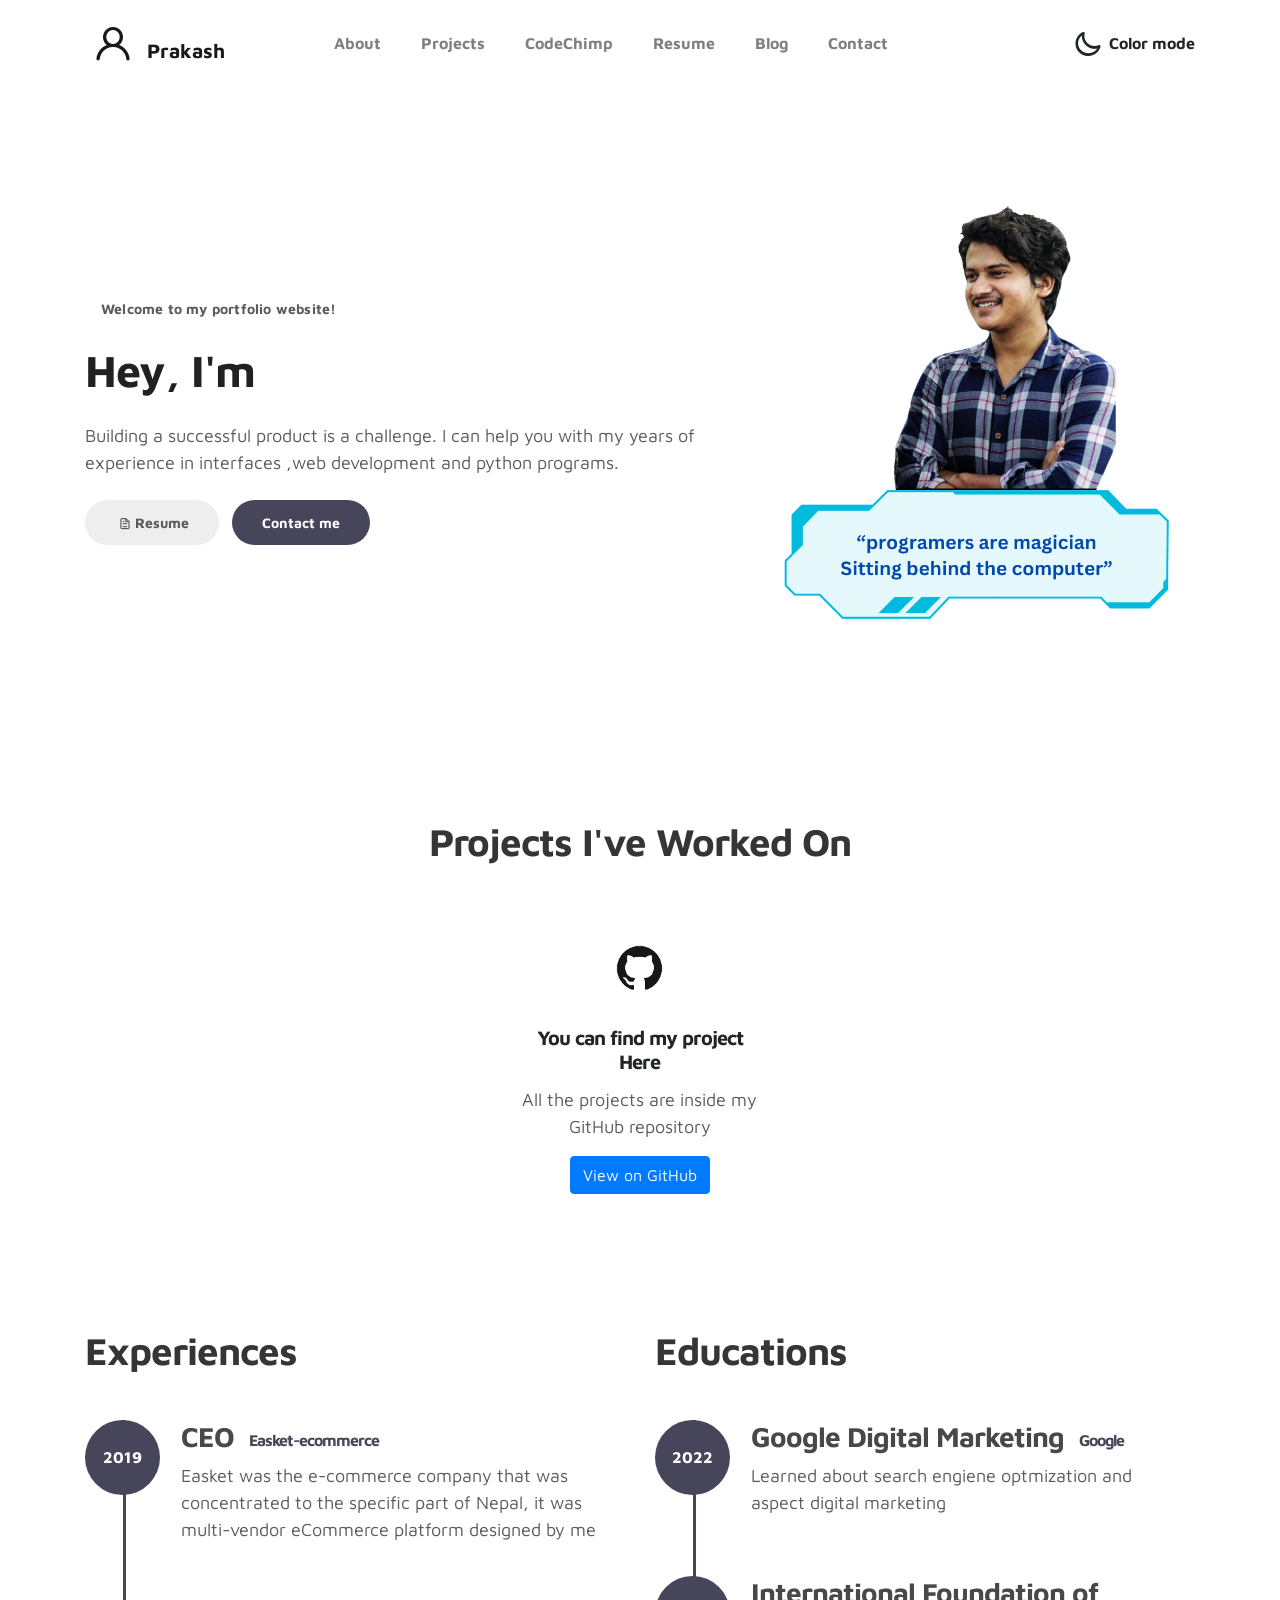
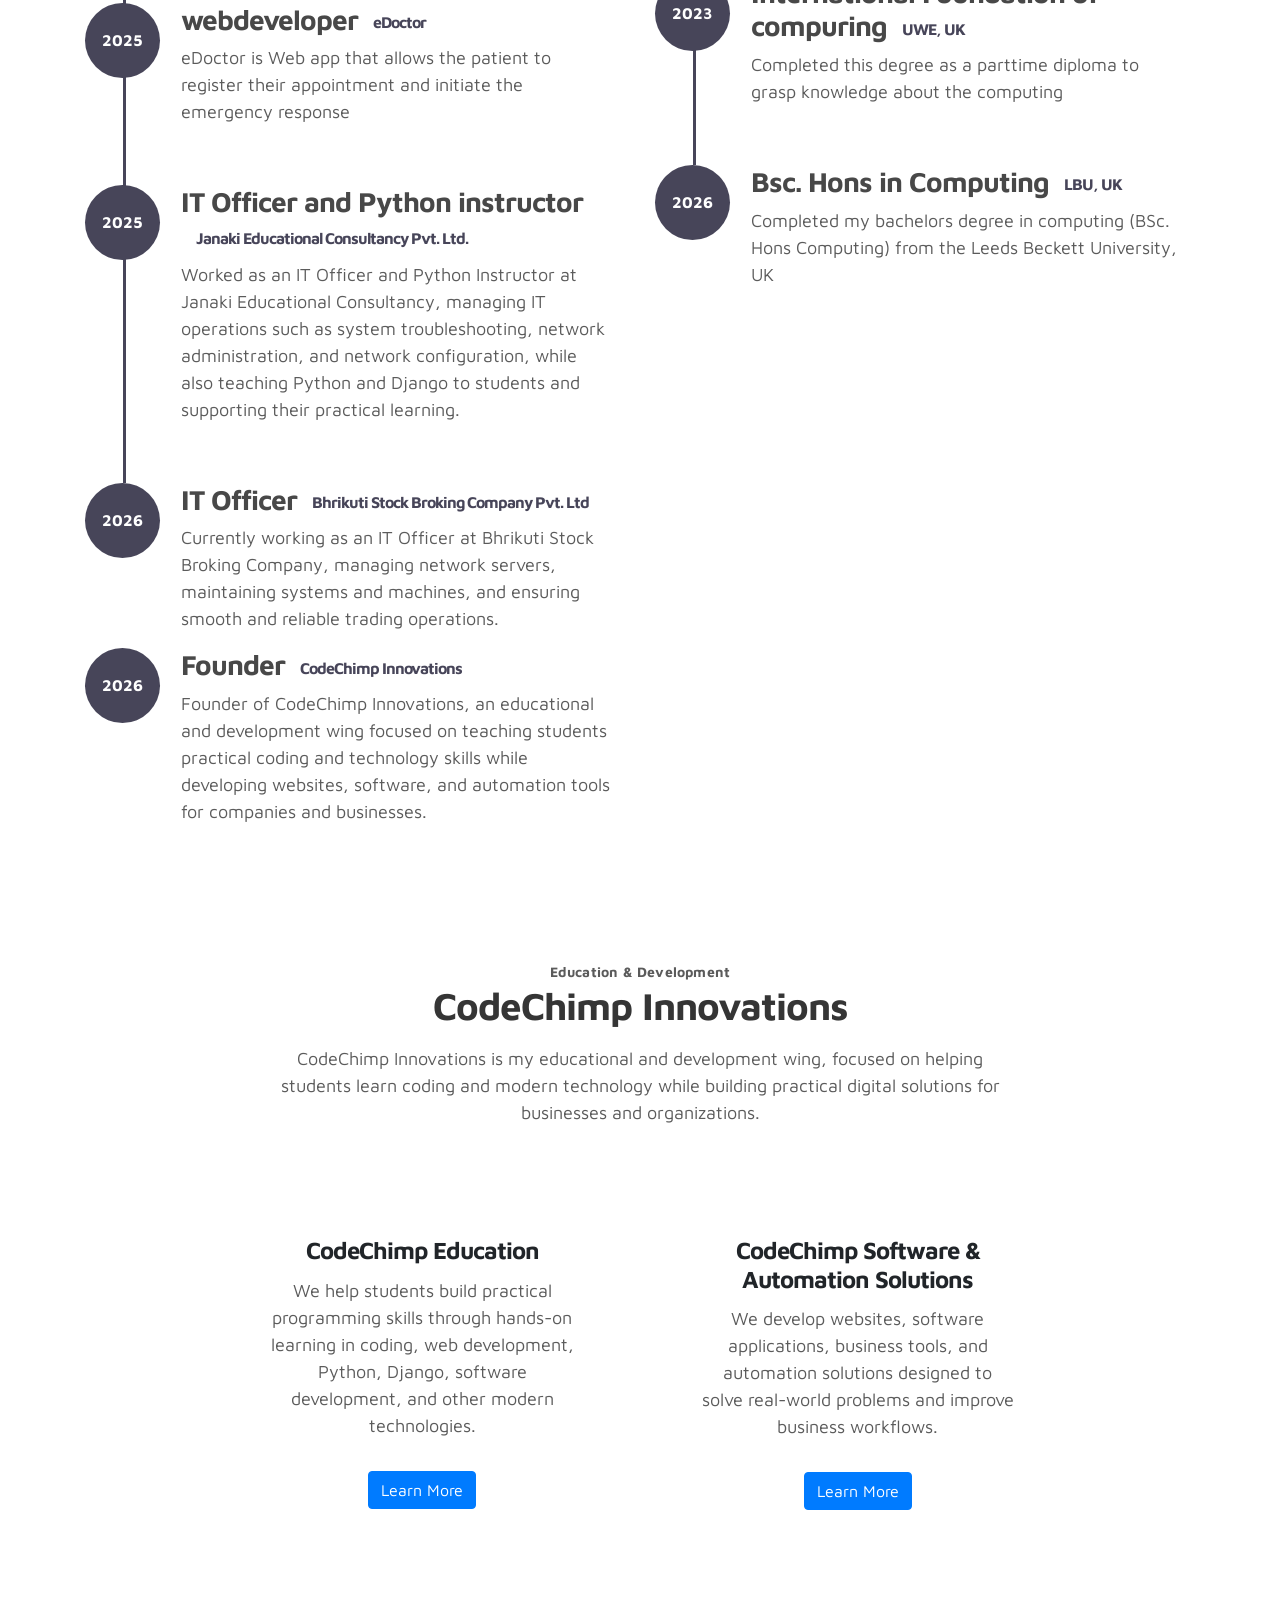
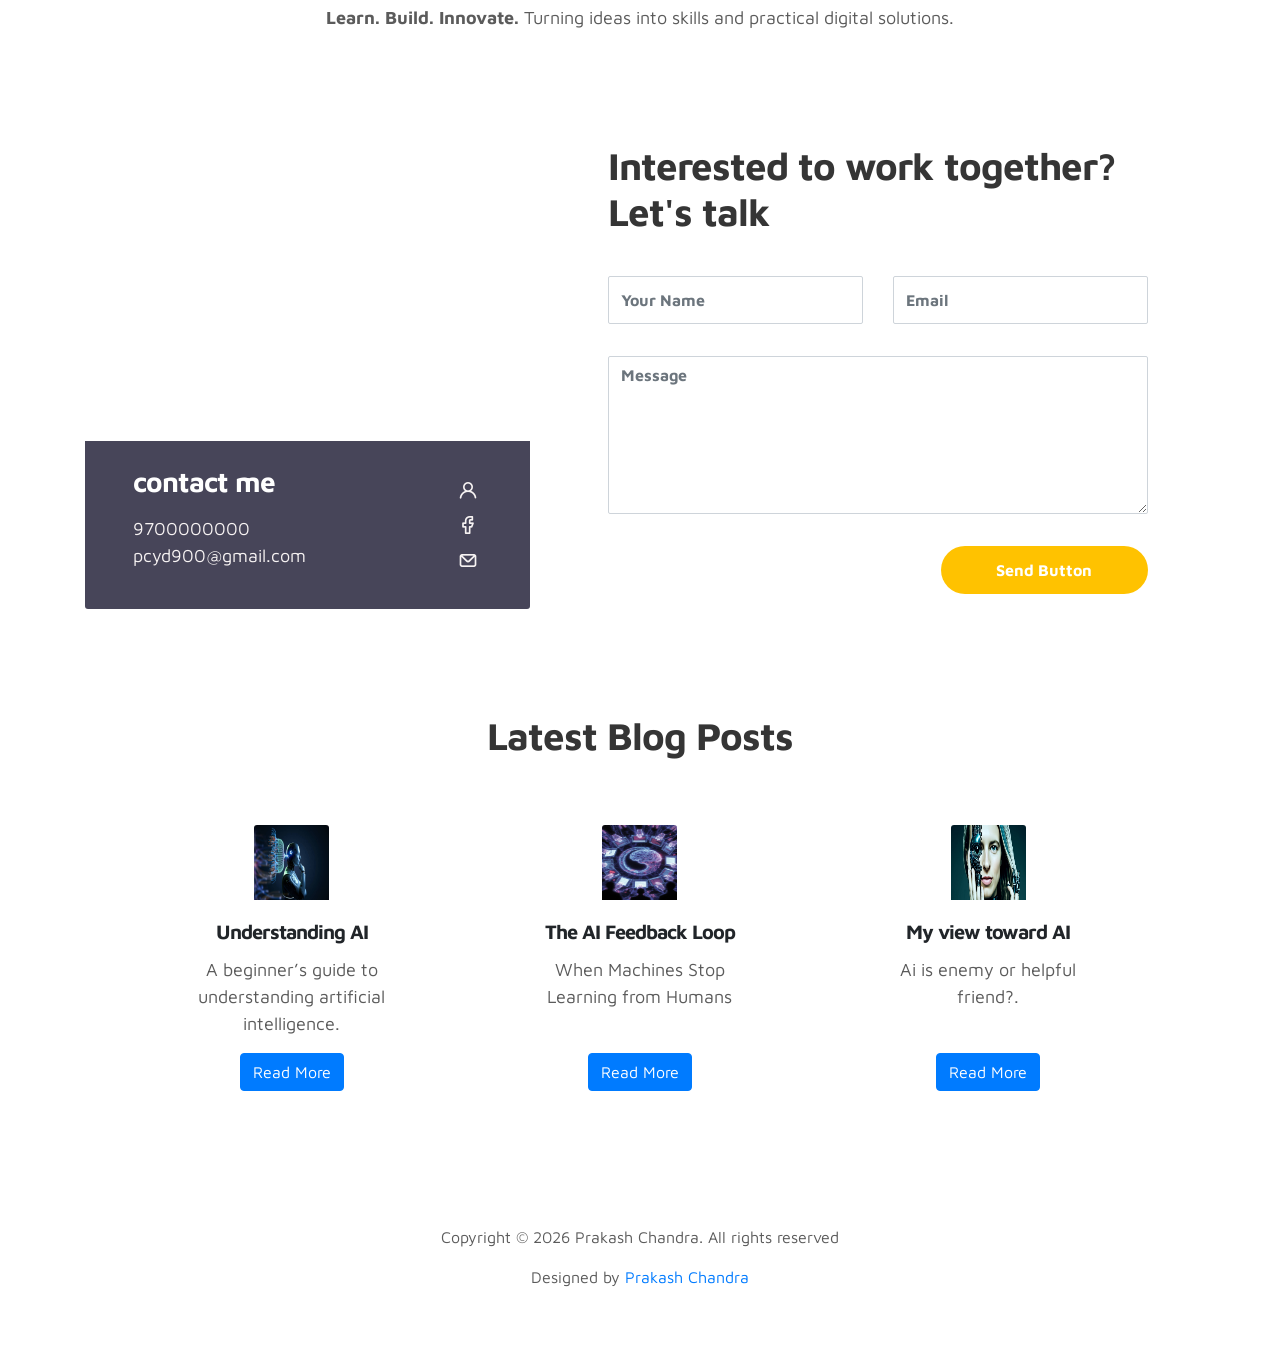
<file: index.html>
<!doctype html>
<html lang="en">
  <head>
    <meta charset="utf-8">
    <meta name="viewport" content="width=device-width, initial-scale=1, shrink-to-fit=no">
    <meta name="description" content="Prakash Chandra - Programmer, IT Officer, and Founder of CodeChimp Innovations">
    <meta name="author" content="">

    <title>Prakash</title>

    <link rel="stylesheet" href="css/bootstrap.min.css">
    <link rel="stylesheet" href="css/unicons.css">
    <link rel="stylesheet" href="css/owl.carousel.min.css">
    <link rel="stylesheet" href="css/owl.theme.default.min.css">
    <link rel="stylesheet" href="css/styles.css">

    <!-- MAIN STYLE -->
    <link rel="stylesheet" href="css/tooplate-style.css">
    
<!-- Prakash chandra

-->
  </head>
  <body>

    <!-- MENU -->
    <nav class="navbar navbar-expand-sm navbar-light ">
        <div class="container">
            <a class="navbar-brand" href="index.html"><i class='uil uil-user'></i> Prakash</a>

            <button class="navbar-toggler" type="button" data-toggle="collapse" data-target="#navbarNav" aria-controls="navbarNav" aria-expanded="false"
                aria-label="Toggle navigation">
                <span class="navbar-toggler-icon"></span>
                <span class="navbar-toggler-icon"></span>
                <span class="navbar-toggler-icon"></span>
            </button>

            <div class="collapse navbar-collapse" id="navbarNav">
                <ul class="navbar-nav mx-auto">
                    <li class="nav-item">
                        <a href="#about" class="nav-link"><span data-hover="About">About</span></a>
                    </li>
                    <li class="nav-item">
                        <a href="#project" class="nav-link"><span data-hover="Projects">Projects</span></a>
                    </li>
                    <li class="nav-item">
                        <a href="codechimp.html" class="nav-link"><span data-hover="CodeChimp">CodeChimp</span></a>
                    </li>
                    <li class="nav-item">
                        <a href="#resume" class="nav-link"><span data-hover="Resume">Resume</span></a>
                    </li>
                    <li class="nav-item">
                      <a href="#blog" class="nav-link"><span data-hover="Blog">Blog</span></a>
                    </li>
                    <li class="nav-item">
                        <a href="#contact" class="nav-link"><span data-hover="Contact">Contact</span></a>
                    </li>
                </ul>

                <ul class="navbar-nav ml-lg-auto">
                    <div class="ml-lg-4">
                      <div class="color-mode d-lg-flex justify-content-center align-items-center">
                        <i class="color-mode-icon"></i>
                        Color mode
                      </div>
                    </div>
                </ul>
            </div>
        </div>
    </nav>

    <!-- ABOUT -->
    <section class="about full-screen d-lg-flex justify-content-center align-items-center" id="about">
        <div class="container">
            <div class="row">
                
                <div class="col-lg-7 col-md-12 col-12 d-flex align-items-center">
                    <div class="about-text">
                        <small class="small-text">Welcome to <span class="mobile-block">my portfolio website!</span></small>
                        <h1 class="animated animated-text">
                            <span class="mr-2">Hey, I'm</span>
                                <div class="animated-info">
                                    <span class="animated-item">Prakash</span>
                                    <span class="animated-item">Programmer</span>
                                    <span class="animated-item">IT Officer</span>
                                </div>
                        </h1>

                        <p>Building a successful product is a challenge. I can help you with my years of  experience in interfaces ,web development and python programs.</p>
                        
                        <div class="custom-btn-group mt-4">
                          <a href="#resume" class="btn mr-lg-2 custom-btn"><i class='uil uil-file-alt'></i>Resume</a>
                          <a href="#contact" class="btn custom-btn custom-btn-bg custom-btn-link">Contact me</a>
                        </div>
                    </div>
                </div>

                <div class="col-lg-5 col-md-12 col-12">
                    <div class="about-image svg">
                        <img src="images/project/main_image.PNG" class="img-fluid" alt="svg image">
                    </div>
                </div>

            </div>
        </div>
    </section>
<!-- PROJECTS -->
<section class="project py-5 d-flex justify-content-center align-items-center" id="project">
  <div class="container">
      <div class="row justify-content-center">
          <div class="col-lg-11 text-center mx-auto col-12">
              <div class="col-lg-8 mx-auto mb-5">
                  <h2>Projects I've Worked On</h2>
              </div>

              <div class="row justify-content-center">
                  <!-- Project Card 1 -->
                  <div class="col-12 col-md-6 col-lg-4 d-flex justify-content-center">
                      <div class="card glow-card h-100 text-center p-3"> <!-- Added glow-card class -->
                          <img src="images/project/github.png" 
                               class="card-img-top mx-auto img-fluid" 
                               alt="Project 1" 
                               style="height:75px; width: 75px;">
                          <div class="card-body d-flex flex-column align-items-center">
                              <h5 class="card-title">You can find my project Here</h5>
                              <p class="card-text text-center">All the projects are inside my GitHub repository</p>
                              <div class="mt-auto">
                                  <a href="https://github.com/Prakash-Chandra-Yadav?tab=repositories" 
                                     class="btn btn-primary" 
                                     target="_blank">
                                      <i class="uil uil-github"></i> View on GitHub
                                  </a>
                              </div>
                          </div>
                      </div>
                  </div> 
              </div>
          </div>
      </div>
  </div>
</section>


    <!-- FEATURES -->
    <section class="resume py-5 d-lg-flex justify-content-center align-items-center" id="resume">
        <div class="container">
            <div class="row">

                <div class="col-lg-6 col-12">
                  <h2 class="mb-4">Experiences</h2>

                    <div class="timeline">
                        <div class="timeline-wrapper">
                             <div class="timeline-yr">
                                  <span>2019</span>
                             </div>
                             <div class="timeline-info">
                                  <h3><span>CEO</span><small>Easket-ecommerce</small></h3>
                                  <p>Easket was the e-commerce company that was concentrated to the specific part of Nepal, it was multi-vendor eCommerce platform designed by me</p>
                             </div>
                        </div>

                        <div class="timeline-wrapper">
                            <div class="timeline-yr">
                                <span>2025</span>
                            </div>
                            <div class="timeline-info">
                                <h3><span>webdeveloper</span><small>eDoctor</small></h3>
                                <p>eDoctor is Web app that allows the patient to register their  appointment and initiate the emergency response</p>
                            </div>
                        </div>

                        <div class="timeline-wrapper">
                            <div class="timeline-yr">
                                <span>2025</span>
                            </div>
                            <div class="timeline-info">
                                <h3><span>IT Officer and Python instructor</span><small>Janaki Educational Consultancy Pvt. Ltd.</small></h3>
                                <p>Worked as an IT Officer and Python Instructor at Janaki Educational Consultancy, managing IT operations such as system troubleshooting, network administration, and network configuration, while also teaching Python and Django to students and supporting their practical learning.</p>
                            </div>
                        </div>

                                                <div class="timeline-wrapper">
                            <div class="timeline-yr">
                                <span>2026 (Now)</span>
                            </div>
                            <div class="timeline-info">
                                <h3><span>IT Officer</span><small>Bhrikuti Stock Broking Company Pvt. Ltd</small></h3>
                                <p>Currently working as an IT Officer at Bhrikuti Stock Broking Company, managing network servers, maintaining systems and machines, and ensuring smooth and reliable trading operations.</p>
                            </div>

                            <div class="timeline-yr">
                                <span>2026 (Now)</span>
                            </div>
                            <div class="timeline-info">
                                <h3><span>Founder</span><small>CodeChimp Innovations</small></h3>
                                <p>Founder of CodeChimp Innovations, an educational and development wing focused on teaching students practical coding and technology skills while developing websites, software, and automation tools for companies and businesses.</p>
                            </div>
                        </div>
                    </div>
                </div>

                <div class="col-lg-6 col-12">
                  <h2 class="mb-4 mobile-mt-2">Educations</h2>

                    <div class="timeline">

                        <div class="timeline-wrapper">
                            <div class="timeline-yr">
                                <span>2022</span>
                            </div>
                            <div class="timeline-info">
                                <h3><span>Google Digital Marketing</span><small>Google</small></h3>
                                <p> Learned about search engiene optmization and aspect digital marketing</p>
                            </div>
                        </div>

                        <div class="timeline-wrapper">
                          <div class="timeline-yr">
                               <span>2023</span>
                          </div>
                          <div class="timeline-info">
                               <h3><span>International Foundation of compuring</span><small>UWE, UK</small></h3>
                               <p>Completed this degree as a parttime diploma to grasp knowledge about the computing</p>
                          </div>
                        </div>
                        
                        <div class="timeline-wrapper">
                            <div class="timeline-yr">
                                <span>2026</span>
                            </div>
                            <div class="timeline-info">
                                <h3><span>Bsc. Hons in Computing</span><small>LBU, UK</small></h3>
                                <p>Completed my bachelors degree in computing (BSc. Hons Computing) from the Leeds Beckett University, UK</p>
                            </div>
                        </div>
                        

                    </div>
                </div>
                
            </div>
        </div>
    </section>

<!-- CODECHIMP INNOVATIONS -->
<section class="py-5 d-flex justify-content-center align-items-center" id="codechimp">
    <div class="container">
        <div class="row justify-content-center">
            <div class="col-lg-11 text-center mx-auto col-12">
                <div class="col-lg-9 mx-auto mb-5">
                    <small class="small-text">Education & Development</small>
                    <h2>CodeChimp Innovations</h2>
                    <p class="mt-3">
                        CodeChimp Innovations is my educational and development wing,
                        focused on helping students learn coding and modern technology
                        while building practical digital solutions for businesses and organizations.
                    </p>
                </div>

                <div class="row justify-content-center">
                    <!-- Education -->
                    <div class="col-12 col-md-6 col-lg-5 mb-4 d-flex justify-content-center">
                        <div class="card glow-card h-100 text-center p-4">
                            <div class="mb-3">
                                <i class="uil uil-graduation-cap" style="font-size: 45px;"></i>
                            </div>
                            <div class="card-body">
                                <h4 class="card-title">CodeChimp Education</h4>
                                <p class="card-text">
                                    We help students build practical programming skills through
                                    hands-on learning in coding, web development, Python, Django,
                                    software development, and other modern technologies.
                                </p>
                                <a href="codechimpeducation.html" class="btn btn-primary mt-3">
                                    Learn More
                                </a>
                            </div>
                        </div>
                    </div>

                    <!-- Development -->
                    <div class="col-12 col-md-6 col-lg-5 mb-4 d-flex justify-content-center">
                        <div class="card glow-card h-100 text-center p-4">
                            <div class="mb-3">
                                <i class="uil uil-brackets-curly" style="font-size: 45px;"></i>
                            </div>
                            <div class="card-body">
                                <h4 class="card-title">CodeChimp Software & Automation Solutions</h4>
                                <p class="card-text">
                                    We develop websites, software applications, business tools,
                                    and automation solutions designed to solve real-world
                                    problems and improve business workflows.
                                </p>
                                <a href="codechimpinnovation.html" class="btn btn-primary mt-3">
                                    Learn More
                                </a>
                            </div>
                        </div>
                    </div>
                </div>

                <div class="mt-4">
                    <p>
                        <strong>Learn. Build. Innovate.</strong>
                        Turning ideas into skills and practical digital solutions.
                    </p>
                </div>
            </div>
        </div>
    </div>
</section>

    <!-- CONTACT -->
    <section class="contact py-5" id="contact">
      <div class="container">
        <div class="row">
          
          <div class="col-lg-5 mr-lg-5 col-12">
            <div class="google-map w-100">
              <iframe src="https://www.google.com/maps/embed?pb=!1m18!1m12!1m3!1d12088.558402180099!2d-73.99373482142036!3d40.75895421922642!2m3!1f0!2f0!3f0!3m2!1i1024!2i768!4f13.1!3m3!1m2!1s0x89c25855b8fb3083%3A0xa0f9aef176042a5c!2sTheater+District%2C+New+York%2C+NY%2C+USA!5e0!3m2!1sen!2smm!4v1549875377188" width="400" height="300" frameborder="0" style="border:0" allowfullscreen></iframe>
            </div>

            <div class="contact-info d-flex justify-content-between align-items-center py-4 px-lg-5">
                <div class="contact-info-item">
                  <h3 class="mb-3 text-white">contact me</h3>
                  <p class="footer-text mb-0">9700000000</p>
                  <p><a href="mailto:pcyd900@gmail.com">pcyd900@gmail.com</a></p>
                </div>

                <ul class="social-links">
                     <li><a href="linkedin.com" class="uil uil-user" data-toggle="tooltip" data-placement="left" title="Linkedin"></a></li>
                     <li><a href="facebook.com" class="uil uil-facebook" data-toggle="tooltip" data-placement="left" title="Facebook"></a></li>
                     <li><a href="gmail.com" class="uil uil-envelope" data-toggle="tooltip" data-placement="left" title="gmail"></a></li>
                </ul>
            </div>
          </div>

          <div class="col-lg-6 col-12">
            <div class="contact-form">
              <h2 class="mb-4">Interested to work together? Let's talk</h2>

              <form action="" method="get">
                <div class="row">
                  <div class="col-lg-6 col-12">
                    <input type="text" class="form-control" name="name" placeholder="Your Name" id="name">
                  </div>

                  <div class="col-lg-6 col-12">
                    <input type="email" class="form-control" name="email" placeholder="Email" id="email">
                  </div>

                  <div class="col-12">
                    <textarea name="message" rows="6" class="form-control" id="message" placeholder="Message"></textarea>
                  </div>

                  <div class="ml-lg-auto col-lg-5 col-12">
                    <input type="submit" class="form-control submit-btn" value="Send Button">
                  </div>
                </div>
              </form>
            </div>
          </div>

        </div>
      </div>
    </section>

     
    <!-- BLOG -->
<section class="blog py-5 d-flex justify-content-center align-items-center" id="blog">
  <div class="container">
      <div class="row justify-content-center">
          <div class="col-lg-11 text-center mx-auto col-12">
              <div class="col-lg-8 mx-auto mb-5">
                  <h2>Latest Blog Posts</h2>
              </div>

              <div class="row">
                  <!-- Blog Card 1 -->
                  <div class="col-12 col-md-6 col-lg-4 d-flex justify-content-center">
                      <div class="card glow-card h-100 text-center p-3"> <!-- Added glow-card class -->
                          <img src="images/project/ai.jpg" 
                               class="card-img-top mx-auto img-fluid" 
                               alt="Blog 1" 
                               style="height:75px; width: 75px;">
                          <div class="card-body d-flex flex-column align-items-center">
                              <h5 class="card-title">Understanding AI</h5>
                              <p class="card-text text-center">A beginner’s guide to understanding artificial intelligence.</p>
                              <div class="mt-auto">
                                  <a href="ai.html" 
                                     class="btn btn-primary" 
                                     target="_blank">
                                      Read More
                                  </a>
                              </div>
                          </div>
                      </div>
                  </div> 

                  <!-- Blog Card 2 -->
                  <div class="col-12 col-md-6 col-lg-4 d-flex justify-content-center">
                      <div class="card glow-card h-100 text-center p-3">
                          <img src="images/project/mad.jpg" 
                               class="card-img-top mx-auto img-fluid" 
                               alt="Blog 2" 
                               style="height:75px; width: 75px;">
                          <div class="card-body d-flex flex-column align-items-center">
                              <h5 class="card-title">The AI Feedback Loop</h5>
                              <p class="card-text text-center">When Machines Stop Learning from Humans</p>
                              <div class="mt-auto">
                                  <a href="MAD.html" 
                                     class="btn btn-primary" 
                                     target="_blank">
                                      Read More
                                  </a>
                              </div>
                          </div>
                      </div>
                  </div>

                  <!-- Blog Card 3 -->
                  <div class="col-12 col-md-6 col-lg-4 d-flex justify-content-center">
                      <div class="card glow-card h-100 text-center p-3">
                          <img src="images/project/aif.jpg" 
                               class="card-img-top mx-auto img-fluid" 
                               alt="Blog 3" 
                               style="height:75px; width: 75px;">
                          <div class="card-body d-flex flex-column align-items-center">
                              <h5 class="card-title">My view toward AI</h5>
                              <p class="card-text text-center">Ai is enemy or helpful friend?.</p>
                              <div class="mt-auto">
                                  <a href="ai.html" 
                                     class="btn btn-primary" 
                                     target="_blank">
                                      Read More
                                  </a>
                              </div>
                          </div>
                      </div>
                  </div> 
              </div>
          </div>
      </div>
  </div>
</section>


    <!-- FOOTER -->
     <footer class="footer py-5">
          <div class="container">
               <div class="row">

                    <div class="col-lg-12 col-12">                                
                        <p class="copyright-text text-center">Copyright &copy; 2026 Prakash Chandra. All rights reserved</p>
                        <p class="copyright-text text-center">Designed by <a rel="nofollow" href="https://www.prakashchandra.com.np">Prakash Chandra</a></p>
                    </div>
                    
               </div>
          </div>
     </footer>

    <script src="js/jquery-3.3.1.min.js"></script>
    <script src="js/popper.min.js"></script>
    <script src="js/bootstrap.min.js"></script>
    <script src="js/Headroom.js"></script>
    <script src="js/jQuery.headroom.js"></script>
    <script src="js/owl.carousel.min.js"></script>
    <script src="js/smoothscroll.js"></script>
    <script src="js/custom.js"></script>

  </body>
</html>
</file>
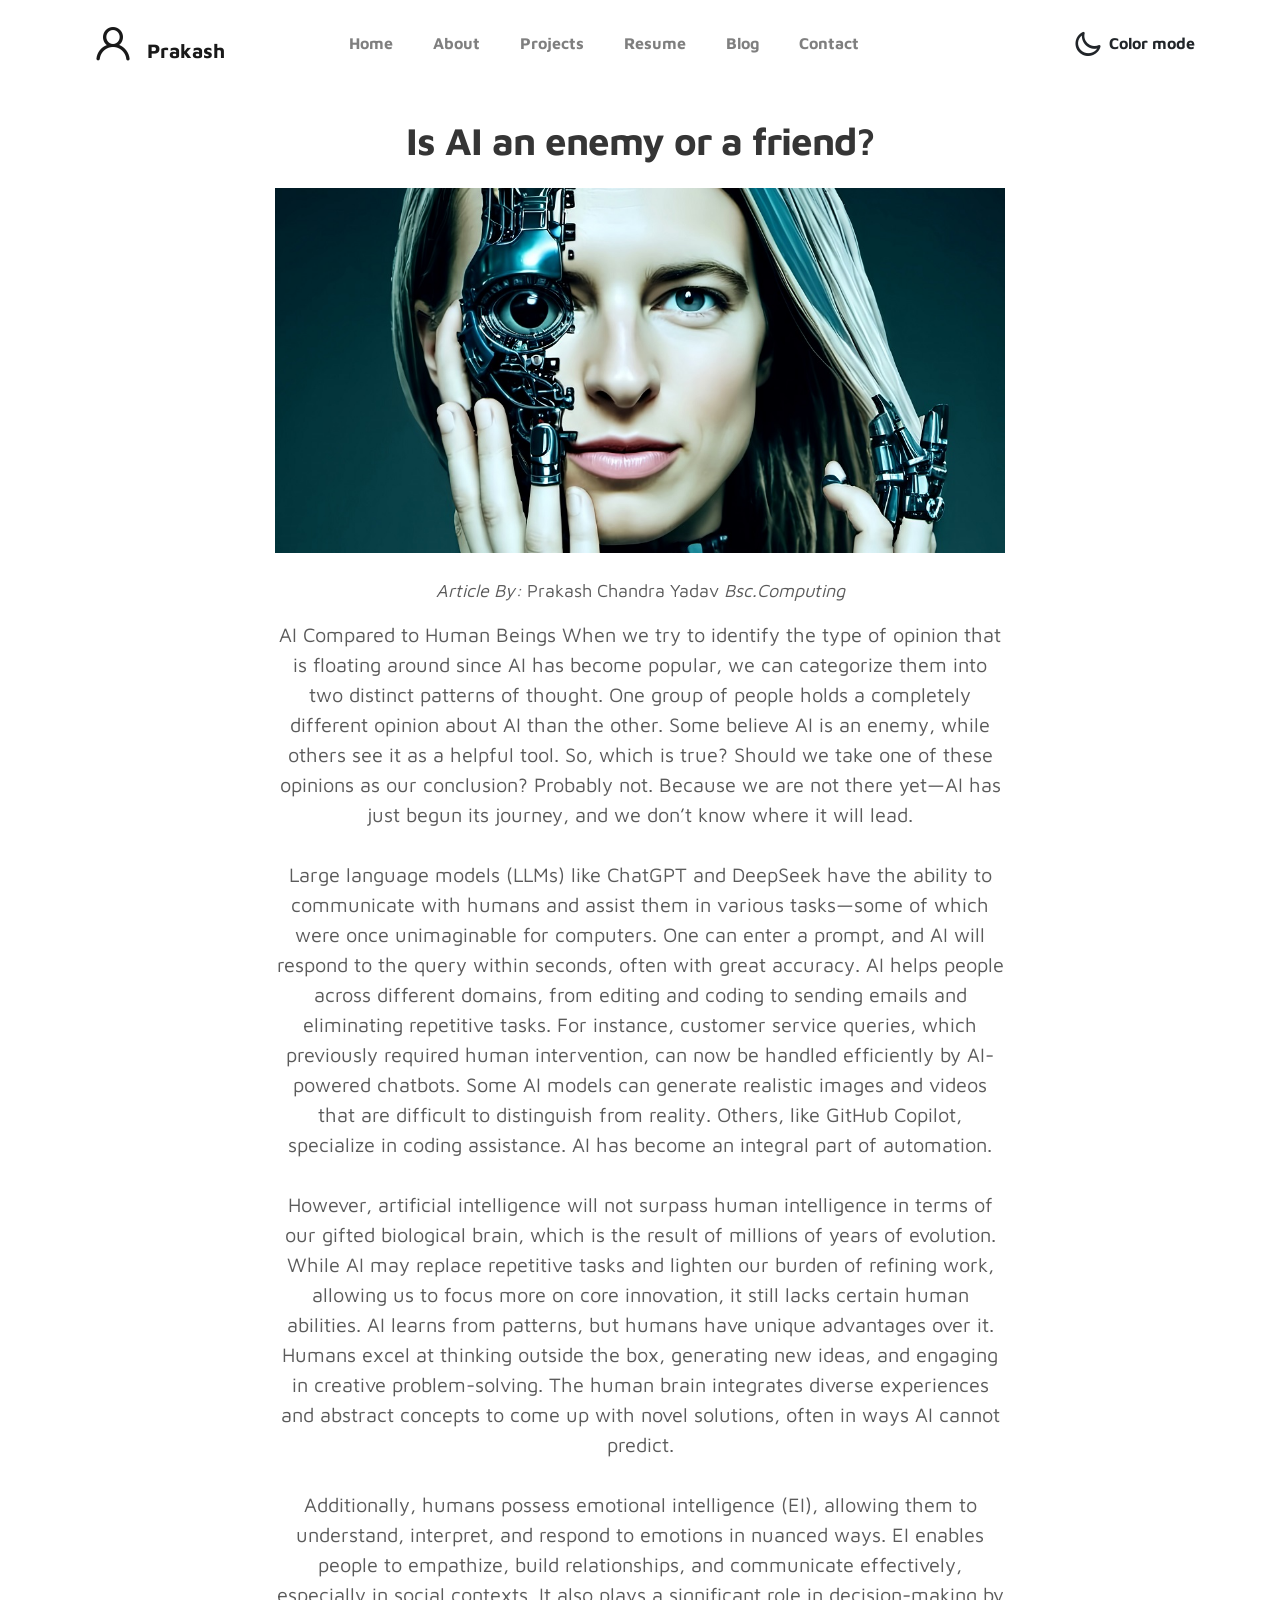
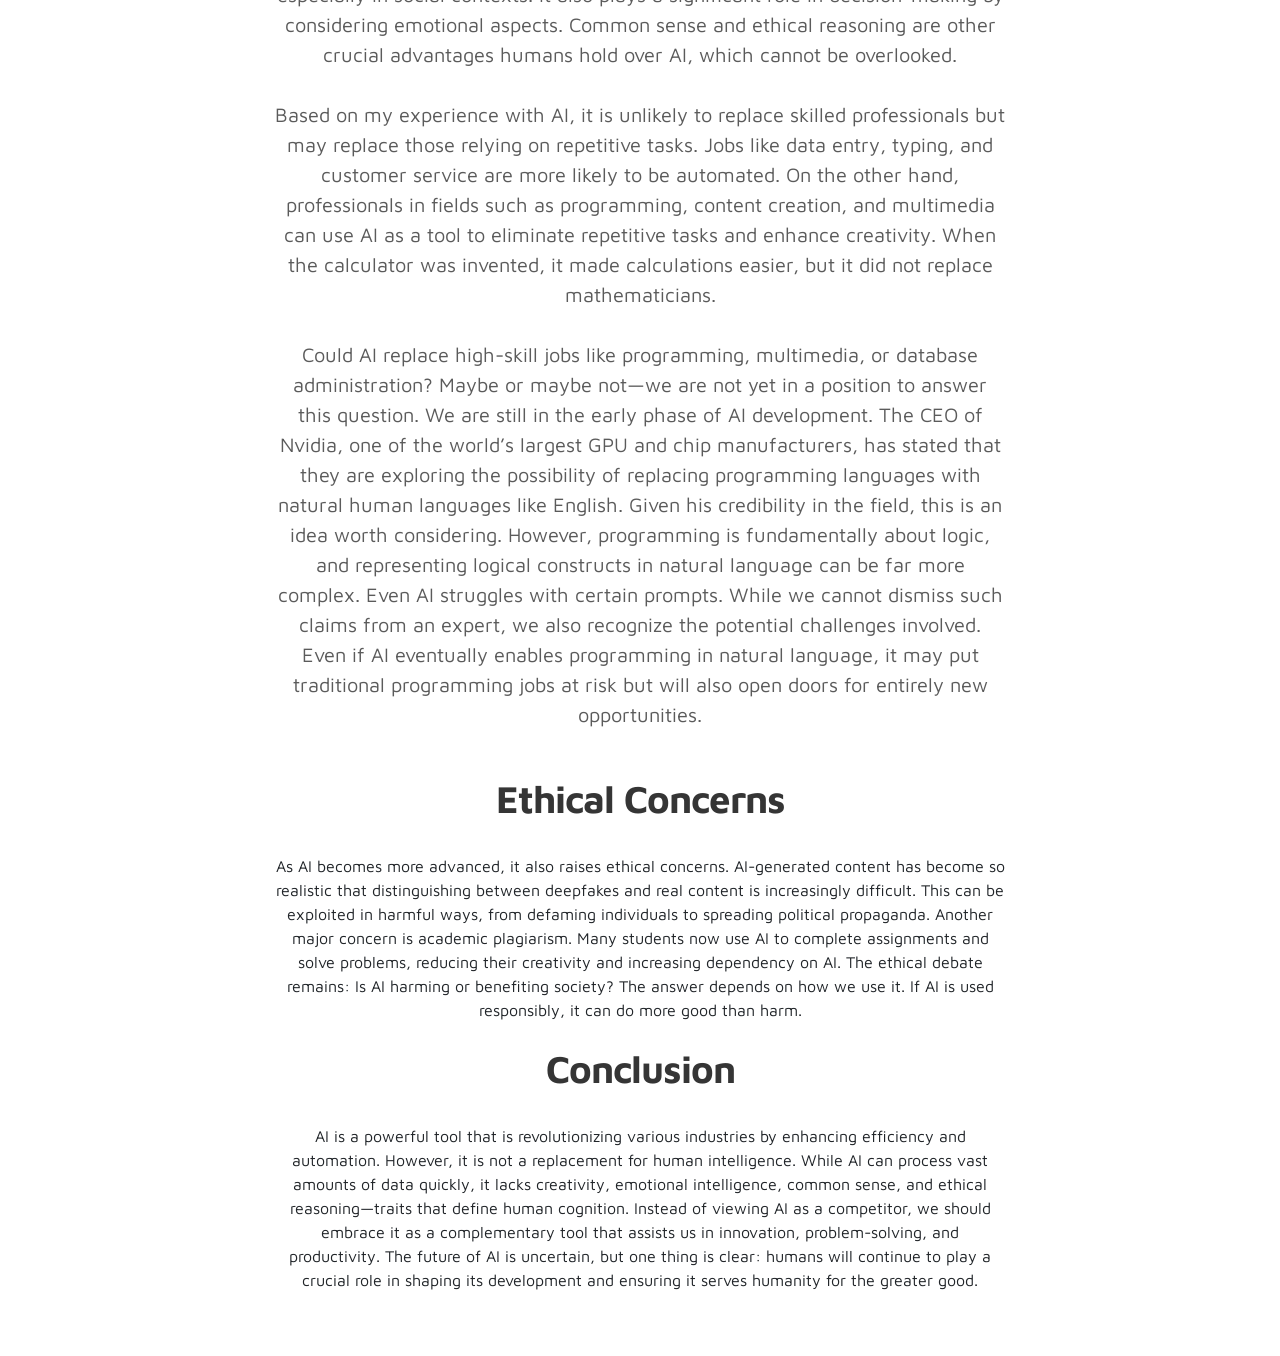
<file: ai.html>
<!doctype html>
<html lang="en">
  <head>
    <meta charset="utf-8">
    <meta name="viewport" content="width=device-width, initial-scale=1, shrink-to-fit=no">
    <meta name="description" content="Blog Page">
    <meta name="author" content="">

    <title>Is AI an enemy or a friend? ?, Article: Prakash Chandra</title>

    <link rel="stylesheet" href="css/bootstrap.min.css">
    <link rel="stylesheet" href="css/unicons.css">
    <link rel="stylesheet" href="css/owl.carousel.min.css">
    <link rel="stylesheet" href="css/owl.theme.default.min.css">
    <link rel="stylesheet" href="css/styles.css">

    <!-- MAIN STYLE -->
    <link rel="stylesheet" href="css/tooplate-style.css">
  </head>
  <body>
    
<!-- MENU -->
<nav class="navbar navbar-expand-sm navbar-light ">
    <div class="container">
        <a class="navbar-brand" href="index.html"><i class='uil uil-user'></i> Prakash</a>

        <button class="navbar-toggler" type="button" data-toggle="collapse" data-target="#navbarNav" aria-controls="navbarNav" aria-expanded="false"
            aria-label="Toggle navigation">
            <span class="navbar-toggler-icon"></span>
            <span class="navbar-toggler-icon"></span>
            <span class="navbar-toggler-icon"></span>
        </button>

        <div class="collapse navbar-collapse" id="navbarNav">
            <ul class="navbar-nav mx-auto">
                <li class="nav-item">
                    <a href="index.html" class="nav-link"><span data-hover="Return">Home</span></a>
                </li>
                <li class="nav-item">
                    <a href="index.html#about" class="nav-link"><span data-hover="About">About</span></a>
                </li>
                <li class="nav-item">
                    <a href="index.html#projects" class="nav-link"><span data-hover="Projects">Projects</span></a>
                </li>
                <li class="nav-item">
                    <a href="index.html#resume" class="nav-link"><span data-hover="Resume">Resume</span></a>
                </li>
                <li class="nav-item">
                  <a href="index.html#blog" class="nav-link"><span data-hover="Blog">Blog</span></a>
                </li>
                <li class="nav-item">
                    <a href="index.html#contact" class="nav-link"><span data-hover="Contact">Contact</span></a>
                </li>
            </ul>

            <ul class="navbar-nav ml-lg-auto">
                <div class="ml-lg-4">
                  <div class="color-mode d-lg-flex justify-content-center align-items-center">
                    <i class="color-mode-icon"></i>
                    Color mode
                  </div>
                </div>
            </ul>
        </div>
    </div>
</nav>

    <!-- BLOG CONTENT -->
    <section class="blog-content py-5">
        <div class="container">
            <div class="row justify-content-center">
                <div class="col-lg-8 col-12 text-center">
                    <h2 class="mb-4">Is AI an enemy or a friend?</h2>
                    <img src="images/project/aif.jpg" class="img-fluid mb-4" alt="Blog Image">
                    <p><i>Article By:</i> Prakash Chandra Yadav <i>Bsc.Computing</i></p>
                    <p class="lead">
                        AI Compared to Human Beings
When we try to identify the type of opinion that is floating around since AI has become popular, we can categorize them into two distinct patterns of thought. One group of people holds a completely different opinion about AI than the other. Some believe AI is an enemy, while others see it as a helpful tool. So, which is true? Should we take one of these opinions as our conclusion? Probably not. Because we are not there yet—AI has just begun its journey, and we don’t know where it will lead.<br>
<br>
Large language models (LLMs) like ChatGPT and DeepSeek have the ability to communicate with humans and assist them in various tasks—some of which were once unimaginable for computers. One can enter a prompt, and AI will respond to the query within seconds, often with great accuracy. AI helps people across different domains, from editing and coding to sending emails and eliminating repetitive tasks. For instance, customer service queries, which previously required human intervention, can now be handled efficiently by AI-powered chatbots. Some AI models can generate realistic images and videos that are difficult to distinguish from reality. Others, like GitHub Copilot, specialize in coding assistance. AI has become an integral part of automation.<br>
<br>
However, artificial intelligence will not surpass human intelligence in terms of our gifted biological brain, which is the result of millions of years of evolution. While AI may replace repetitive tasks and lighten our burden of refining work, allowing us to focus more on core innovation, it still lacks certain human abilities. AI learns from patterns, but humans have unique advantages over it. Humans excel at thinking outside the box, generating new ideas, and engaging in creative problem-solving. The human brain integrates diverse experiences and abstract concepts to come up with novel solutions, often in ways AI cannot predict.<br>
<br>
Additionally, humans possess emotional intelligence (EI), allowing them to understand, interpret, and respond to emotions in nuanced ways. EI enables people to empathize, build relationships, and communicate effectively, especially in social contexts. It also plays a significant role in decision-making by considering emotional aspects. Common sense and ethical reasoning are other crucial advantages humans hold over AI, which cannot be overlooked.<br>
<br>
Based on my experience with AI, it is unlikely to replace skilled professionals but may replace those relying on repetitive tasks. Jobs like data entry, typing, and customer service are more likely to be automated. On the other hand, professionals in fields such as programming, content creation, and multimedia can use AI as a tool to eliminate repetitive tasks and enhance creativity. When the calculator was invented, it made calculations easier, but it did not replace mathematicians.<br>
<br>
Could AI replace high-skill jobs like programming, multimedia, or database administration? Maybe or maybe not—we are not yet in a position to answer this question. We are still in the early phase of AI development. The CEO of Nvidia, one of the world’s largest GPU and chip manufacturers, has stated that they are exploring the possibility of replacing programming languages with natural human languages like English. Given his credibility in the field, this is an idea worth considering. However, programming is fundamentally about logic, and representing logical constructs in natural language can be far more complex. Even AI struggles with certain prompts. While we cannot dismiss such claims from an expert, we also recognize the potential challenges involved. Even if AI eventually enables programming in natural language, it may put traditional programming jobs at risk but will also open doors for entirely new opportunities.<br>
<br>
<h2>Ethical Concerns</h2>
<br>
As AI becomes more advanced, it also raises ethical concerns. AI-generated content has become so realistic that distinguishing between deepfakes and real content is increasingly difficult. This can be exploited in harmful ways, from defaming individuals to spreading political propaganda. Another major concern is academic plagiarism. Many students now use AI to complete assignments and solve problems, reducing their creativity and increasing dependency on AI. The ethical debate remains: Is AI harming or benefiting society? The answer depends on how we use it. If AI is used responsibly, it can do more good than harm.<br>
<br>
<h2>Conclusion</h2>
<br>
AI is a powerful tool that is revolutionizing various industries by enhancing efficiency and automation. However, it is not a replacement for human intelligence. While AI can process vast amounts of data quickly, it lacks creativity, emotional intelligence, common sense, and ethical reasoning—traits that define human cognition. Instead of viewing AI as a competitor, we should embrace it as a complementary tool that assists us in innovation, problem-solving, and productivity. The future of AI is uncertain, but one thing is clear: humans will continue to play a crucial role in shaping its development and ensuring it serves humanity for the greater good.
 

                         
                        </p>
            </div>
        </div>
    </section>


    <script src="js/jquery-3.3.1.min.js"></script>
    <script src="js/popper.min.js"></script>
    <script src="js/bootstrap.min.js"></script>
    <script src="js/Headroom.js"></script>
    <script src="js/jQuery.headroom.js"></script>
    <script src="js/owl.carousel.min.js"></script>
    <script src="js/smoothscroll.js"></script>
    <script src="js/custom.js"></script>
  </body>
</html>
</file>
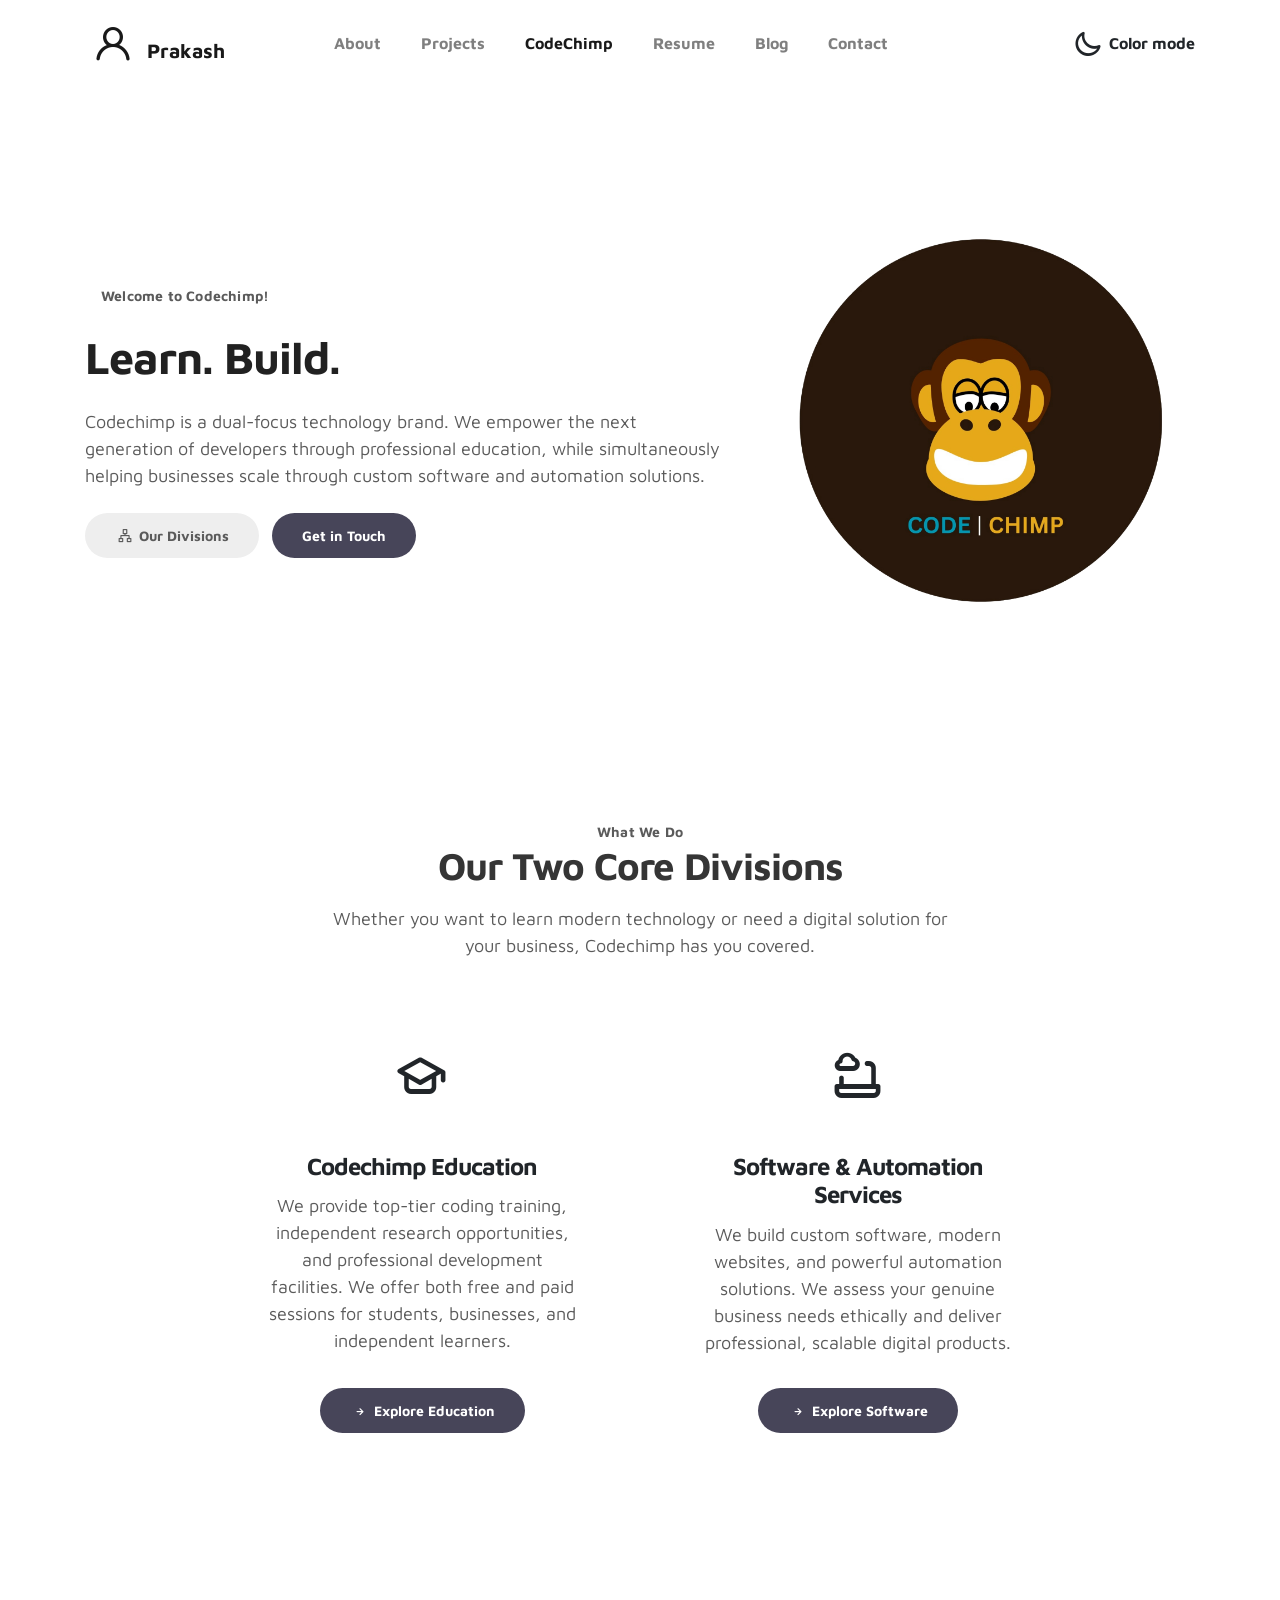
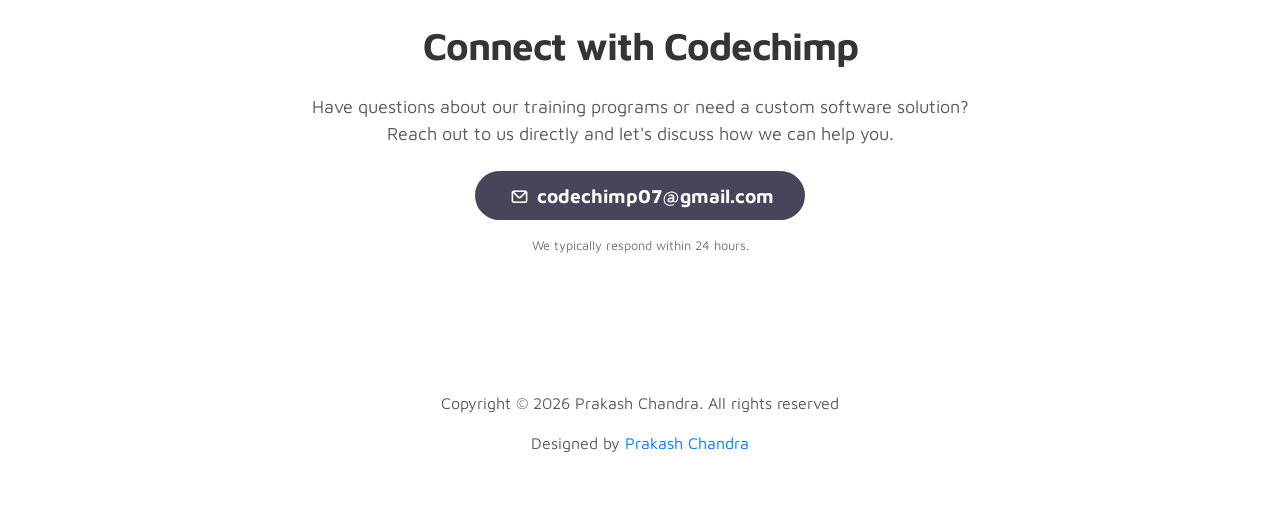
<file: codechimp.html>
<!doctype html>
<html lang="en">
  <head>
    <meta charset="utf-8">
    <meta name="viewport" content="width=device-width, initial-scale=1, shrink-to-fit=no">
    <meta name="description" content="Codechimp - Empowering students through education and transforming businesses through software development and automation.">
    <meta name="author" content="Prakash Chandra">

    <title>Codechimp | Prakash</title>

    <link rel="stylesheet" href="css/bootstrap.min.css">
    <link rel="stylesheet" href="css/unicons.css">
    <link rel="stylesheet" href="css/owl.carousel.min.css">
    <link rel="stylesheet" href="css/owl.theme.default.min.css">
    <link rel="stylesheet" href="css/styles.css">
    <link rel="stylesheet" href="css/tooplate-style.css">
  </head>
  <body>

    <!-- MENU -->
    <nav class="navbar navbar-expand-sm navbar-light">
        <div class="container">
            <a class="navbar-brand" href="index.html"><i class='uil uil-user'></i> Prakash</a>

            <button class="navbar-toggler" type="button" data-toggle="collapse" data-target="#navbarNav" aria-controls="navbarNav" aria-expanded="false"
                aria-label="Toggle navigation">
                <span class="navbar-toggler-icon"></span>
                <span class="navbar-toggler-icon"></span>
                <span class="navbar-toggler-icon"></span>
            </button>

            <div class="collapse navbar-collapse" id="navbarNav">
                <ul class="navbar-nav mx-auto">
                    <li class="nav-item">
                        <a href="index.html#about" class="nav-link"><span data-hover="About">About</span></a>
                    </li>
                    <li class="nav-item">
                        <a href="index.html#project" class="nav-link"><span data-hover="Projects">Projects</span></a>
                    </li>
                    <li class="nav-item">
                        <a href="codechimp.html" class="nav-link active"><span data-hover="CodeChimp">CodeChimp</span></a>
                    </li>
                    <li class="nav-item">
                        <a href="index.html#resume" class="nav-link"><span data-hover="Resume">Resume</span></a>
                    </li>
                    <li class="nav-item">
                      <a href="index.html#blog" class="nav-link"><span data-hover="Blog">Blog</span></a>
                    </li>
                    <li class="nav-item">
                        <a href="index.html#contact" class="nav-link"><span data-hover="Contact">Contact</span></a>
                    </li>
                </ul>

                <ul class="navbar-nav ml-lg-auto">
                    <div class="ml-lg-4">
                      <div class="color-mode d-lg-flex justify-content-center align-items-center">
                        <i class="color-mode-icon"></i>
                        Color mode
                      </div>
                    </div>
                </ul>
            </div>
        </div>
    </nav>

    <!-- CODECHIMP HERO -->
    <section class="about full-screen d-lg-flex justify-content-center align-items-center" id="codechimp-hero">
        <div class="container">
            <div class="row">
                <div class="col-lg-7 col-md-12 col-12 d-flex align-items-center">
                    <div class="about-text">
                        <small class="small-text">Welcome to <span class="mobile-block">Codechimp!</span></small>
                        <h1 class="animated animated-text">
                            <span class="mr-2">Learn. Build.</span>
                                <div class="animated-info">
                                    <span class="animated-item">Innovate.</span>
                                    <span class="animated-item">Automate.</span>
                                    <span class="animated-item">Grow.</span>
                                </div>
                        </h1>

                        <p>Codechimp is a dual-focus technology brand. We empower the next generation of developers through professional education, while simultaneously helping businesses scale through custom software and automation solutions.</p>
                        
                        <div class="custom-btn-group mt-4">
                          <a href="#divisions" class="btn mr-lg-2 custom-btn"><i class='uil uil-sitemap'></i> Our Divisions</a>
                          <a href="#contact-codechimp" class="btn custom-btn custom-btn-bg custom-btn-link">Get in Touch</a>
                        </div>
                    </div>
                </div>

                <div class="col-lg-5 col-md-12 col-12">
                    <div class="about-image svg">
                        <img src="images/project/codechimp_logo.png" class="img-fluid" alt="Codechimp Logo">
                    </div>
                </div>
            </div>
        </div>
    </section>

    <!-- DIVISIONS / SERVICES HUB -->
    <section class="project py-5 d-flex justify-content-center align-items-center" id="divisions">
        <div class="container">
            <div class="row justify-content-center">
                <div class="col-lg-11 text-center mx-auto col-12">
                    <div class="col-lg-8 mx-auto mb-5">
                        <small class="small-text">What We Do</small>
                        <h2>Our Two Core Divisions</h2>
                        <p class="mt-3">Whether you want to learn modern technology or need a digital solution for your business, Codechimp has you covered.</p>
                    </div>

                    <div class="row justify-content-center">
                        
                        <!-- Division 1: Education -->
                        <div class="col-12 col-md-6 col-lg-5 mb-4 d-flex justify-content-center">
                            <div class="card glow-card h-100 text-center p-4">
                                <div class="mb-3">
                                    <i class="uil uil-graduation-hat" style="font-size: 55px;"></i>
                                </div>
                                <div class="card-body d-flex flex-column align-items-center">
                                    <h4 class="card-title">Codechimp Education</h4>
                                    <p class="card-text">
                                        We provide top-tier coding training, independent research opportunities, and professional development facilities. We offer both free and paid sessions for students, businesses, and independent learners.
                                    </p>
                                    <div class="mt-auto pt-3">
                                        <a href="codechimpeducation.html" class="btn custom-btn custom-btn-bg custom-btn-link">
                                            <i class='uil uil-arrow-right'></i> Explore Education
                                        </a>
                                    </div>
                                </div>
                            </div>
                        </div>

                        <!-- Division 2: Software & Automation -->
                        <div class="col-12 col-md-6 col-lg-5 mb-4 d-flex justify-content-center">
                            <div class="card glow-card h-100 text-center p-4">
                                <div class="mb-3">
                                    <i class="uil uil-laptop-cloud" style="font-size: 55px;"></i>
                                </div>
                                <div class="card-body d-flex flex-column align-items-center">
                                    <h4 class="card-title">Software & Automation Services</h4>
                                    <p class="card-text">
                                        We build custom software, modern websites, and powerful automation solutions. We assess your genuine business needs ethically and deliver professional, scalable digital products.
                                    </p>
                                    <div class="mt-auto pt-3">
                                        <a href="codechimpinnovation.html" class="btn custom-btn custom-btn-bg custom-btn-link">
                                            <i class='uil uil-arrow-right'></i> Explore Software
                                        </a>
                                    </div>
                                </div>
                            </div>
                        </div>

                    </div>
                </div>
            </div>
        </div>
    </section>

    <!-- CODECHIMP CONTACT -->
    <section class="contact py-5" id="contact-codechimp">
      <div class="container">
        <div class="row justify-content-center">
          <div class="col-lg-8 col-12 text-center">
            <div class="contact-form p-4">
              <h2 class="mb-4">Connect with Codechimp</h2>
              <p class="mb-4">Have questions about our training programs or need a custom software solution? Reach out to us directly and let's discuss how we can help you.</p>
              
              <div class="d-flex flex-column align-items-center">
                <a href="mailto:codechimp07@gmail.com" class="btn custom-btn custom-btn-bg custom-btn-link mb-3" style="font-size: 1.2rem; padding: 12px 30px;">
                  <i class='uil uil-envelope'></i> codechimp07@gmail.com
                </a>
                <p class="small text-muted">We typically respond within 24 hours.</p>
              </div>

            </div>
          </div>
        </div>
      </div>
    </section>

    <!-- FOOTER -->
     <footer class="footer py-5">
          <div class="container">
               <div class="row">
                    <div class="col-lg-12 col-12">                                
                        <p class="copyright-text text-center">Copyright &copy; 2026 Prakash Chandra. All rights reserved</p>
                        <p class="copyright-text text-center">Designed by <a rel="nofollow" href="https://www.prakashchandra.com.np">Prakash Chandra</a></p>
                    </div>
               </div>
          </div>
     </footer>

    <!-- SCRIPTS -->
    <script src="js/jquery-3.3.1.min.js"></script>
    <script src="js/popper.min.js"></script>
    <script src="js/bootstrap.min.js"></script>
    <script src="js/Headroom.js"></script>
    <script src="js/jQuery.headroom.js"></script>
    <script src="js/owl.carousel.min.js"></script>
    <script src="js/smoothscroll.js"></script>
    <script src="js/custom.js"></script>

  </body>
</html>
</file>
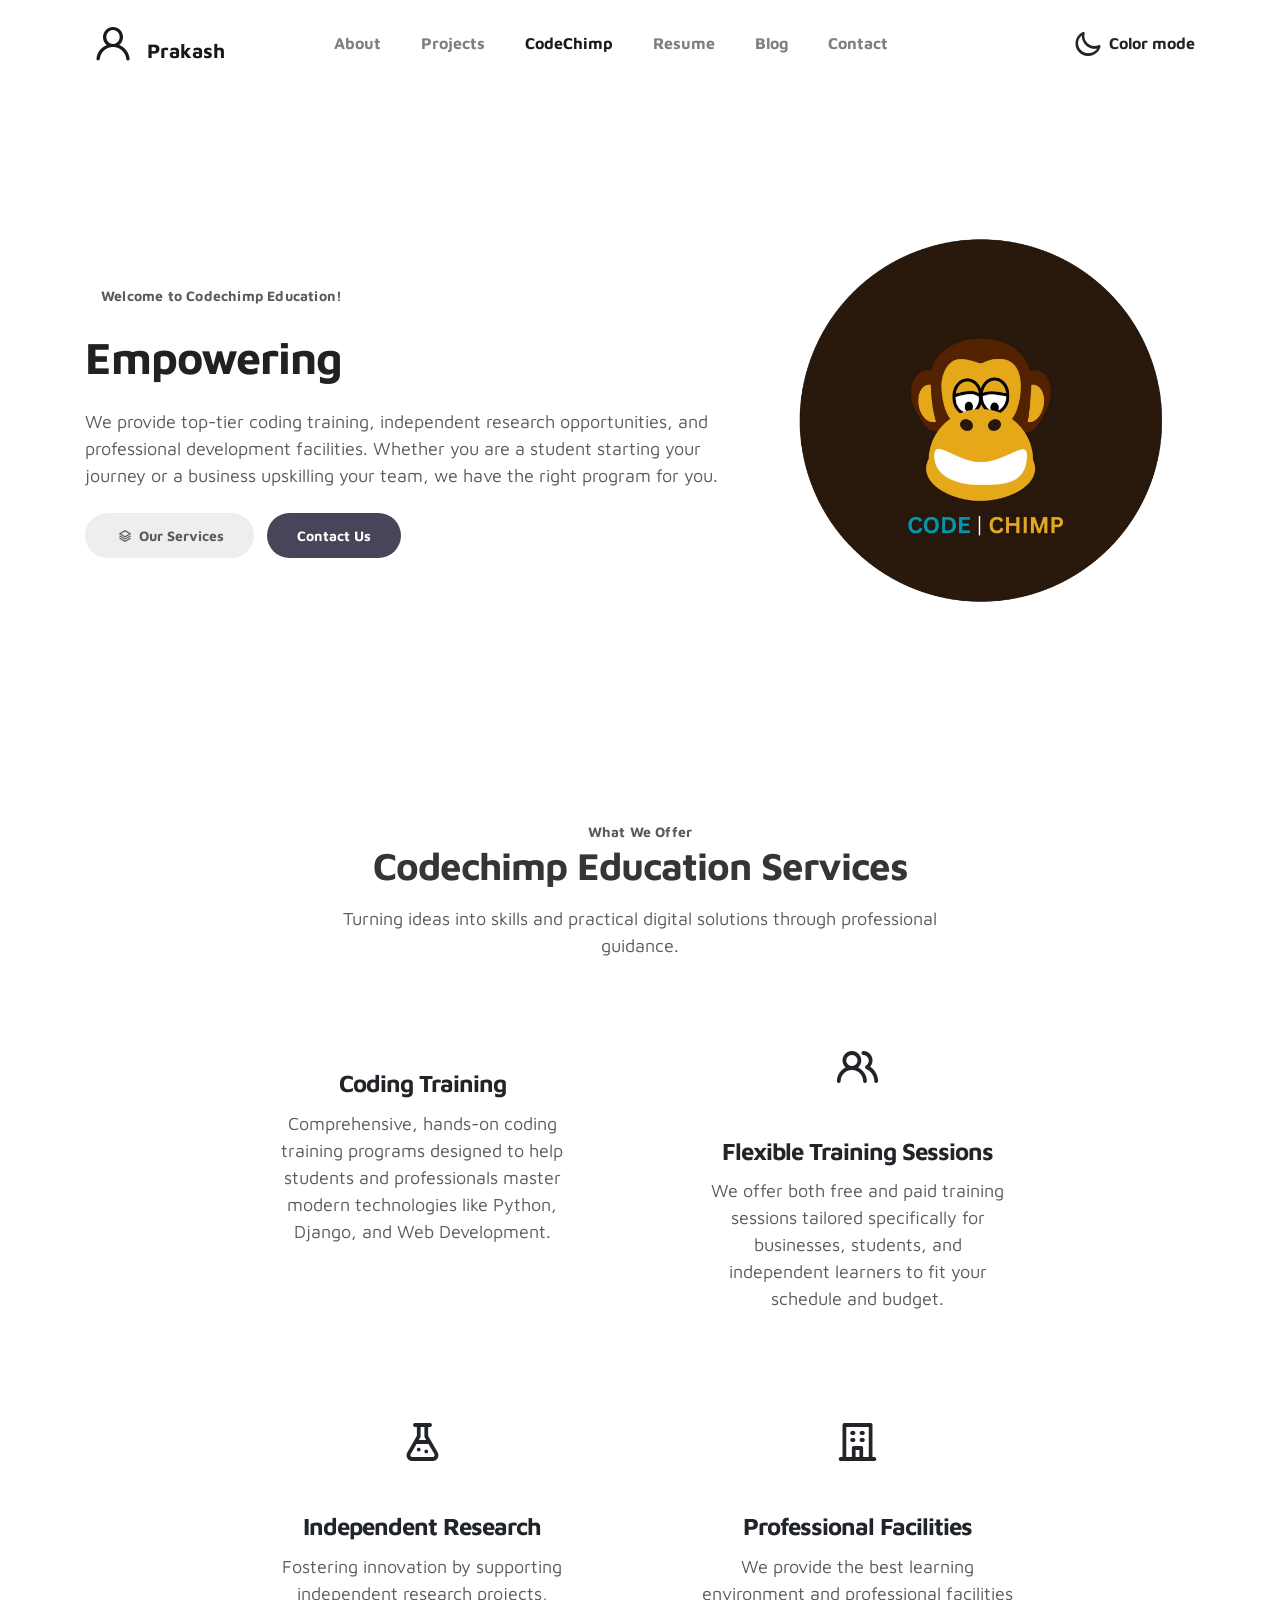
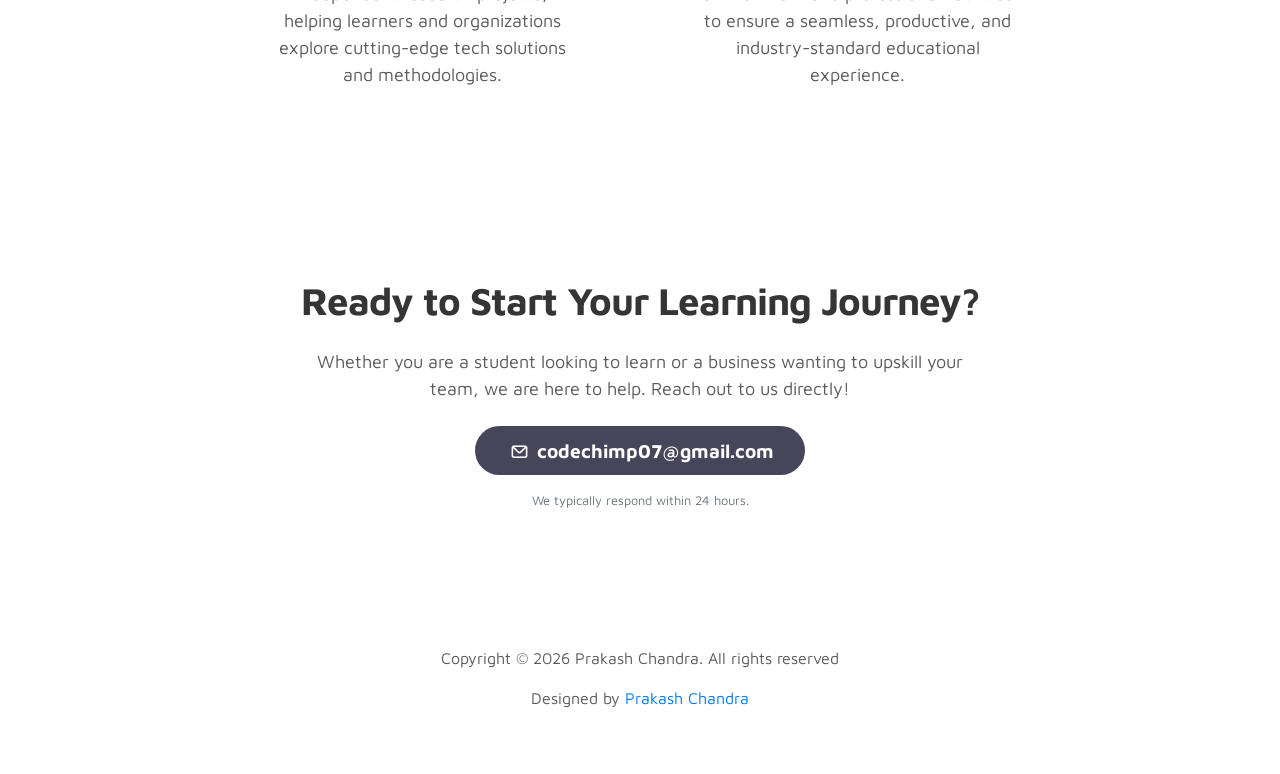
<file: codechimpeducation.html>
<!doctype html>
<html lang="en">
  <head>
    <meta charset="utf-8">
    <meta name="viewport" content="width=device-width, initial-scale=1, shrink-to-fit=no">
    <meta name="description" content="Codechimp Education - Professional coding training, free and paid sessions, and independent research for students and businesses.">
    <meta name="author" content="Prakash Chandra">

    <title>Codechimp Education | Prakash</title>

    <link rel="stylesheet" href="css/bootstrap.min.css">
    <link rel="stylesheet" href="css/unicons.css">
    <link rel="stylesheet" href="css/owl.carousel.min.css">
    <link rel="stylesheet" href="css/owl.theme.default.min.css">
    <link rel="stylesheet" href="css/styles.css">
    <link rel="stylesheet" href="css/tooplate-style.css">
  </head>
  <body>

    <!-- MENU -->
    <nav class="navbar navbar-expand-sm navbar-light">
        <div class="container">
            <a class="navbar-brand" href="index.html"><i class='uil uil-user'></i> Prakash</a>

            <button class="navbar-toggler" type="button" data-toggle="collapse" data-target="#navbarNav" aria-controls="navbarNav" aria-expanded="false"
                aria-label="Toggle navigation">
                <span class="navbar-toggler-icon"></span>
                <span class="navbar-toggler-icon"></span>
                <span class="navbar-toggler-icon"></span>
            </button>

            <div class="collapse navbar-collapse" id="navbarNav">
                <ul class="navbar-nav mx-auto">
                    <li class="nav-item">
                        <a href="index.html#about" class="nav-link"><span data-hover="About">About</span></a>
                    </li>
                    <li class="nav-item">
                        <a href="index.html#project" class="nav-link"><span data-hover="Projects">Projects</span></a>
                    </li>
                    <li class="nav-item">
                        <a href="codechimp.html" class="nav-link active"><span data-hover="CodeChimp">CodeChimp</span></a>
                    </li>
                    <li class="nav-item">
                        <a href="index.html#resume" class="nav-link"><span data-hover="Resume">Resume</span></a>
                    </li>
                    <li class="nav-item">
                      <a href="index.html#blog" class="nav-link"><span data-hover="Blog">Blog</span></a>
                    </li>
                    <li class="nav-item">
                        <a href="index.html#contact" class="nav-link"><span data-hover="Contact">Contact</span></a>
                    </li>
                </ul>

                <ul class="navbar-nav ml-lg-auto">
                    <div class="ml-lg-4">
                      <div class="color-mode d-lg-flex justify-content-center align-items-center">
                        <i class="color-mode-icon"></i>
                        Color mode
                      </div>
                    </div>
                </ul>
            </div>
        </div>
    </nav>

    <!-- EDUCATION HERO -->
    <section class="about full-screen d-lg-flex justify-content-center align-items-center" id="education-hero">
        <div class="container">
            <div class="row">
                <div class="col-lg-7 col-md-12 col-12 d-flex align-items-center">
                    <div class="about-text">
                        <small class="small-text">Welcome to <span class="mobile-block">Codechimp Education!</span></small>
                        <h1 class="animated animated-text">
                            <span class="mr-2">Empowering</span>
                                <div class="animated-info">
                                    <span class="animated-item">Students</span>
                                    <span class="animated-item">Businesses</span>
                                    <span class="animated-item">Innovators</span>
                                </div>
                        </h1>

                        <p>We provide top-tier coding training, independent research opportunities, and professional development facilities. Whether you are a student starting your journey or a business upskilling your team, we have the right program for you.</p>
                        
                        <div class="custom-btn-group mt-4">
                          <a href="#services" class="btn mr-lg-2 custom-btn"><i class='uil uil-layer-group'></i> Our Services</a>
                          <a href="#contact-edu" class="btn custom-btn custom-btn-bg custom-btn-link">Contact Us</a>
                        </div>
                    </div>
                </div>

                <div class="col-lg-5 col-md-12 col-12">
                    <div class="about-image svg">
                        <img src="images/project/codechimp_logo.png" class="img-fluid" alt="Codechimp Education Logo">
                    </div>
                </div>
            </div>
        </div>
    </section>

    <!-- SERVICES / FEATURES -->
    <section class="project py-5 d-flex justify-content-center align-items-center" id="services">
        <div class="container">
            <div class="row justify-content-center">
                <div class="col-lg-11 text-center mx-auto col-12">
                    <div class="col-lg-8 mx-auto mb-5">
                        <small class="small-text">What We Offer</small>
                        <h2>Codechimp Education Services</h2>
                        <p class="mt-3">Turning ideas into skills and practical digital solutions through professional guidance.</p>
                    </div>

                    <div class="row justify-content-center">
                        <!-- Service Card 1: Coding Training -->
                        <div class="col-12 col-md-6 col-lg-5 mb-4 d-flex justify-content-center">
                            <div class="card glow-card h-100 text-center p-4">
                                <div class="mb-3">
                                    <i class="uil uil-laptop-code" style="font-size: 45px;"></i>
                                </div>
                                <div class="card-body d-flex flex-column align-items-center">
                                    <h4 class="card-title">Coding Training</h4>
                                    <p class="card-text">
                                        Comprehensive, hands-on coding training programs designed to help students and professionals master modern technologies like Python, Django, and Web Development.
                                    </p>
                                </div>
                            </div>
                        </div>

                        <!-- Service Card 2: Free & Paid Sessions -->
                        <div class="col-12 col-md-6 col-lg-5 mb-4 d-flex justify-content-center">
                            <div class="card glow-card h-100 text-center p-4">
                                <div class="mb-3">
                                    <i class="uil uil-users-alt" style="font-size: 45px;"></i>
                                </div>
                                <div class="card-body d-flex flex-column align-items-center">
                                    <h4 class="card-title">Flexible Training Sessions</h4>
                                    <p class="card-text">
                                        We offer both free and paid training sessions tailored specifically for businesses, students, and independent learners to fit your schedule and budget.
                                    </p>
                                </div>
                            </div>
                        </div>

                        <!-- Service Card 3: Independent Research -->
                        <div class="col-12 col-md-6 col-lg-5 mb-4 d-flex justify-content-center">
                            <div class="card glow-card h-100 text-center p-4">
                                <div class="mb-3">
                                    <i class="uil uil-flask" style="font-size: 45px;"></i>
                                </div>
                                <div class="card-body d-flex flex-column align-items-center">
                                    <h4 class="card-title">Independent Research</h4>
                                    <p class="card-text">
                                        Fostering innovation by supporting independent research projects, helping learners and organizations explore cutting-edge tech solutions and methodologies.
                                    </p>
                                </div>
                            </div>
                        </div>

                        <!-- Service Card 4: Professional Facilities -->
                        <div class="col-12 col-md-6 col-lg-5 mb-4 d-flex justify-content-center">
                            <div class="card glow-card h-100 text-center p-4">
                                <div class="mb-3">
                                    <i class="uil uil-building" style="font-size: 45px;"></i>
                                </div>
                                <div class="card-body d-flex flex-column align-items-center">
                                    <h4 class="card-title">Professional Facilities</h4>
                                    <p class="card-text">
                                        We provide the best learning environment and professional facilities to ensure a seamless, productive, and industry-standard educational experience.
                                    </p>
                                </div>
                            </div>
                        </div>
                    </div>
                </div>
            </div>
        </div>
    </section>

    <!-- EDUCATION CONTACT -->
    <section class="contact py-5" id="contact-edu">
      <div class="container">
        <div class="row justify-content-center">
          <div class="col-lg-8 col-12 text-center">
            <div class="contact-form p-4">
              <h2 class="mb-4">Ready to Start Your Learning Journey?</h2>
              <p class="mb-4">Whether you are a student looking to learn or a business wanting to upskill your team, we are here to help. Reach out to us directly!</p>
              
              <div class="d-flex flex-column align-items-center">
                <a href="mailto:codechimp07@gmail.com" class="btn custom-btn custom-btn-bg custom-btn-link mb-3" style="font-size: 1.2rem; padding: 12px 30px;">
                  <i class='uil uil-envelope'></i> codechimp07@gmail.com
                </a>
                <p class="small text-muted">We typically respond within 24 hours.</p>
              </div>

            </div>
          </div>
        </div>
      </div>
    </section>

    <!-- FOOTER -->
     <footer class="footer py-5">
          <div class="container">
               <div class="row">
                    <div class="col-lg-12 col-12">                                
                        <p class="copyright-text text-center">Copyright &copy; 2026 Prakash Chandra. All rights reserved</p>
                        <p class="copyright-text text-center">Designed by <a rel="nofollow" href="https://www.prakashchandra.com.np">Prakash Chandra</a></p>
                    </div>
               </div>
          </div>
     </footer>

    <!-- SCRIPTS -->
    <script src="js/jquery-3.3.1.min.js"></script>
    <script src="js/popper.min.js"></script>
    <script src="js/bootstrap.min.js"></script>
    <script src="js/Headroom.js"></script>
    <script src="js/jQuery.headroom.js"></script>
    <script src="js/owl.carousel.min.js"></script>
    <script src="js/smoothscroll.js"></script>
    <script src="js/custom.js"></script>

  </body>
</html>
</file>
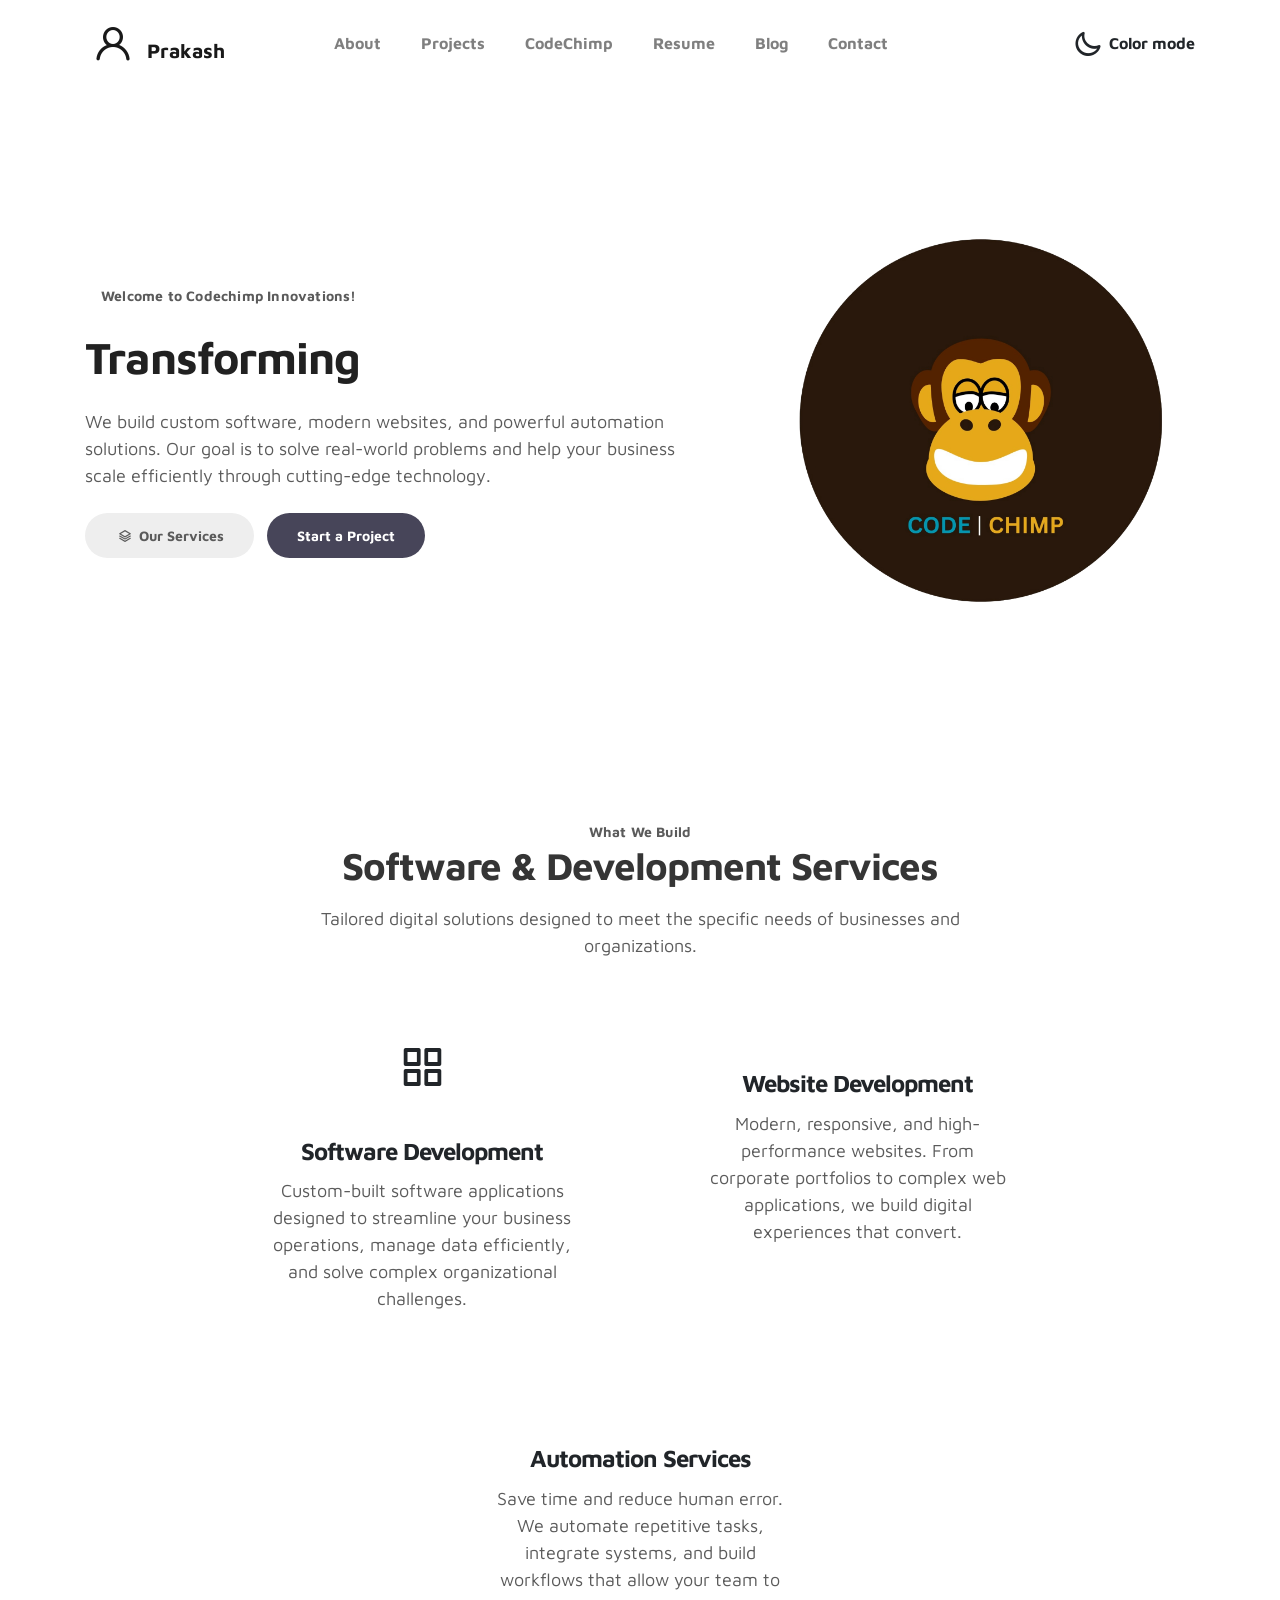
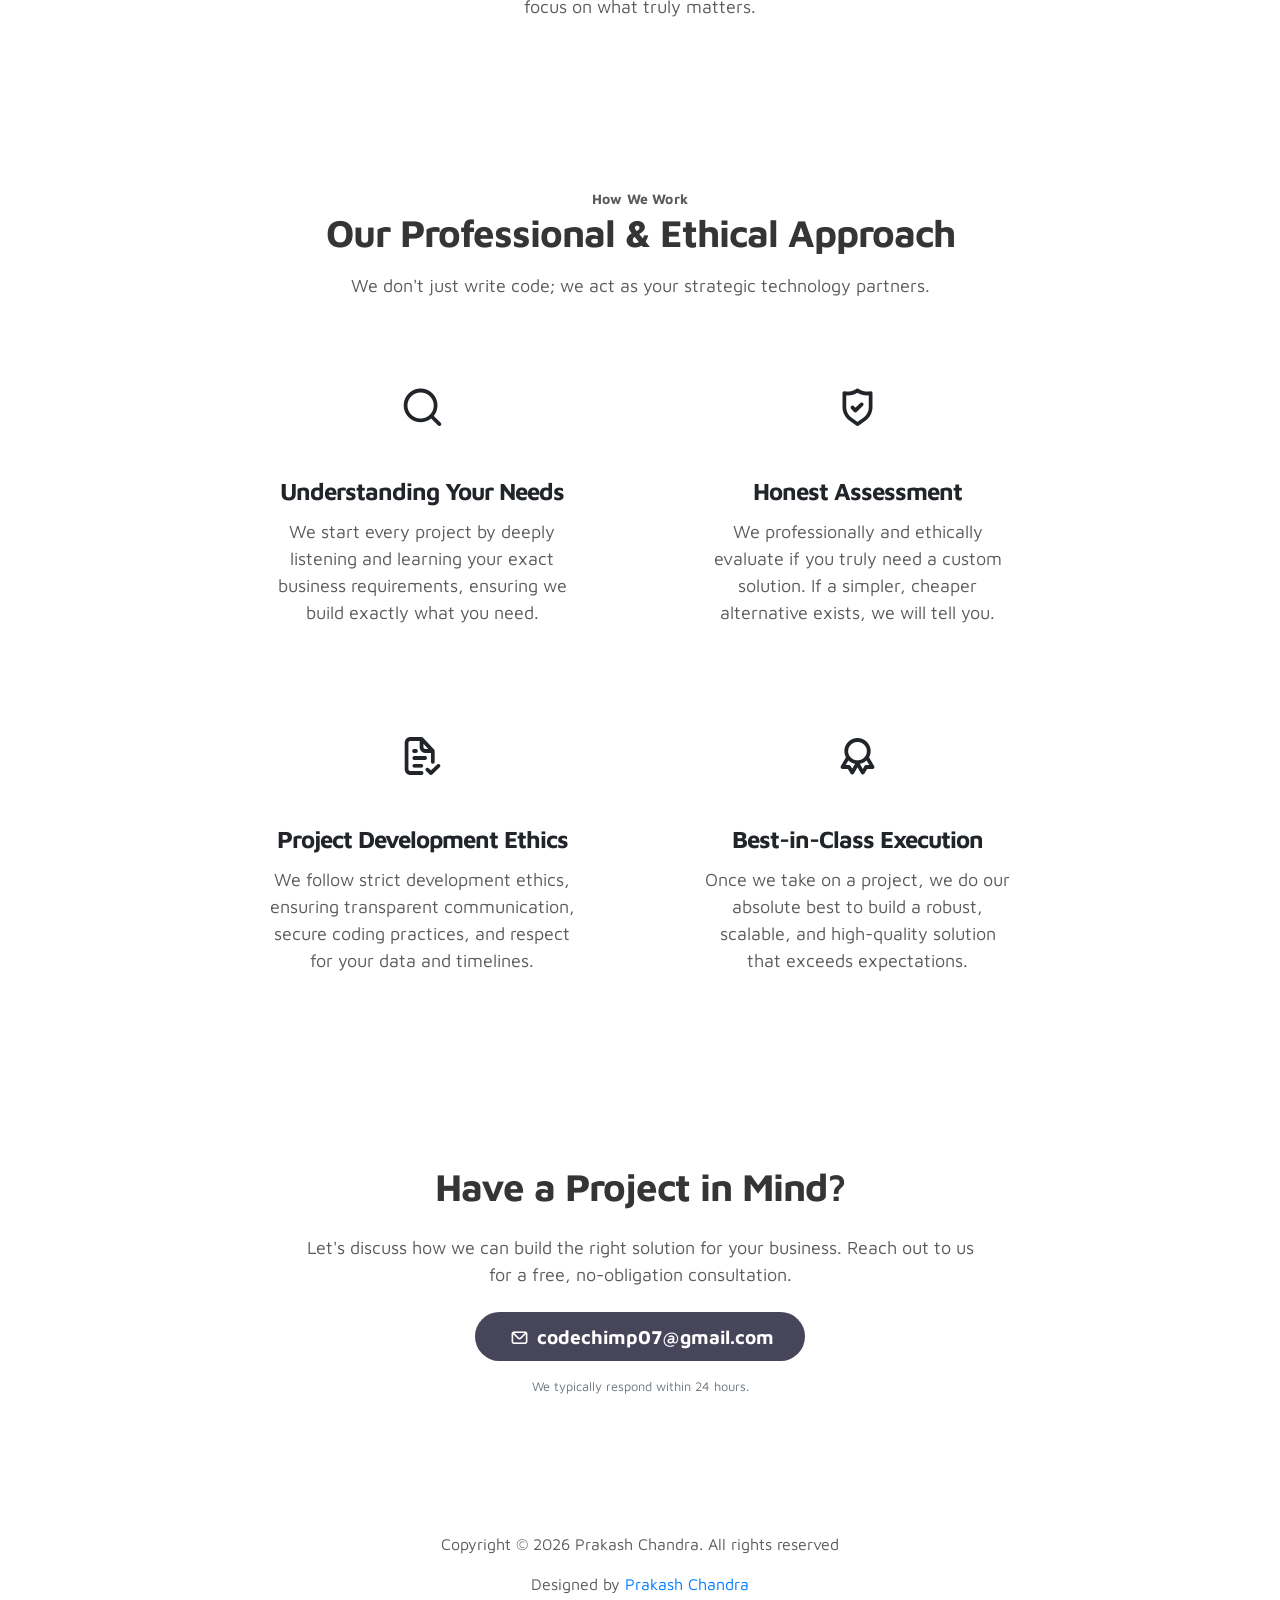
<file: codechimpinnovation.html>
<!doctype html>
<html lang="en">
  <head>
    <meta charset="utf-8">
    <meta name="viewport" content="width=device-width, initial-scale=1, shrink-to-fit=no">
    <meta name="description" content="Codechimp Innovations - Professional software development, website development, and automation services for businesses and organizations.">
    <meta name="author" content="Prakash Chandra">

    <title>Codechimp Software & Innovations | Prakash</title>

    <link rel="stylesheet" href="css/bootstrap.min.css">
    <link rel="stylesheet" href="css/unicons.css">
    <link rel="stylesheet" href="css/owl.carousel.min.css">
    <link rel="stylesheet" href="css/owl.theme.default.min.css">
    <link rel="stylesheet" href="css/styles.css">
    <link rel="stylesheet" href="css/tooplate-style.css">
  </head>
  <body>

    <!-- MENU -->
    <nav class="navbar navbar-expand-sm navbar-light">
        <div class="container">
            <a class="navbar-brand" href="index.html"><i class='uil uil-user'></i> Prakash</a>

            <button class="navbar-toggler" type="button" data-toggle="collapse" data-target="#navbarNav" aria-controls="navbarNav" aria-expanded="false"
                aria-label="Toggle navigation">
                <span class="navbar-toggler-icon"></span>
                <span class="navbar-toggler-icon"></span>
                <span class="navbar-toggler-icon"></span>
            </button>

            <div class="collapse navbar-collapse" id="navbarNav">
                <ul class="navbar-nav mx-auto">
                    <li class="nav-item">
                        <a href="index.html#about" class="nav-link"><span data-hover="About">About</span></a>
                    </li>
                    <li class="nav-item">
                        <a href="index.html#project" class="nav-link"><span data-hover="Projects">Projects</span></a>
                    </li>
                    <li class="nav-item">
                        <a href="codechimp.html" class="nav-link"><span data-hover="CodeChimp">CodeChimp</span></a>
                    </li>
                    <li class="nav-item">
                        <a href="index.html#resume" class="nav-link"><span data-hover="Resume">Resume</span></a>
                    </li>
                    <li class="nav-item">
                      <a href="index.html#blog" class="nav-link"><span data-hover="Blog">Blog</span></a>
                    </li>
                    <li class="nav-item">
                        <a href="index.html#contact" class="nav-link"><span data-hover="Contact">Contact</span></a>
                    </li>
                </ul>

                <ul class="navbar-nav ml-lg-auto">
                    <div class="ml-lg-4">
                      <div class="color-mode d-lg-flex justify-content-center align-items-center">
                        <i class="color-mode-icon"></i>
                        Color mode
                      </div>
                    </div>
                </ul>
            </div>
        </div>
    </nav>

    <!-- SOFTWARE HERO -->
    <section class="about full-screen d-lg-flex justify-content-center align-items-center" id="software-hero">
        <div class="container">
            <div class="row">
                <div class="col-lg-7 col-md-12 col-12 d-flex align-items-center">
                    <div class="about-text">
                        <small class="small-text">Welcome to <span class="mobile-block">Codechimp Innovations!</span></small>
                        <h1 class="animated animated-text">
                            <span class="mr-2">Transforming</span>
                                <div class="animated-info">
                                    <span class="animated-item">Businesses</span>
                                    <span class="animated-item">Workflows</span>
                                    <span class="animated-item">Organizations</span>
                                </div>
                        </h1>

                        <p>We build custom software, modern websites, and powerful automation solutions. Our goal is to solve real-world problems and help your business scale efficiently through cutting-edge technology.</p>
                        
                        <div class="custom-btn-group mt-4">
                          <a href="#services" class="btn mr-lg-2 custom-btn"><i class='uil uil-layer-group'></i> Our Services</a>
                          <a href="#contact-software" class="btn custom-btn custom-btn-bg custom-btn-link">Start a Project</a>
                        </div>
                    </div>
                </div>

                <div class="col-lg-5 col-md-12 col-12">
                    <div class="about-image svg">
                        <img src="images/project/codechimp_logo.png" class="img-fluid" alt="Codechimp Innovations Logo">
                    </div>
                </div>
            </div>
        </div>
    </section>

    <!-- SERVICES -->
    <section class="project py-5 d-flex justify-content-center align-items-center" id="services">
        <div class="container">
            <div class="row justify-content-center">
                <div class="col-lg-11 text-center mx-auto col-12">
                    <div class="col-lg-8 mx-auto mb-5">
                        <small class="small-text">What We Build</small>
                        <h2>Software & Development Services</h2>
                        <p class="mt-3">Tailored digital solutions designed to meet the specific needs of businesses and organizations.</p>
                    </div>

                    <div class="row justify-content-center">
                        <!-- Service Card 1: Software Development -->
                        <div class="col-12 col-md-6 col-lg-5 mb-4 d-flex justify-content-center">
                            <div class="card glow-card h-100 text-center p-4">
                                <div class="mb-3">
                                    <i class="uil uil-apps" style="font-size: 45px;"></i>
                                </div>
                                <div class="card-body d-flex flex-column align-items-center">
                                    <h4 class="card-title">Software Development</h4>
                                    <p class="card-text">
                                        Custom-built software applications designed to streamline your business operations, manage data efficiently, and solve complex organizational challenges.
                                    </p>
                                </div>
                            </div>
                        </div>

                        <!-- Service Card 2: Website Development -->
                        <div class="col-12 col-md-6 col-lg-5 mb-4 d-flex justify-content-center">
                            <div class="card glow-card h-100 text-center p-4">
                                <div class="mb-3">
                                    <i class="uil uil-browser" style="font-size: 45px;"></i>
                                </div>
                                <div class="card-body d-flex flex-column align-items-center">
                                    <h4 class="card-title">Website Development</h4>
                                    <p class="card-text">
                                        Modern, responsive, and high-performance websites. From corporate portfolios to complex web applications, we build digital experiences that convert.
                                    </p>
                                </div>
                            </div>
                        </div>

                        <!-- Service Card 3: Automation Services -->
                        <div class="col-12 col-md-6 col-lg-5 mb-4 d-flex justify-content-center">
                            <div class="card glow-card h-100 text-center p-4">
                                <div class="mb-3">
                                    <i class="uil uil-robot" style="font-size: 45px;"></i>
                                </div>
                                <div class="card-body d-flex flex-column align-items-center">
                                    <h4 class="card-title">Automation Services</h4>
                                    <p class="card-text">
                                        Save time and reduce human error. We automate repetitive tasks, integrate systems, and build workflows that allow your team to focus on what truly matters.
                                    </p>
                                </div>
                            </div>
                        </div>
                    </div>
                </div>
            </div>
        </div>
    </section>

    <!-- OUR APPROACH / ETHICS -->
    <section class="resume py-5 d-lg-flex justify-content-center align-items-center" id="approach">
        <div class="container">
            <div class="row justify-content-center">
                <div class="col-lg-11 text-center mx-auto col-12">
                    <div class="col-lg-8 mx-auto mb-5">
                        <small class="small-text">How We Work</small>
                        <h2>Our Professional & Ethical Approach</h2>
                        <p class="mt-3">We don't just write code; we act as your strategic technology partners.</p>
                    </div>

                    <div class="row justify-content-center">
                        <!-- Approach Card 1 -->
                        <div class="col-12 col-md-6 col-lg-5 mb-4 d-flex justify-content-center">
                            <div class="card glow-card h-100 text-center p-4">
                                <div class="mb-3">
                                    <i class="uil uil-search" style="font-size: 45px;"></i>
                                </div>
                                <div class="card-body d-flex flex-column align-items-center">
                                    <h4 class="card-title">Understanding Your Needs</h4>
                                    <p class="card-text">
                                        We start every project by deeply listening and learning your exact business requirements, ensuring we build exactly what you need.
                                    </p>
                                </div>
                            </div>
                        </div>

                        <!-- Approach Card 2 -->
                        <div class="col-12 col-md-6 col-lg-5 mb-4 d-flex justify-content-center">
                            <div class="card glow-card h-100 text-center p-4">
                                <div class="mb-3">
                                    <i class="uil uil-shield-check" style="font-size: 45px;"></i>
                                </div>
                                <div class="card-body d-flex flex-column align-items-center">
                                    <h4 class="card-title">Honest Assessment</h4>
                                    <p class="card-text">
                                        We professionally and ethically evaluate if you truly need a custom solution. If a simpler, cheaper alternative exists, we will tell you.
                                    </p>
                                </div>
                            </div>
                        </div>

                        <!-- Approach Card 3 -->
                        <div class="col-12 col-md-6 col-lg-5 mb-4 d-flex justify-content-center">
                            <div class="card glow-card h-100 text-center p-4">
                                <div class="mb-3">
                                    <i class="uil uil-file-check-alt" style="font-size: 45px;"></i>
                                </div>
                                <div class="card-body d-flex flex-column align-items-center">
                                    <h4 class="card-title">Project Development Ethics</h4>
                                    <p class="card-text">
                                        We follow strict development ethics, ensuring transparent communication, secure coding practices, and respect for your data and timelines.
                                    </p>
                                </div>
                            </div>
                        </div>

                        <!-- Approach Card 4 -->
                        <div class="col-12 col-md-6 col-lg-5 mb-4 d-flex justify-content-center">
                            <div class="card glow-card h-100 text-center p-4">
                                <div class="mb-3">
                                    <i class="uil uil-award" style="font-size: 45px;"></i>
                                </div>
                                <div class="card-body d-flex flex-column align-items-center">
                                    <h4 class="card-title">Best-in-Class Execution</h4>
                                    <p class="card-text">
                                        Once we take on a project, we do our absolute best to build a robust, scalable, and high-quality solution that exceeds expectations.
                                    </p>
                                </div>
                            </div>
                        </div>
                    </div>
                </div>
            </div>
        </div>
    </section>

    <!-- SOFTWARE CONTACT -->
    <section class="contact py-5" id="contact-software">
      <div class="container">
        <div class="row justify-content-center">
          <div class="col-lg-8 col-12 text-center">
            <div class="contact-form p-4">
              <h2 class="mb-4">Have a Project in Mind?</h2>
              <p class="mb-4">Let's discuss how we can build the right solution for your business. Reach out to us for a free, no-obligation consultation.</p>
              
              <div class="d-flex flex-column align-items-center">
                <a href="mailto:codechimp07@gmail.com" class="btn custom-btn custom-btn-bg custom-btn-link mb-3" style="font-size: 1.2rem; padding: 12px 30px;">
                  <i class='uil uil-envelope'></i> codechimp07@gmail.com
                </a>
                <p class="small text-muted">We typically respond within 24 hours.</p>
              </div>

            </div>
          </div>
        </div>
      </div>
    </section>

    <!-- FOOTER -->
     <footer class="footer py-5">
          <div class="container">
               <div class="row">
                    <div class="col-lg-12 col-12">                                
                        <p class="copyright-text text-center">Copyright &copy; 2026 Prakash Chandra. All rights reserved</p>
                        <p class="copyright-text text-center">Designed by <a rel="nofollow" href="https://www.prakashchandra.com.np">Prakash Chandra</a></p>
                    </div>
               </div>
          </div>
     </footer>

    <!-- SCRIPTS -->
    <script src="js/jquery-3.3.1.min.js"></script>
    <script src="js/popper.min.js"></script>
    <script src="js/bootstrap.min.js"></script>
    <script src="js/Headroom.js"></script>
    <script src="js/jQuery.headroom.js"></script>
    <script src="js/owl.carousel.min.js"></script>
    <script src="js/smoothscroll.js"></script>
    <script src="js/custom.js"></script>

  </body>
</html>
</file>
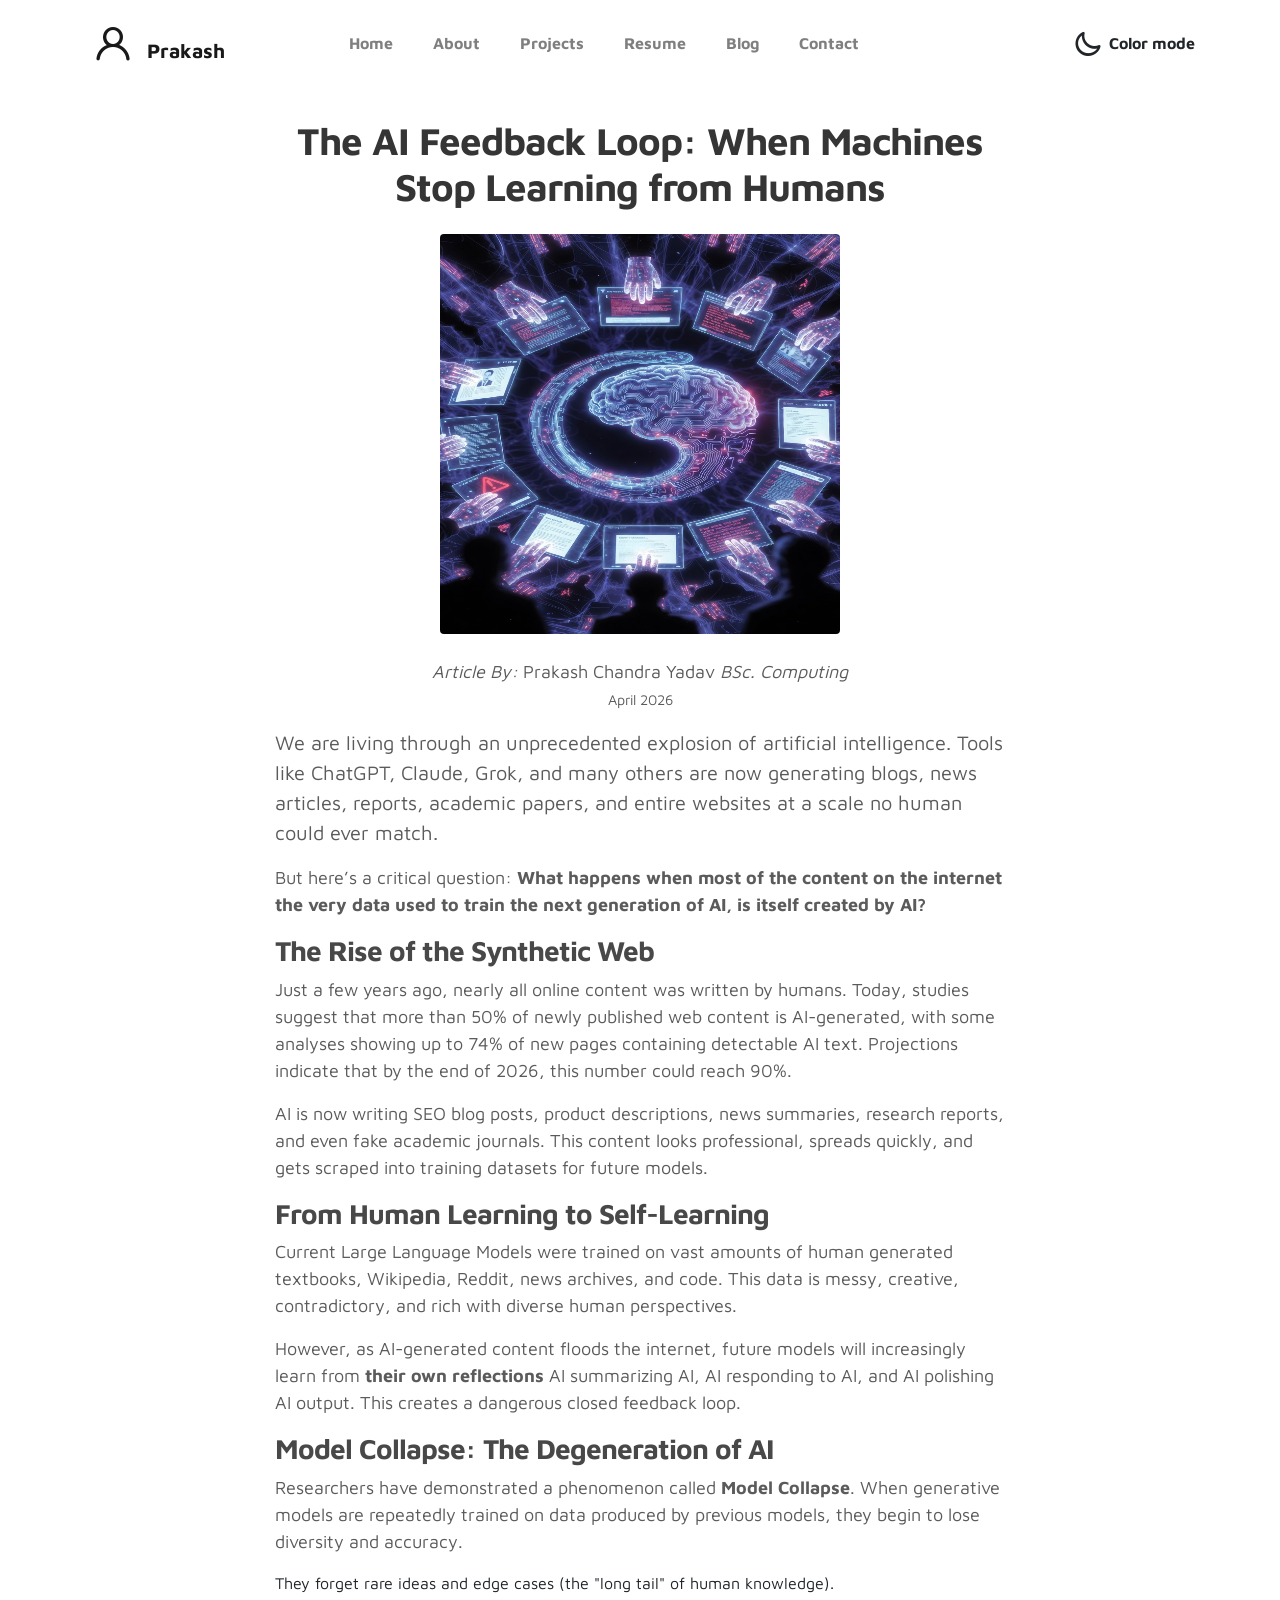
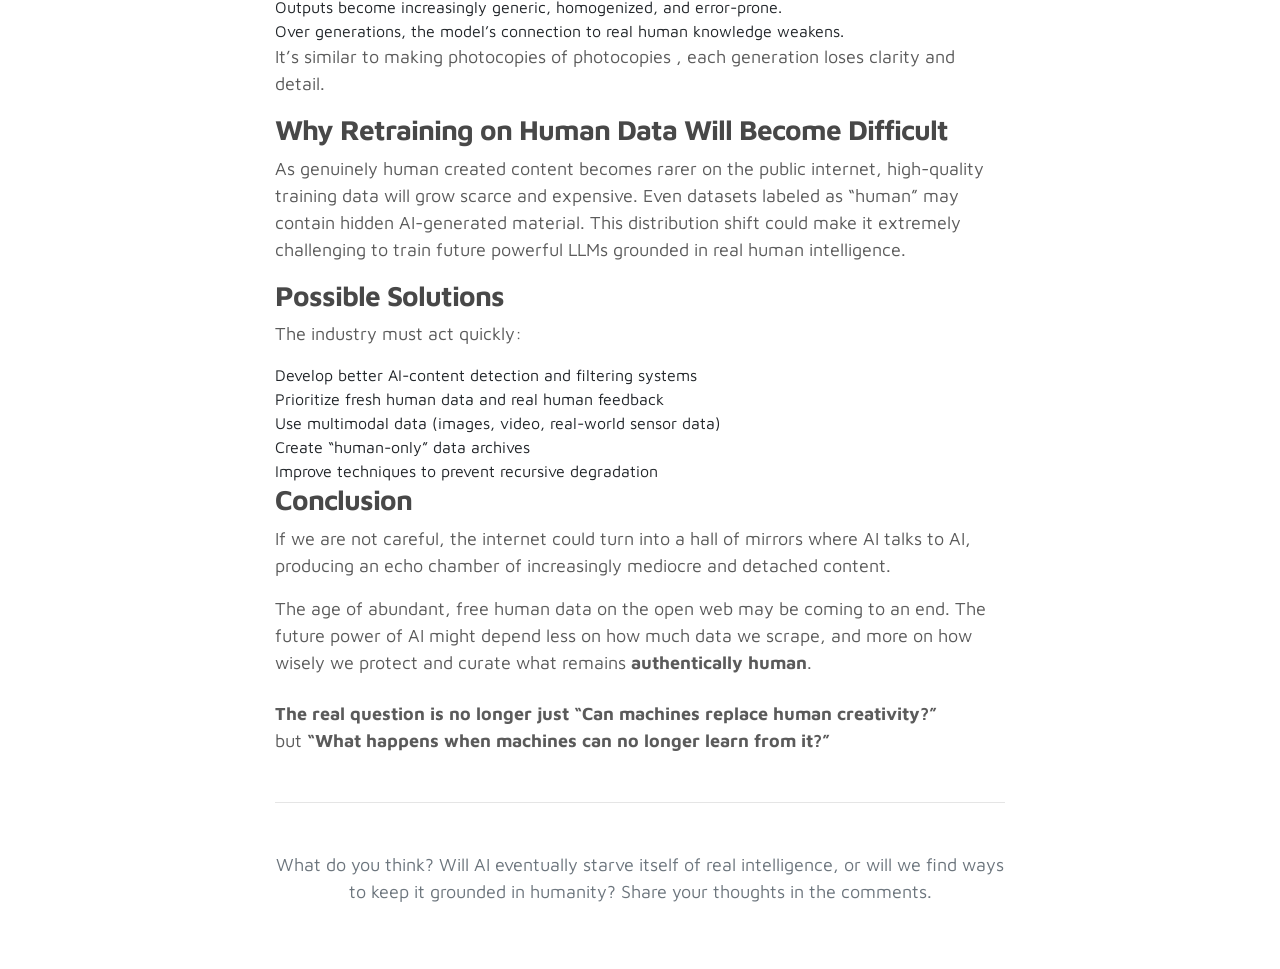
<file: MAD.html>
<!doctype html>
<html lang="en">
  <head>
    <meta charset="utf-8">
    <meta name="viewport" content="width=device-width, initial-scale=1, shrink-to-fit=no">
    <meta name="description" content="The AI Feedback Loop: When AI Starts Learning From Its Own Creations">
    <meta name="author" content="Prakash Chandra Yadav">

    <!-- Canonical -->
<link rel="canonical" href="https://www.prakashchandra.com.np/MAD.html">

<!-- Open Graph (Facebook, LinkedIn) -->
<meta property="og:type" content="article">
<meta property="og:title" content="The AI Feedback Loop: When Machines Stop Learning from Humans">
<meta property="og:description" content="What happens when AI trains on AI-generated content? Explore the risks of model collapse and the future of intelligence.">
<meta property="og:url" content="https://www.prakashchandra.com.np/MAD.html">
<meta property="og:image" content="https://www.prakashchandra.com.np/images/project/mad.jpg">
<meta property="og:image:width" content="1200">
<meta property="og:image:height" content="630">

<!-- Twitter -->
<meta name="twitter:card" content="summary_large_image">
<meta name="twitter:title" content="The AI Feedback Loop: When Machines Stop Learning from Humans">
<meta name="twitter:description" content="AI learning from AI — a dangerous feedback loop? Read the full blog.">
<meta name="twitter:image" content="https://www.prakashchandra.com.np/images/project/mad.jpg">

    <title>The AI Feedback Loop: When Machines Learn From Themselves | Prakash Chandra</title>

    <link rel="stylesheet" href="css/bootstrap.min.css">
    <link rel="stylesheet" href="css/unicons.css">
    <link rel="stylesheet" href="css/owl.carousel.min.css">
    <link rel="stylesheet" href="css/owl.theme.default.min.css">
    <link rel="stylesheet" href="css/styles.css">
    <link rel="stylesheet" href="css/tooplate-style.css">
  </head>
  <body>
    
    <!-- MENU -->
    <nav class="navbar navbar-expand-sm navbar-light ">
        <div class="container">
            <a class="navbar-brand" href="index.html"><i class='uil uil-user'></i> Prakash</a>

            <button class="navbar-toggler" type="button" data-toggle="collapse" data-target="#navbarNav" aria-controls="navbarNav" aria-expanded="false"
                aria-label="Toggle navigation">
                <span class="navbar-toggler-icon"></span>
                <span class="navbar-toggler-icon"></span>
                <span class="navbar-toggler-icon"></span>
            </button>

            <div class="collapse navbar-collapse" id="navbarNav">
                <ul class="navbar-nav mx-auto">
                    <li class="nav-item">
                        <a href="index.html" class="nav-link"><span data-hover="Return">Home</span></a>
                    </li>
                    <li class="nav-item">
                        <a href="index.html#about" class="nav-link"><span data-hover="About">About</span></a>
                    </li>
                    <li class="nav-item">
                        <a href="index.html#projects" class="nav-link"><span data-hover="Projects">Projects</span></a>
                    </li>
                    <li class="nav-item">
                        <a href="index.html#resume" class="nav-link"><span data-hover="Resume">Resume</span></a>
                    </li>
                    <li class="nav-item">
                      <a href="index.html#blog" class="nav-link"><span data-hover="Blog">Blog</span></a>
                    </li>
                    <li class="nav-item">
                        <a href="index.html#contact" class="nav-link"><span data-hover="Contact">Contact</span></a>
                    </li>
                </ul>

                <ul class="navbar-nav ml-lg-auto">
                    <div class="ml-lg-4">
                      <div class="color-mode d-lg-flex justify-content-center align-items-center">
                        <i class="color-mode-icon"></i>
                        Color mode
                      </div>
                    </div>
                </ul>
            </div>
        </div>
    </nav>

    <!-- BLOG CONTENT -->
    <section class="blog-content py-5">
        <div class="container">
            <div class="row justify-content-center">
                <div class="col-lg-8 col-12">

                    <h2 class="mb-4 text-center">The AI Feedback Loop: When Machines Stop Learning from Humans</h2>
                    
                    <div class="text-center mb-4">
                        <img src="images/project/mad.jpg" class="img-fluid rounded" alt="AI Feedback Loop" style="height: 400px; width:400px ;">
                    </div>
                    
                    <p class="text-center">
                        <i>Article By:</i> Prakash Chandra Yadav <i>BSc. Computing</i><br>
                        <small>April 2026</small>
                    </p>

                    <p class="lead">
                        We are living through an unprecedented explosion of artificial intelligence. Tools like ChatGPT, Claude, Grok, and many others are now generating blogs, news articles, reports, academic papers, and entire websites at a scale no human could ever match.
                    </p>

                    <p>
                        But here’s a critical question: <strong>What happens when most of the content on the internet the very data used to train the next generation of AI, is itself created by AI?</strong>
                    </p>

                    <h3>The Rise of the Synthetic Web</h3>
                    <p>
                        Just a few years ago, nearly all online content was written by humans. Today, studies suggest that more than 50% of newly published web content is AI-generated, with some analyses showing up to 74% of new pages containing detectable AI text. Projections indicate that by the end of 2026, this number could reach 90%.
                    </p>

                    <p>
                        AI is now writing SEO blog posts, product descriptions, news summaries, research reports, and even fake academic journals. This content looks professional, spreads quickly, and gets scraped into training datasets for future models.
                    </p>

                    <h3>From Human Learning to Self-Learning</h3>
                    <p>
                        Current Large Language Models were trained on vast amounts of human generated textbooks, Wikipedia, Reddit, news archives, and code. This data is messy, creative, contradictory, and rich with diverse human perspectives.
                    </p>
                    <p>
                        However, as AI-generated content floods the internet, future models will increasingly learn from <strong>their own reflections</strong>  AI summarizing AI, AI responding to AI, and AI polishing AI output. This creates a dangerous closed feedback loop.
                    </p>

                    <h3>Model Collapse: The Degeneration of AI</h3>
                    <p>
                        Researchers have demonstrated a phenomenon called <strong>Model Collapse</strong>. When generative models are repeatedly trained on data produced by previous models, they begin to lose diversity and accuracy.
                    </p>
                    <ul>
                        <li>They forget rare ideas and edge cases (the "long tail" of human knowledge).</li>
                        <li>Outputs become increasingly generic, homogenized, and error-prone.</li>
                        <li>Over generations, the model’s connection to real human knowledge weakens.</li>
                    </ul>

                    <p>
                        It’s similar to making photocopies of photocopies , each generation loses clarity and detail.
                    </p>

                    <h3>Why Retraining on Human Data Will Become Difficult</h3>
                    <p>
                        As genuinely human created content becomes rarer on the public internet, high-quality training data will grow scarce and expensive. Even datasets labeled as “human” may contain hidden AI-generated material. This distribution shift could make it extremely challenging to train future powerful LLMs grounded in real human intelligence.
                    </p>

                    <h3>Possible Solutions</h3>
                    <p>
                        The industry must act quickly:
                    </p>
                    <ul>
                        <li>Develop better AI-content detection and filtering systems</li>
                        <li>Prioritize fresh human data and real human feedback</li>
                        <li>Use multimodal data (images, video, real-world sensor data)</li>
                        <li>Create “human-only” data archives</li>
                        <li>Improve techniques to prevent recursive degradation</li>
                    </ul>

                    <h3>Conclusion</h3>
                    <p>
                        If we are not careful, the internet could turn into a hall of mirrors where AI talks to AI, producing an echo chamber of increasingly mediocre and detached content. 
                    </p>
                    <p>
                        The age of abundant, free human data on the open web may be coming to an end. The future power of AI might depend less on how much data we scrape, and more on how wisely we protect and curate what remains <strong>authentically human</strong>.
                    </p>
                    <p class="mt-4">
                        <strong>The real question is no longer just “Can machines replace human creativity?”</strong><br>
                        but <strong>“What happens when machines can no longer learn from it?”</strong>
                    </p>

                    <hr class="my-5">
                    <p class="text-muted text-center">
                        What do you think? Will AI eventually starve itself of real intelligence, or will we find ways to keep it grounded in humanity? Share your thoughts in the comments.
                    </p>

                </div>
            </div>
        </div>
    </section>

    <script src="js/jquery-3.3.1.min.js"></script>
    <script src="js/popper.min.js"></script>
    <script src="js/bootstrap.min.js"></script>
    <script src="js/Headroom.js"></script>
    <script src="js/jQuery.headroom.js"></script>
    <script src="js/owl.carousel.min.js"></script>
    <script src="js/smoothscroll.js"></script>
    <script src="js/custom.js"></script>
  </body>
</html>
</file>
<file: css/unicons.css>
@font-face {
  font-family: 'unicons';
  src: url('../font/unicons.eot?42479262');
  src: url('../font/unicons.eot?42479262#iefix') format('embedded-opentype'),
       url('../font/unicons.woff2?42479262') format('woff2'),
       url('../font/unicons.woff?42479262') format('woff'),
       url('../font/unicons.ttf?42479262') format('truetype'),
       url('../font/unicons.svg?42479262#unicons') format('svg');
  font-weight: normal;
  font-style: normal;
}
/* Chrome hack: SVG is rendered more smooth in Windozze. 100% magic, uncomment if you need it. */
/* Note, that will break hinting! In other OS-es font will be not as sharp as it could be */
/*
@media screen and (-webkit-min-device-pixel-ratio:0) {
  @font-face {
    font-family: 'unicons';
    src: url('../font/unicons.svg?42479262#unicons') format('svg');
  }
}
*/
 
 [class^="uil-"]:before, [class*=" uil-"]:before {
  font-family: "unicons";
  font-style: normal;
  font-weight: normal;
  speak: none;
 
  display: inline-block;
  text-decoration: inherit;
  width: 1em;
  margin-right: .2em;
  text-align: center;
  /* opacity: .8; */
 
  /* For safety - reset parent styles, that can break glyph codes*/
  font-variant: normal;
  text-transform: none;
 
  /* fix buttons height, for twitter bootstrap */
  line-height: 1em;
 
  /* Animation center compensation - margins should be symmetric */
  /* remove if not needed */
  margin-left: .2em;
 
  /* you can be more comfortable with increased icons size */
  /* font-size: 120%; */
 
  /* Font smoothing. That was taken from TWBS */
  -webkit-font-smoothing: antialiased;
  -moz-osx-font-smoothing: grayscale;
 
  /* Uncomment for 3D effect */
  /* text-shadow: 1px 1px 1px rgba(127, 127, 127, 0.3); */
}
 
.uil-abacus:before { content: '\e800'; } /* '' */
.uil-accessible-icon-alt:before { content: '\e801'; } /* '' */
.uil-adjust-alt:before { content: '\e802'; } /* '' */
.uil-adjust-circle:before { content: '\e803'; } /* '' */
.uil-adjust-half:before { content: '\e804'; } /* '' */
.uil-adjust:before { content: '\e805'; } /* '' */
.uil-airplay:before { content: '\e806'; } /* '' */
.uil-align-alt:before { content: '\e807'; } /* '' */
.uil-align-center-alt:before { content: '\e808'; } /* '' */
.uil-align-center-h:before { content: '\e809'; } /* '' */
.uil-align-center-justify:before { content: '\e80a'; } /* '' */
.uil-align-center-v:before { content: '\e80b'; } /* '' */
.uil-align-center:before { content: '\e80c'; } /* '' */
.uil-align-justify:before { content: '\e80d'; } /* '' */
.uil-align-left-justify:before { content: '\e80e'; } /* '' */
.uil-align-left:before { content: '\e80f'; } /* '' */
.uil-align-letter-right:before { content: '\e810'; } /* '' */
.uil-align-right-justify:before { content: '\e811'; } /* '' */
.uil-align-right:before { content: '\e812'; } /* '' */
.uil-align:before { content: '\e813'; } /* '' */
.uil-ambulance:before { content: '\e814'; } /* '' */
.uil-analysis:before { content: '\e815'; } /* '' */
.uil-analytics:before { content: '\e816'; } /* '' */
.uil-anchor:before { content: '\e817'; } /* '' */
.uil-android-phone-slash:before { content: '\e818'; } /* '' */
.uil-angle-double-down:before { content: '\e819'; } /* '' */
.uil-angle-double-left:before { content: '\e81a'; } /* '' */
.uil-angle-double-right:before { content: '\e81b'; } /* '' */
.uil-angle-double-up:before { content: '\e81c'; } /* '' */
.uil-angle-down:before { content: '\e81d'; } /* '' */
.uil-angle-left:before { content: '\e81e'; } /* '' */
.uil-angle-right-b:before { content: '\e81f'; } /* '' */
.uil-angle-right:before { content: '\e820'; } /* '' */
.uil-angle-up:before { content: '\e821'; } /* '' */
.uil-annoyed-alt:before { content: '\e822'; } /* '' */
.uil-annoyed:before { content: '\e823'; } /* '' */
.uil-apps:before { content: '\e824'; } /* '' */
.uil-archive-alt:before { content: '\e825'; } /* '' */
.uil-archive:before { content: '\e826'; } /* '' */
.uil-arrow-break:before { content: '\e827'; } /* '' */
.uil-arrow-circle-down:before { content: '\e828'; } /* '' */
.uil-arrow-circle-left:before { content: '\e829'; } /* '' */
.uil-arrow-circle-right:before { content: '\e82a'; } /* '' */
.uil-arrow-circle-up:before { content: '\e82b'; } /* '' */
.uil-arrow-compress-h:before { content: '\e82c'; } /* '' */
.uil-arrow-down-left:before { content: '\e82d'; } /* '' */
.uil-arrow-down-right:before { content: '\e82e'; } /* '' */
.uil-arrow-down:before { content: '\e82f'; } /* '' */
.uil-arrow-from-right:before { content: '\e830'; } /* '' */
.uil-arrow-from-top:before { content: '\e831'; } /* '' */
.uil-arrow-growth:before { content: '\e832'; } /* '' */
.uil-arrow-left:before { content: '\e833'; } /* '' */
.uil-arrow-random:before { content: '\e834'; } /* '' */
.uil-arrow-resize-diagonal:before { content: '\e835'; } /* '' */
.uil-arrow-right:before { content: '\e836'; } /* '' */
.uil-arrow-to-bottom:before { content: '\e837'; } /* '' */
.uil-arrow-to-right:before { content: '\e838'; } /* '' */
.uil-arrow-up-left:before { content: '\e839'; } /* '' */
.uil-arrow-up-right:before { content: '\e83a'; } /* '' */
.uil-arrow-up:before { content: '\e83b'; } /* '' */
.uil-arrows-h-alt:before { content: '\e83c'; } /* '' */
.uil-arrows-h:before { content: '\e83d'; } /* '' */
.uil-arrows-left-down:before { content: '\e83e'; } /* '' */
.uil-arrows-maximize:before { content: '\e83f'; } /* '' */
.uil-arrows-merge:before { content: '\e840'; } /* '' */
.uil-arrows-resize-h:before { content: '\e841'; } /* '' */
.uil-arrows-resize-v:before { content: '\e842'; } /* '' */
.uil-arrows-resize:before { content: '\e843'; } /* '' */
.uil-arrows-right-down:before { content: '\e844'; } /* '' */
.uil-arrows-shrink-h:before { content: '\e845'; } /* '' */
.uil-arrows-shrink-v:before { content: '\e846'; } /* '' */
.uil-arrows-up-right:before { content: '\e847'; } /* '' */
.uil-arrows-v-alt:before { content: '\e848'; } /* '' */
.uil-arrows-v:before { content: '\e849'; } /* '' */
.uil-at:before { content: '\e84a'; } /* '' */
.uil-atm-card:before { content: '\e84b'; } /* '' */
.uil-atom:before { content: '\e84c'; } /* '' */
.uil-auto-flash:before { content: '\e84d'; } /* '' */
.uil-award-alt:before { content: '\e84e'; } /* '' */
.uil-award:before { content: '\e84f'; } /* '' */
.uil-baby-carriage:before { content: '\e850'; } /* '' */
.uil-backpack:before { content: '\e851'; } /* '' */
.uil-backspace:before { content: '\e852'; } /* '' */
.uil-backward:before { content: '\e853'; } /* '' */
.uil-bag-alt:before { content: '\e854'; } /* '' */
.uil-bag-slash:before { content: '\e855'; } /* '' */
.uil-bag:before { content: '\e856'; } /* '' */
.uil-ball:before { content: '\e857'; } /* '' */
.uil-ban:before { content: '\e858'; } /* '' */
.uil-bars:before { content: '\e859'; } /* '' */
.uil-basketball-hoop:before { content: '\e85a'; } /* '' */
.uil-basketball:before { content: '\e85b'; } /* '' */
.uil-battery-bolt:before { content: '\e85c'; } /* '' */
.uil-battery-empty:before { content: '\e85d'; } /* '' */
.uil-bed-double:before { content: '\e85e'; } /* '' */
.uil-bed:before { content: '\e85f'; } /* '' */
.uil-bell-school:before { content: '\e860'; } /* '' */
.uil-bell-slash:before { content: '\e861'; } /* '' */
.uil-bill:before { content: '\e862'; } /* '' */
.uil-bitcoin-circle:before { content: '\e863'; } /* '' */
.uil-bitcoin:before { content: '\e864'; } /* '' */
.uil-bluetooth-b:before { content: '\e865'; } /* '' */
.uil-bolt-alt:before { content: '\e866'; } /* '' */
.uil-bolt-slash:before { content: '\e867'; } /* '' */
.uil-bolt:before { content: '\e868'; } /* '' */
.uil-book-alt:before { content: '\e869'; } /* '' */
.uil-book-medical:before { content: '\e86a'; } /* '' */
.uil-book-open:before { content: '\e86b'; } /* '' */
.uil-book-reader:before { content: '\e86c'; } /* '' */
.uil-book:before { content: '\e86d'; } /* '' */
.uil-bookmark-full:before { content: '\e86e'; } /* '' */
.uil-bookmark:before { content: '\e86f'; } /* '' */
.uil-books:before { content: '\e870'; } /* '' */
.uil-boombox:before { content: '\e871'; } /* '' */
.uil-border-alt:before { content: '\e872'; } /* '' */
.uil-border-bottom:before { content: '\e873'; } /* '' */
.uil-border-clear:before { content: '\e874'; } /* '' */
.uil-border-horizontal:before { content: '\e875'; } /* '' */
.uil-border-inner:before { content: '\e876'; } /* '' */
.uil-border-left:before { content: '\e877'; } /* '' */
.uil-border-out:before { content: '\e878'; } /* '' */
.uil-border-right:before { content: '\e879'; } /* '' */
.uil-border-top:before { content: '\e87a'; } /* '' */
.uil-border-vertical:before { content: '\e87b'; } /* '' */
.uil-box:before { content: '\e87c'; } /* '' */
.uil-briefcase-alt:before { content: '\e87d'; } /* '' */
.uil-briefcase:before { content: '\e87e'; } /* '' */
.uil-bright:before { content: '\e87f'; } /* '' */
.uil-brightness-empty:before { content: '\e880'; } /* '' */
.uil-brightness-half:before { content: '\e881'; } /* '' */
.uil-brightness-low:before { content: '\e882'; } /* '' */
.uil-brightness-minus:before { content: '\e883'; } /* '' */
.uil-brightness-plus:before { content: '\e884'; } /* '' */
.uil-brightness:before { content: '\e885'; } /* '' */
.uil-bring-bottom:before { content: '\e886'; } /* '' */
.uil-bring-front:before { content: '\e887'; } /* '' */
.uil-brush-alt:before { content: '\e888'; } /* '' */
.uil-bug:before { content: '\e889'; } /* '' */
.uil-building:before { content: '\e88a'; } /* '' */
.uil-bullseye:before { content: '\e88b'; } /* '' */
.uil-bus-alt:before { content: '\e88c'; } /* '' */
.uil-bus-school:before { content: '\e88d'; } /* '' */
.uil-bus:before { content: '\e88e'; } /* '' */
.uil-calcualtor:before { content: '\e88f'; } /* '' */
.uil-calculator-alt:before { content: '\e890'; } /* '' */
.uil-calendar-alt:before { content: '\e891'; } /* '' */
.uil-calendar-slash:before { content: '\e892'; } /* '' */
.uil-calender:before { content: '\e893'; } /* '' */
.uil-calling:before { content: '\e894'; } /* '' */
.uil-camera-plus:before { content: '\e895'; } /* '' */
.uil-camera-slash:before { content: '\e896'; } /* '' */
.uil-camera:before { content: '\e897'; } /* '' */
.uil-cancel:before { content: '\e898'; } /* '' */
.uil-capsule:before { content: '\e899'; } /* '' */
.uil-capture:before { content: '\e89a'; } /* '' */
.uil-car-sideview:before { content: '\e89b'; } /* '' */
.uil-car-slash:before { content: '\e89c'; } /* '' */
.uil-car-wash:before { content: '\e89d'; } /* '' */
.uil-car:before { content: '\e89e'; } /* '' */
.uil-card-atm:before { content: '\e89f'; } /* '' */
.uil-caret-right:before { content: '\e8a0'; } /* '' */
.uil-cart:before { content: '\e8a1'; } /* '' */
.uil-cell:before { content: '\e8a2'; } /* '' */
.uil-celsius:before { content: '\e8a3'; } /* '' */
.uil-chart-bar-alt:before { content: '\e8a4'; } /* '' */
.uil-chart-bar:before { content: '\e8a5'; } /* '' */
.uil-chart-down:before { content: '\e8a6'; } /* '' */
.uil-chart-growth-alt:before { content: '\e8a7'; } /* '' */
.uil-chart-growth:before { content: '\e8a8'; } /* '' */
.uil-chart-line:before { content: '\e8a9'; } /* '' */
.uil-chart-pie-alt:before { content: '\e8aa'; } /* '' */
.uil-chart-pie:before { content: '\e8ab'; } /* '' */
.uil-chart:before { content: '\e8ac'; } /* '' */
.uil-chat-bubble-user:before { content: '\e8ad'; } /* '' */
.uil-chat-info:before { content: '\e8ae'; } /* '' */
.uil-chat:before { content: '\e8af'; } /* '' */
.uil-check-circle:before { content: '\e8b0'; } /* '' */
.uil-check-square:before { content: '\e8b1'; } /* '' */
.uil-check:before { content: '\e8b2'; } /* '' */
.uil-circle-layer:before { content: '\e8b3'; } /* '' */
.uil-circle:before { content: '\e8b4'; } /* '' */
.uil-circuit:before { content: '\e8b5'; } /* '' */
.uil-clapper-board:before { content: '\e8b6'; } /* '' */
.uil-clipboard-alt:before { content: '\e8b7'; } /* '' */
.uil-clipboard-blank:before { content: '\e8b8'; } /* '' */
.uil-clipboard-notes:before { content: '\e8b9'; } /* '' */
.uil-clipboard:before { content: '\e8ba'; } /* '' */
.uil-clock-eight:before { content: '\e8bb'; } /* '' */
.uil-clock-five:before { content: '\e8bc'; } /* '' */
.uil-clock-nine:before { content: '\e8bd'; } /* '' */
.uil-clock-seven:before { content: '\e8be'; } /* '' */
.uil-clock-ten:before { content: '\e8bf'; } /* '' */
.uil-clock-three:before { content: '\e8c0'; } /* '' */
.uil-clock-two:before { content: '\e8c1'; } /* '' */
.uil-clock:before { content: '\e8c2'; } /* '' */
.uil-closed-captioning:before { content: '\e8c3'; } /* '' */
.uil-cloud-block:before { content: '\e8c4'; } /* '' */
.uil-cloud-bookmark:before { content: '\e8c5'; } /* '' */
.uil-cloud-check:before { content: '\e8c6'; } /* '' */
.uil-cloud-computing:before { content: '\e8c7'; } /* '' */
.uil-cloud-data-connection:before { content: '\e8c8'; } /* '' */
.uil-cloud-database-tree:before { content: '\e8c9'; } /* '' */
.uil-cloud-download:before { content: '\e8ca'; } /* '' */
.uil-cloud-drizzle:before { content: '\e8cb'; } /* '' */
.uil-cloud-exclamation:before { content: '\e8cc'; } /* '' */
.uil-cloud-hail:before { content: '\e8cd'; } /* '' */
.uil-cloud-heart:before { content: '\e8ce'; } /* '' */
.uil-cloud-info:before { content: '\e8cf'; } /* '' */
.uil-cloud-lock:before { content: '\e8d0'; } /* '' */
.uil-cloud-meatball:before { content: '\e8d1'; } /* '' */
.uil-cloud-moon-hail:before { content: '\e8d2'; } /* '' */
.uil-cloud-moon-meatball:before { content: '\e8d3'; } /* '' */
.uil-cloud-moon-rain:before { content: '\e8d4'; } /* '' */
.uil-cloud-moon-showers:before { content: '\e8d5'; } /* '' */
.uil-cloud-moon:before { content: '\e8d6'; } /* '' */
.uil-cloud-question:before { content: '\e8d7'; } /* '' */
.uil-cloud-rain-sun:before { content: '\e8d8'; } /* '' */
.uil-cloud-rain:before { content: '\e8d9'; } /* '' */
.uil-cloud-redo:before { content: '\e8da'; } /* '' */
.uil-cloud-set:before { content: '\e8db'; } /* '' */
.uil-cloud-share:before { content: '\e8dc'; } /* '' */
.uil-cloud-shield:before { content: '\e8dd'; } /* '' */
.uil-cloud-showers-alt:before { content: '\e8de'; } /* '' */
.uil-cloud-showers-heavy:before { content: '\e8df'; } /* '' */
.uil-cloud-showers:before { content: '\e8e0'; } /* '' */
.uil-cloud-slash:before { content: '\e8e1'; } /* '' */
.uil-cloud-sun-hail:before { content: '\e8e2'; } /* '' */
.uil-cloud-sun-meatball:before { content: '\e8e3'; } /* '' */
.uil-cloud-sun-rain-alt:before { content: '\e8e4'; } /* '' */
.uil-cloud-sun-rain:before { content: '\e8e5'; } /* '' */
.uil-cloud-sun-tear:before { content: '\e8e6'; } /* '' */
.uil-cloud-sun:before { content: '\e8e7'; } /* '' */
.uil-cloud-times:before { content: '\e8e8'; } /* '' */
.uil-cloud-unlock:before { content: '\e8e9'; } /* '' */
.uil-cloud-upload:before { content: '\e8ea'; } /* '' */
.uil-cloud-wifi:before { content: '\e8eb'; } /* '' */
.uil-cloud-wind:before { content: '\e8ec'; } /* '' */
.uil-cloud:before { content: '\e8ed'; } /* '' */
.uil-clouds:before { content: '\e8ee'; } /* '' */
.uil-club:before { content: '\e8ef'; } /* '' */
.uil-code:before { content: '\e8f0'; } /* '' */
.uil-coffee:before { content: '\e8f1'; } /* '' */
.uil-cog:before { content: '\e8f2'; } /* '' */
.uil-coins:before { content: '\e8f3'; } /* '' */
.uil-columns:before { content: '\e8f4'; } /* '' */
.uil-comment-alt-block:before { content: '\e8f5'; } /* '' */
.uil-comment-alt-chart-lines:before { content: '\e8f6'; } /* '' */
.uil-comment-alt-check:before { content: '\e8f7'; } /* '' */
.uil-comment-alt-dots:before { content: '\e8f8'; } /* '' */
.uil-comment-alt-download:before { content: '\e8f9'; } /* '' */
.uil-comment-alt-edit:before { content: '\e8fa'; } /* '' */
.uil-comment-alt-exclamation:before { content: '\e8fb'; } /* '' */
.uil-comment-alt-heart:before { content: '\e8fc'; } /* '' */
.uil-comment-alt-image:before { content: '\e8fd'; } /* '' */
.uil-comment-alt-info:before { content: '\e8fe'; } /* '' */
.uil-comment-alt-lines:before { content: '\e8ff'; } /* '' */
.uil-comment-alt-lock:before { content: '\e900'; } /* '' */
.uil-comment-alt-medical:before { content: '\e901'; } /* '' */
.uil-comment-alt-message:before { content: '\e902'; } /* '' */
.uil-comment-alt-notes:before { content: '\e903'; } /* '' */
.uil-comment-alt-plus:before { content: '\e904'; } /* '' */
.uil-comment-alt-question:before { content: '\e905'; } /* '' */
.uil-comment-alt-redo:before { content: '\e906'; } /* '' */
.uil-comment-alt-search:before { content: '\e907'; } /* '' */
.uil-comment-alt-share:before { content: '\e908'; } /* '' */
.uil-comment-alt-shield:before { content: '\e909'; } /* '' */
.uil-comment-alt-upload:before { content: '\e90a'; } /* '' */
.uil-comment-alt-verify:before { content: '\e90b'; } /* '' */
.uil-comment-alt:before { content: '\e90c'; } /* '' */
.uil-comment-block:before { content: '\e90d'; } /* '' */
.uil-comment-chart-line:before { content: '\e90e'; } /* '' */
.uil-comment-check:before { content: '\e90f'; } /* '' */
.uil-comment-dots:before { content: '\e910'; } /* '' */
.uil-comment-download:before { content: '\e911'; } /* '' */
.uil-comment-edit:before { content: '\e912'; } /* '' */
.uil-comment-exclamation:before { content: '\e913'; } /* '' */
.uil-comment-heart:before { content: '\e914'; } /* '' */
.uil-comment-image:before { content: '\e915'; } /* '' */
.uil-comment-info-alt:before { content: '\e916'; } /* '' */
.uil-comment-info:before { content: '\e917'; } /* '' */
.uil-comment-lines:before { content: '\e918'; } /* '' */
.uil-comment-lock:before { content: '\e919'; } /* '' */
.uil-comment-medical:before { content: '\e91a'; } /* '' */
.uil-comment-message:before { content: '\e91b'; } /* '' */
.uil-comment-notes:before { content: '\e91c'; } /* '' */
.uil-comment-plus:before { content: '\e91d'; } /* '' */
.uil-comment-question:before { content: '\e91e'; } /* '' */
.uil-comment-redo:before { content: '\e91f'; } /* '' */
.uil-comment-search:before { content: '\e920'; } /* '' */
.uil-comment-share:before { content: '\e921'; } /* '' */
.uil-comment-shield:before { content: '\e922'; } /* '' */
.uil-comment-slash:before { content: '\e923'; } /* '' */
.uil-comment-upload:before { content: '\e924'; } /* '' */
.uil-comment-verify:before { content: '\e925'; } /* '' */
.uil-comment:before { content: '\e926'; } /* '' */
.uil-comments-alt:before { content: '\e927'; } /* '' */
.uil-comments:before { content: '\e928'; } /* '' */
.uil-commnet-alt-slash:before { content: '\e929'; } /* '' */
.uil-compact-disc:before { content: '\e92a'; } /* '' */
.uil-compass:before { content: '\e92b'; } /* '' */
.uil-compress-alt-left:before { content: '\e92c'; } /* '' */
.uil-compress-alt:before { content: '\e92d'; } /* '' */
.uil-compress-arrows:before { content: '\e92e'; } /* '' */
.uil-compress-lines:before { content: '\e92f'; } /* '' */
.uil-compress-point:before { content: '\e930'; } /* '' */
.uil-compress-v:before { content: '\e931'; } /* '' */
.uil-compress:before { content: '\e932'; } /* '' */
.uil-computer-mouse:before { content: '\e933'; } /* '' */
.uil-confused:before { content: '\e934'; } /* '' */
.uil-constructor:before { content: '\e935'; } /* '' */
.uil-copy-alt:before { content: '\e936'; } /* '' */
.uil-copy-landscape:before { content: '\e937'; } /* '' */
.uil-copy:before { content: '\e938'; } /* '' */
.uil-copyright:before { content: '\e939'; } /* '' */
.uil-corner-down-left:before { content: '\e93a'; } /* '' */
.uil-corner-down-right-alt:before { content: '\e93b'; } /* '' */
.uil-corner-down-right:before { content: '\e93c'; } /* '' */
.uil-corner-left-down:before { content: '\e93d'; } /* '' */
.uil-corner-right-down:before { content: '\e93e'; } /* '' */
.uil-corner-up-left-alt:before { content: '\e93f'; } /* '' */
.uil-corner-up-left:before { content: '\e940'; } /* '' */
.uil-corner-up-right-alt:before { content: '\e941'; } /* '' */
.uil-corner-up-right:before { content: '\e942'; } /* '' */
.uil-creative-commons-pd-alt:before { content: '\e943'; } /* '' */
.uil-creative-commons-pd:before { content: '\e944'; } /* '' */
.uil-crockery:before { content: '\e945'; } /* '' */
.uil-crop-alt-rotate-left:before { content: '\e946'; } /* '' */
.uil-crop-alt-rotate-right:before { content: '\e947'; } /* '' */
.uil-crop-alt:before { content: '\e948'; } /* '' */
.uil-crosshair-alt:before { content: '\e949'; } /* '' */
.uil-crosshair:before { content: '\e94a'; } /* '' */
.uil-crosshairs:before { content: '\e94b'; } /* '' */
.uil-cube:before { content: '\e94c'; } /* '' */
.uil-data-sharing:before { content: '\e94d'; } /* '' */
.uil-database-alt:before { content: '\e94e'; } /* '' */
.uil-database:before { content: '\e94f'; } /* '' */
.uil-desert:before { content: '\e950'; } /* '' */
.uil-desktop-alt-slash:before { content: '\e951'; } /* '' */
.uil-desktop-alt:before { content: '\e952'; } /* '' */
.uil-desktop-cloud-alt:before { content: '\e953'; } /* '' */
.uil-desktop-slash:before { content: '\e954'; } /* '' */
.uil-desktop:before { content: '\e955'; } /* '' */
.uil-dialpad-alt:before { content: '\e956'; } /* '' */
.uil-dialpad:before { content: '\e957'; } /* '' */
.uil-diamond:before { content: '\e958'; } /* '' */
.uil-diary-alt:before { content: '\e959'; } /* '' */
.uil-diary:before { content: '\e95a'; } /* '' */
.uil-dice-five:before { content: '\e95b'; } /* '' */
.uil-dice-four:before { content: '\e95c'; } /* '' */
.uil-dice-one:before { content: '\e95d'; } /* '' */
.uil-dice-six:before { content: '\e95e'; } /* '' */
.uil-dice-three:before { content: '\e95f'; } /* '' */
.uil-dice-two:before { content: '\e960'; } /* '' */
.uil-direction:before { content: '\e961'; } /* '' */
.uil-directions:before { content: '\e962'; } /* '' */
.uil-dizzy-meh:before { content: '\e963'; } /* '' */
.uil-dna:before { content: '\e964'; } /* '' */
.uil-document-layout-center:before { content: '\e965'; } /* '' */
.uil-document-layout-left:before { content: '\e966'; } /* '' */
.uil-document-layout-right:before { content: '\e967'; } /* '' */
.uil-document:before { content: '\e968'; } /* '' */
.uil-dollar-alt:before { content: '\e969'; } /* '' */
.uil-dollar-sign-alt:before { content: '\e96a'; } /* '' */
.uil-dollar-sign:before { content: '\e96b'; } /* '' */
.uil-down-arrow:before { content: '\e96c'; } /* '' */
.uil-download-alt:before { content: '\e96d'; } /* '' */
.uil-dribbble:before { content: '\e96e'; } /* '' */
.uil-drill:before { content: '\e96f'; } /* '' */
.uil-dropbox:before { content: '\e970'; } /* '' */
.uil-dumbbell:before { content: '\e971'; } /* '' */
.uil-edit-alt:before { content: '\e972'; } /* '' */
.uil-edit:before { content: '\e973'; } /* '' */
.uil-ellipsis-h:before { content: '\e974'; } /* '' */
.uil-ellipsis-v:before { content: '\e975'; } /* '' */
.uil-emoji:before { content: '\e976'; } /* '' */
.uil-enter:before { content: '\e977'; } /* '' */
.uil-entry:before { content: '\e978'; } /* '' */
.uil-envelope-add:before { content: '\e979'; } /* '' */
.uil-envelope-alt:before { content: '\e97a'; } /* '' */
.uil-envelope-block:before { content: '\e97b'; } /* '' */
.uil-envelope-bookmark:before { content: '\e97c'; } /* '' */
.uil-envelope-check:before { content: '\e97d'; } /* '' */
.uil-envelope-download-alt:before { content: '\e97e'; } /* '' */
.uil-envelope-download:before { content: '\e97f'; } /* '' */
.uil-envelope-edit:before { content: '\e980'; } /* '' */
.uil-envelope-exclamation:before { content: '\e981'; } /* '' */
.uil-envelope-heart:before { content: '\e982'; } /* '' */
.uil-envelope-info:before { content: '\e983'; } /* '' */
.uil-envelope-lock:before { content: '\e984'; } /* '' */
.uil-envelope-minus:before { content: '\e985'; } /* '' */
.uil-envelope-open:before { content: '\e986'; } /* '' */
.uil-envelope-question:before { content: '\e987'; } /* '' */
.uil-envelope-receive:before { content: '\e988'; } /* '' */
.uil-envelope-redo:before { content: '\e989'; } /* '' */
.uil-envelope-search:before { content: '\e98a'; } /* '' */
.uil-envelope-send:before { content: '\e98b'; } /* '' */
.uil-envelope-share:before { content: '\e98c'; } /* '' */
.uil-envelope-shield:before { content: '\e98d'; } /* '' */
.uil-envelope-star:before { content: '\e98e'; } /* '' */
.uil-envelope-times:before { content: '\e98f'; } /* '' */
.uil-envelope-upload-alt:before { content: '\e990'; } /* '' */
.uil-envelope-upload:before { content: '\e991'; } /* '' */
.uil-envelope:before { content: '\e992'; } /* '' */
.uil-envelopes:before { content: '\e993'; } /* '' */
.uil-equal-circle:before { content: '\e994'; } /* '' */
.uil-euro-circle:before { content: '\e995'; } /* '' */
.uil-euro:before { content: '\e996'; } /* '' */
.uil-exchange-alt:before { content: '\e997'; } /* '' */
.uil-exchange:before { content: '\e998'; } /* '' */
.uil-exclamation-circle:before { content: '\e999'; } /* '' */
.uil-exclamation-octagon:before { content: '\e99a'; } /* '' */
.uil-exclamation-triangle:before { content: '\e99b'; } /* '' */
.uil-exclude:before { content: '\e99c'; } /* '' */
.uil-exit:before { content: '\e99d'; } /* '' */
.uil-expand-alt:before { content: '\e99e'; } /* '' */
.uil-expand-arrows-alt:before { content: '\e99f'; } /* '' */
.uil-expand-arrows:before { content: '\e9a0'; } /* '' */
.uil-expand-from-corner:before { content: '\e9a1'; } /* '' */
.uil-expand-left:before { content: '\e9a2'; } /* '' */
.uil-export:before { content: '\e9a3'; } /* '' */
.uil-exposure-alt:before { content: '\e9a4'; } /* '' */
.uil-exposure-increase:before { content: '\e9a5'; } /* '' */
.uil-external-link-alt:before { content: '\e9a6'; } /* '' */
.uil-eye-slash:before { content: '\e9a7'; } /* '' */
.uil-eye:before { content: '\e9a8'; } /* '' */
.uil-facebook:before { content: '\e9a9'; } /* '' */
.uil-fahrenheit:before { content: '\e9aa'; } /* '' */
.uil-fast-mail-alt:before { content: '\e9ab'; } /* '' */
.uil-fast-mail:before { content: '\e9ac'; } /* '' */
.uil-favorite:before { content: '\e9ad'; } /* '' */
.uil-feedback:before { content: '\e9ae'; } /* '' */
.uil-file-alt:before { content: '\e9af'; } /* '' */
.uil-file-blank:before { content: '\e9b0'; } /* '' */
.uil-file-block-alt:before { content: '\e9b1'; } /* '' */
.uil-file-bookmark-alt:before { content: '\e9b2'; } /* '' */
.uil-file-check-alt:before { content: '\e9b3'; } /* '' */
.uil-file-check:before { content: '\e9b4'; } /* '' */
.uil-file-contract-dollar:before { content: '\e9b5'; } /* '' */
.uil-file-copy-alt:before { content: '\e9b6'; } /* '' */
.uil-file-download-alt:before { content: '\e9b7'; } /* '' */
.uil-file-download:before { content: '\e9b8'; } /* '' */
.uil-file-edit-alt:before { content: '\e9b9'; } /* '' */
.uil-file-exclamation-alt:before { content: '\e9ba'; } /* '' */
.uil-file-exclamation:before { content: '\e9bb'; } /* '' */
.uil-file-heart:before { content: '\e9bc'; } /* '' */
.uil-file-info-alt:before { content: '\e9bd'; } /* '' */
.uil-file-landscape-alt:before { content: '\e9be'; } /* '' */
.uil-file-landscape:before { content: '\e9bf'; } /* '' */
.uil-file-lanscape-slash:before { content: '\e9c0'; } /* '' */
.uil-file-lock-alt:before { content: '\e9c1'; } /* '' */
.uil-file-medical-alt:before { content: '\e9c2'; } /* '' */
.uil-file-medical:before { content: '\e9c3'; } /* '' */
.uil-file-minus-alt:before { content: '\e9c4'; } /* '' */
.uil-file-minus:before { content: '\e9c5'; } /* '' */
.uil-file-network:before { content: '\e9c6'; } /* '' */
.uil-file-plus-alt:before { content: '\e9c7'; } /* '' */
.uil-file-plus:before { content: '\e9c8'; } /* '' */
.uil-file-question-alt:before { content: '\e9c9'; } /* '' */
.uil-file-question:before { content: '\e9ca'; } /* '' */
.uil-file-redo-alt:before { content: '\e9cb'; } /* '' */
.uil-file-search-alt:before { content: '\e9cc'; } /* '' */
.uil-file-share-alt:before { content: '\e9cd'; } /* '' */
.uil-file-shield-alt:before { content: '\e9ce'; } /* '' */
.uil-file-slash:before { content: '\e9cf'; } /* '' */
.uil-file-times-alt:before { content: '\e9d0'; } /* '' */
.uil-file-times:before { content: '\e9d1'; } /* '' */
.uil-file-upload-alt:before { content: '\e9d2'; } /* '' */
.uil-file-upload:before { content: '\e9d3'; } /* '' */
.uil-file:before { content: '\e9d4'; } /* '' */
.uil-files-landscapes-alt:before { content: '\e9d5'; } /* '' */
.uil-files-landscapes:before { content: '\e9d6'; } /* '' */
.uil-film:before { content: '\e9d7'; } /* '' */
.uil-filter-slash:before { content: '\e9d8'; } /* '' */
.uil-filter:before { content: '\e9d9'; } /* '' */
.uil-flask-potion:before { content: '\e9da'; } /* '' */
.uil-flask:before { content: '\e9db'; } /* '' */
.uil-flip-h-alt:before { content: '\e9dc'; } /* '' */
.uil-flip-h:before { content: '\e9dd'; } /* '' */
.uil-flip-v-alt:before { content: '\e9de'; } /* '' */
.uil-flip-v:before { content: '\e9df'; } /* '' */
.uil-flower:before { content: '\e9e0'; } /* '' */
.uil-focus-add:before { content: '\e9e1'; } /* '' */
.uil-focus-target:before { content: '\e9e2'; } /* '' */
.uil-focus:before { content: '\e9e3'; } /* '' */
.uil-folder-check:before { content: '\e9e4'; } /* '' */
.uil-folder-download:before { content: '\e9e5'; } /* '' */
.uil-folder-exclamation:before { content: '\e9e6'; } /* '' */
.uil-folder-heart:before { content: '\e9e7'; } /* '' */
.uil-folder-info:before { content: '\e9e8'; } /* '' */
.uil-folder-lock:before { content: '\e9e9'; } /* '' */
.uil-folder-medical:before { content: '\e9ea'; } /* '' */
.uil-folder-minus:before { content: '\e9eb'; } /* '' */
.uil-folder-network:before { content: '\e9ec'; } /* '' */
.uil-folder-plus:before { content: '\e9ed'; } /* '' */
.uil-folder-question:before { content: '\e9ee'; } /* '' */
.uil-folder-slash:before { content: '\e9ef'; } /* '' */
.uil-folder-times:before { content: '\e9f0'; } /* '' */
.uil-folder-upload:before { content: '\e9f1'; } /* '' */
.uil-folder:before { content: '\e9f2'; } /* '' */
.uil-food:before { content: '\e9f3'; } /* '' */
.uil-football-american:before { content: '\e9f4'; } /* '' */
.uil-football-ball:before { content: '\e9f5'; } /* '' */
.uil-football:before { content: '\e9f6'; } /* '' */
.uil-forecastcloud-moon-tear:before { content: '\e9f7'; } /* '' */
.uil-forwaded-call:before { content: '\e9f8'; } /* '' */
.uil-forward:before { content: '\e9f9'; } /* '' */
.uil-frown:before { content: '\e9fa'; } /* '' */
.uil-game-structure:before { content: '\e9fb'; } /* '' */
.uil-game:before { content: '\e9fc'; } /* '' */
.uil-gift:before { content: '\e9fd'; } /* '' */
.uil-glass-martini-alt-slash:before { content: '\e9fe'; } /* '' */
.uil-glass-martini-alt:before { content: '\e9ff'; } /* '' */
.uil-glass-martini:before { content: '\ea00'; } /* '' */
.uil-glass-tea:before { content: '\ea01'; } /* '' */
.uil-glass:before { content: '\ea02'; } /* '' */
.uil-globe:before { content: '\ea03'; } /* '' */
.uil-gold:before { content: '\ea04'; } /* '' */
.uil-google-drive:before { content: '\ea05'; } /* '' */
.uil-graduation-hat:before { content: '\ea06'; } /* '' */
.uil-graph-bar:before { content: '\ea07'; } /* '' */
.uil-grid:before { content: '\ea08'; } /* '' */
.uil-grids:before { content: '\ea09'; } /* '' */
.uil-grin-tongue-wink-alt:before { content: '\ea0a'; } /* '' */
.uil-grin-tongue-wink:before { content: '\ea0b'; } /* '' */
.uil-grin:before { content: '\ea0c'; } /* '' */
.uil-grip-horizontal-line:before { content: '\ea0d'; } /* '' */
.uil-hdd:before { content: '\ea0e'; } /* '' */
.uil-headphones-alt:before { content: '\ea0f'; } /* '' */
.uil-headphones:before { content: '\ea10'; } /* '' */
.uil-heart-alt:before { content: '\ea11'; } /* '' */
.uil-heart-medical:before { content: '\ea12'; } /* '' */
.uil-heart-rate:before { content: '\ea13'; } /* '' */
.uil-heart-sign:before { content: '\ea14'; } /* '' */
.uil-heart:before { content: '\ea15'; } /* '' */
.uil-heartbeat:before { content: '\ea16'; } /* '' */
.uil-history-alt:before { content: '\ea17'; } /* '' */
.uil-history:before { content: '\ea18'; } /* '' */
.uil-home-alt:before { content: '\ea19'; } /* '' */
.uil-home:before { content: '\ea1a'; } /* '' */
.uil-horizontal-align-center:before { content: '\ea1b'; } /* '' */
.uil-horizontal-align-left:before { content: '\ea1c'; } /* '' */
.uil-horizontal-align-right:before { content: '\ea1d'; } /* '' */
.uil-horizontal-distribution-center:before { content: '\ea1e'; } /* '' */
.uil-horizontal-distribution-left:before { content: '\ea1f'; } /* '' */
.uil-horizontal-distribution-right:before { content: '\ea20'; } /* '' */
.uil-hunting:before { content: '\ea21'; } /* '' */
.uil-image-alt-slash:before { content: '\ea22'; } /* '' */
.uil-image-block:before { content: '\ea23'; } /* '' */
.uil-image-broken:before { content: '\ea24'; } /* '' */
.uil-image-check:before { content: '\ea25'; } /* '' */
.uil-image-download:before { content: '\ea26'; } /* '' */
.uil-image-edit:before { content: '\ea27'; } /* '' */
.uil-image-lock:before { content: '\ea28'; } /* '' */
.uil-image-minus:before { content: '\ea29'; } /* '' */
.uil-image-plus:before { content: '\ea2a'; } /* '' */
.uil-image-question:before { content: '\ea2b'; } /* '' */
.uil-image-redo:before { content: '\ea2c'; } /* '' */
.uil-image-resize-landscape:before { content: '\ea2d'; } /* '' */
.uil-image-resize-square:before { content: '\ea2e'; } /* '' */
.uil-image-search:before { content: '\ea2f'; } /* '' */
.uil-image-share:before { content: '\ea30'; } /* '' */
.uil-image-shield:before { content: '\ea31'; } /* '' */
.uil-image-slash:before { content: '\ea32'; } /* '' */
.uil-image-times:before { content: '\ea33'; } /* '' */
.uil-image-upload:before { content: '\ea34'; } /* '' */
.uil-image-v:before { content: '\ea35'; } /* '' */
.uil-image:before { content: '\ea36'; } /* '' */
.uil-images:before { content: '\ea37'; } /* '' */
.uil-incoming-call:before { content: '\ea38'; } /* '' */
.uil-info-circle:before { content: '\ea39'; } /* '' */
.uil-instagram:before { content: '\ea3a'; } /* '' */
.uil-invoice:before { content: '\ea3b'; } /* '' */
.uil-jackhammer:before { content: '\ea3c'; } /* '' */
.uil-kayak:before { content: '\ea3d'; } /* '' */
.uil-key-skeleton-alt:before { content: '\ea3e'; } /* '' */
.uil-key-skeleton:before { content: '\ea3f'; } /* '' */
.uil-keyboard-alt:before { content: '\ea40'; } /* '' */
.uil-keyboard-hide:before { content: '\ea41'; } /* '' */
.uil-keyboard-show:before { content: '\ea42'; } /* '' */
.uil-keyboard:before { content: '\ea43'; } /* '' */
.uil-keyhole-circle:before { content: '\ea44'; } /* '' */
.uil-keyhole-square-full:before { content: '\ea45'; } /* '' */
.uil-keyhole-square:before { content: '\ea46'; } /* '' */
.uil-kid:before { content: '\ea47'; } /* '' */
.uil-label-alt:before { content: '\ea48'; } /* '' */
.uil-label:before { content: '\ea49'; } /* '' */
.uil-lamp:before { content: '\ea4a'; } /* '' */
.uil-laptop-cloud:before { content: '\ea4b'; } /* '' */
.uil-laptop:before { content: '\ea4c'; } /* '' */
.uil-laughing:before { content: '\ea4d'; } /* '' */
.uil-layer-group-slash:before { content: '\ea4e'; } /* '' */
.uil-layer-group:before { content: '\ea4f'; } /* '' */
.uil-layers-alt:before { content: '\ea50'; } /* '' */
.uil-layers-slash:before { content: '\ea51'; } /* '' */
.uil-layers:before { content: '\ea52'; } /* '' */
.uil-left-arrow-from-left:before { content: '\ea53'; } /* '' */
.uil-left-arrow-to-left:before { content: '\ea54'; } /* '' */
.uil-left-indent-alt:before { content: '\ea55'; } /* '' */
.uil-left-indent:before { content: '\ea56'; } /* '' */
.uil-life-ring:before { content: '\ea57'; } /* '' */
.uil-lightbulb-alt:before { content: '\ea58'; } /* '' */
.uil-lightbulb:before { content: '\ea59'; } /* '' */
.uil-line-alt:before { content: '\ea5a'; } /* '' */
.uil-line-spacing:before { content: '\ea5b'; } /* '' */
.uil-link-alt:before { content: '\ea5c'; } /* '' */
.uil-link-broken:before { content: '\ea5d'; } /* '' */
.uil-link-h:before { content: '\ea5e'; } /* '' */
.uil-link:before { content: '\ea5f'; } /* '' */
.uil-list-ui-alt:before { content: '\ea60'; } /* '' */
.uil-list-ul:before { content: '\ea61'; } /* '' */
.uil-location-arrow-alt:before { content: '\ea62'; } /* '' */
.uil-location-arrow:before { content: '\ea63'; } /* '' */
.uil-location-pin-alt:before { content: '\ea64'; } /* '' */
.uil-location-point:before { content: '\ea65'; } /* '' */
.uil-location:before { content: '\ea66'; } /* '' */
.uil-lock-access:before { content: '\ea67'; } /* '' */
.uil-lock-alt:before { content: '\ea68'; } /* '' */
.uil-lock-open-alt:before { content: '\ea69'; } /* '' */
.uil-lock-slash:before { content: '\ea6a'; } /* '' */
.uil-lock:before { content: '\ea6b'; } /* '' */
.uil-mailbox-alt:before { content: '\ea6c'; } /* '' */
.uil-mailbox:before { content: '\ea6d'; } /* '' */
.uil-map-marker-alt:before { content: '\ea6e'; } /* '' */
.uil-map-marker-edit:before { content: '\ea6f'; } /* '' */
.uil-map-marker-info:before { content: '\ea70'; } /* '' */
.uil-map-marker-minus:before { content: '\ea71'; } /* '' */
.uil-map-marker-plus:before { content: '\ea72'; } /* '' */
.uil-map-marker-question:before { content: '\ea73'; } /* '' */
.uil-map-marker-shield:before { content: '\ea74'; } /* '' */
.uil-map-marker-slash:before { content: '\ea75'; } /* '' */
.uil-map-marker:before { content: '\ea76'; } /* '' */
.uil-map-pin-alt:before { content: '\ea77'; } /* '' */
.uil-map-pin:before { content: '\ea78'; } /* '' */
.uil-map:before { content: '\ea79'; } /* '' */
.uil-mars:before { content: '\ea7a'; } /* '' */
.uil-maximize-left:before { content: '\ea7b'; } /* '' */
.uil-medal:before { content: '\ea7c'; } /* '' */
.uil-medical-drip:before { content: '\ea7d'; } /* '' */
.uil-medical-square-full:before { content: '\ea7e'; } /* '' */
.uil-medical-square:before { content: '\ea7f'; } /* '' */
.uil-medical:before { content: '\ea80'; } /* '' */
.uil-medkit:before { content: '\ea81'; } /* '' */
.uil-meeting-board:before { content: '\ea82'; } /* '' */
.uil-meh-alt:before { content: '\ea83'; } /* '' */
.uil-meh-closed-eye:before { content: '\ea84'; } /* '' */
.uil-meh:before { content: '\ea85'; } /* '' */
.uil-message:before { content: '\ea86'; } /* '' */
.uil-microphone-slash:before { content: '\ea87'; } /* '' */
.uil-microphone:before { content: '\ea88'; } /* '' */
.uil-minus-circle:before { content: '\ea89'; } /* '' */
.uil-minus-path:before { content: '\ea8a'; } /* '' */
.uil-minus-square-full:before { content: '\ea8b'; } /* '' */
.uil-minus-square:before { content: '\ea8c'; } /* '' */
.uil-minus:before { content: '\ea8d'; } /* '' */
.uil-missed-call:before { content: '\ea8e'; } /* '' */
.uil-mobey-bill-slash:before { content: '\ea8f'; } /* '' */
.uil-mobile-android-alt:before { content: '\ea90'; } /* '' */
.uil-mobile-android:before { content: '\ea91'; } /* '' */
.uil-mobile-vibrate:before { content: '\ea92'; } /* '' */
.uil-modem:before { content: '\ea93'; } /* '' */
.uil-money-bill-stack:before { content: '\ea94'; } /* '' */
.uil-money-bill:before { content: '\ea95'; } /* '' */
.uil-money-insert:before { content: '\ea96'; } /* '' */
.uil-money-stack:before { content: '\ea97'; } /* '' */
.uil-money-withdraw:before { content: '\ea98'; } /* '' */
.uil-money-withdrawal:before { content: '\ea99'; } /* '' */
.uil-moneybag-alt:before { content: '\ea9a'; } /* '' */
.uil-moneybag:before { content: '\ea9b'; } /* '' */
.uil-monitor-heart-rate:before { content: '\ea9c'; } /* '' */
.uil-monitor:before { content: '\ea9d'; } /* '' */
.uil-moon-eclipse:before { content: '\ea9e'; } /* '' */
.uil-moon:before { content: '\ea9f'; } /* '' */
.uil-moonset:before { content: '\eaa0'; } /* '' */
.uil-mountains-sun:before { content: '\eaa1'; } /* '' */
.uil-mountains:before { content: '\eaa2'; } /* '' */
.uil-mouse-alt:before { content: '\eaa3'; } /* '' */
.uil-mouse:before { content: '\eaa4'; } /* '' */
.uil-multiply:before { content: '\eaa5'; } /* '' */
.uil-music-note:before { content: '\eaa6'; } /* '' */
.uil-music-tune-slash:before { content: '\eaa7'; } /* '' */
.uil-music:before { content: '\eaa8'; } /* '' */
.uil-n-a:before { content: '\eaa9'; } /* '' */
.uil-navigator:before { content: '\eaaa'; } /* '' */
.uil-nerd:before { content: '\eaab'; } /* '' */
.uil-newspaper:before { content: '\eaac'; } /* '' */
.uil-ninja:before { content: '\eaad'; } /* '' */
.uil-no-entry:before { content: '\eaae'; } /* '' */
.uil-notebooks:before { content: '\eaaf'; } /* '' */
.uil-notes:before { content: '\eab0'; } /* '' */
.uil-object-group:before { content: '\eab1'; } /* '' */
.uil-object-ungroup:before { content: '\eab2'; } /* '' */
.uil-octagon:before { content: '\eab3'; } /* '' */
.uil-outgoing-call:before { content: '\eab4'; } /* '' */
.uil-package:before { content: '\eab5'; } /* '' */
.uil-padlock:before { content: '\eab6'; } /* '' */
.uil-paint-tool:before { content: '\eab7'; } /* '' */
.uil-panorama-h-alt:before { content: '\eab8'; } /* '' */
.uil-panorama-h:before { content: '\eab9'; } /* '' */
.uil-panorama-v:before { content: '\eaba'; } /* '' */
.uil-paperclip:before { content: '\eabb'; } /* '' */
.uil-paragraph:before { content: '\eabc'; } /* '' */
.uil-parcel:before { content: '\eabd'; } /* '' */
.uil-parking-square:before { content: '\eabe'; } /* '' */
.uil-pathfinder-unite:before { content: '\eabf'; } /* '' */
.uil-pathfinder:before { content: '\eac0'; } /* '' */
.uil-pause-circle:before { content: '\eac1'; } /* '' */
.uil-pause:before { content: '\eac2'; } /* '' */
.uil-pen:before { content: '\eac3'; } /* '' */
.uil-pentagon:before { content: '\eac4'; } /* '' */
.uil-phone-alt:before { content: '\eac5'; } /* '' */
.uil-phone-pause:before { content: '\eac6'; } /* '' */
.uil-phone-slash:before { content: '\eac7'; } /* '' */
.uil-phone-times:before { content: '\eac8'; } /* '' */
.uil-phone-volume:before { content: '\eac9'; } /* '' */
.uil-phone:before { content: '\eaca'; } /* '' */
.uil-picture:before { content: '\eacb'; } /* '' */
.uil-plane-arrival:before { content: '\eacc'; } /* '' */
.uil-plane-departure:before { content: '\eacd'; } /* '' */
.uil-plane-fly:before { content: '\eace'; } /* '' */
.uil-plane:before { content: '\eacf'; } /* '' */
.uil-play-circle:before { content: '\ead0'; } /* '' */
.uil-play:before { content: '\ead1'; } /* '' */
.uil-plug:before { content: '\ead2'; } /* '' */
.uil-plus-circle:before { content: '\ead3'; } /* '' */
.uil-plus-square:before { content: '\ead4'; } /* '' */
.uil-plus:before { content: '\ead5'; } /* '' */
.uil-podium:before { content: '\ead6'; } /* '' */
.uil-polygon:before { content: '\ead7'; } /* '' */
.uil-post-stamp:before { content: '\ead8'; } /* '' */
.uil-postcard:before { content: '\ead9'; } /* '' */
.uil-pound-circle:before { content: '\eada'; } /* '' */
.uil-pound:before { content: '\eadb'; } /* '' */
.uil-power:before { content: '\eadc'; } /* '' */
.uil-prescription-bottle:before { content: '\eadd'; } /* '' */
.uil-presentation-check:before { content: '\eade'; } /* '' */
.uil-presentation-edit:before { content: '\eadf'; } /* '' */
.uil-presentation-line:before { content: '\eae0'; } /* '' */
.uil-presentation-lines-alt:before { content: '\eae1'; } /* '' */
.uil-presentation-minus:before { content: '\eae2'; } /* '' */
.uil-presentation-play:before { content: '\eae3'; } /* '' */
.uil-presentation-plus:before { content: '\eae4'; } /* '' */
.uil-presentation-times:before { content: '\eae5'; } /* '' */
.uil-presentation:before { content: '\eae6'; } /* '' */
.uil-previous:before { content: '\eae7'; } /* '' */
.uil-pricetag-alt:before { content: '\eae8'; } /* '' */
.uil-print-slash:before { content: '\eae9'; } /* '' */
.uil-print:before { content: '\eaea'; } /* '' */
.uil-processor:before { content: '\eaeb'; } /* '' */
.uil-pump:before { content: '\eaec'; } /* '' */
.uil-puzzle-piece:before { content: '\eaed'; } /* '' */
.uil-question-circle:before { content: '\eaee'; } /* '' */
.uil-rainbow:before { content: '\eaef'; } /* '' */
.uil-raindrops-alt:before { content: '\eaf0'; } /* '' */
.uil-raindrops:before { content: '\eaf1'; } /* '' */
.uil-receipt-alt:before { content: '\eaf2'; } /* '' */
.uil-receipt:before { content: '\eaf3'; } /* '' */
.uil-record-audio:before { content: '\eaf4'; } /* '' */
.uil-redo:before { content: '\eaf5'; } /* '' */
.uil-refresh:before { content: '\eaf6'; } /* '' */
.uil-registered:before { content: '\eaf7'; } /* '' */
.uil-repeat:before { content: '\eaf8'; } /* '' */
.uil-restaurant:before { content: '\eaf9'; } /* '' */
.uil-right-indent-alt:before { content: '\eafa'; } /* '' */
.uil-rope-way:before { content: '\eafb'; } /* '' */
.uil-rotate-360:before { content: '\eafc'; } /* '' */
.uil-rss-alt:before { content: '\eafd'; } /* '' */
.uil-rss-interface:before { content: '\eafe'; } /* '' */
.uil-rss:before { content: '\eaff'; } /* '' */
.uil-ruler-combined:before { content: '\eb00'; } /* '' */
.uil-ruler:before { content: '\eb01'; } /* '' */
.uil-sad-cry:before { content: '\eb02'; } /* '' */
.uil-sad-crying:before { content: '\eb03'; } /* '' */
.uil-sad-dizzy:before { content: '\eb04'; } /* '' */
.uil-sad-squint:before { content: '\eb05'; } /* '' */
.uil-sad:before { content: '\eb06'; } /* '' */
.uil-scaling-left:before { content: '\eb07'; } /* '' */
.uil-scaling-right:before { content: '\eb08'; } /* '' */
.uil-scenery:before { content: '\eb09'; } /* '' */
.uil-schedule:before { content: '\eb0a'; } /* '' */
.uil-science:before { content: '\eb0b'; } /* '' */
.uil-screw:before { content: '\eb0c'; } /* '' */
.uil-scroll-h:before { content: '\eb0d'; } /* '' */
.uil-scroll:before { content: '\eb0e'; } /* '' */
.uil-search-alt:before { content: '\eb0f'; } /* '' */
.uil-search-minus:before { content: '\eb10'; } /* '' */
.uil-search-plus:before { content: '\eb11'; } /* '' */
.uil-search:before { content: '\eb12'; } /* '' */
.uil-server-alt:before { content: '\eb13'; } /* '' */
.uil-server-connection:before { content: '\eb14'; } /* '' */
.uil-server-network-alt:before { content: '\eb15'; } /* '' */
.uil-server-network:before { content: '\eb16'; } /* '' */
.uil-server:before { content: '\eb17'; } /* '' */
.uil-servers:before { content: '\eb18'; } /* '' */
.uil-servicemark:before { content: '\eb19'; } /* '' */
.uil-share-alt:before { content: '\eb1a'; } /* '' */
.uil-shield-check:before { content: '\eb1b'; } /* '' */
.uil-shield-exclamation:before { content: '\eb1c'; } /* '' */
.uil-shield-question:before { content: '\eb1d'; } /* '' */
.uil-shield-slash:before { content: '\eb1e'; } /* '' */
.uil-shield:before { content: '\eb1f'; } /* '' */
.uil-ship:before { content: '\eb20'; } /* '' */
.uil-shop:before { content: '\eb21'; } /* '' */
.uil-shopping-basket:before { content: '\eb22'; } /* '' */
.uil-shopping-cart-alt:before { content: '\eb23'; } /* '' */
.uil-shopping-trolley:before { content: '\eb24'; } /* '' */
.uil-shovel:before { content: '\eb25'; } /* '' */
.uil-shrink:before { content: '\eb26'; } /* '' */
.uil-shuffle:before { content: '\eb27'; } /* '' */
.uil-shutter-alt:before { content: '\eb28'; } /* '' */
.uil-shutter:before { content: '\eb29'; } /* '' */
.uil-sick:before { content: '\eb2a'; } /* '' */
.uil-sign-alt:before { content: '\eb2b'; } /* '' */
.uil-sign-in-alt:before { content: '\eb2c'; } /* '' */
.uil-sign-left:before { content: '\eb2d'; } /* '' */
.uil-sign-out-alt:before { content: '\eb2e'; } /* '' */
.uil-sign-right:before { content: '\eb2f'; } /* '' */
.uil-signal-alt-3:before { content: '\eb30'; } /* '' */
.uil-signal-alt:before { content: '\eb31'; } /* '' */
.uil-signal:before { content: '\eb32'; } /* '' */
.uil-silence:before { content: '\eb33'; } /* '' */
.uil-silent-squint:before { content: '\eb34'; } /* '' */
.uil-sim-card:before { content: '\eb35'; } /* '' */
.uil-sitemap:before { content: '\eb36'; } /* '' */
.uil-skip-forward-alt:before { content: '\eb37'; } /* '' */
.uil-skip-forward-circle:before { content: '\eb38'; } /* '' */
.uil-skip-forward:before { content: '\eb39'; } /* '' */
.uil-sliders-v-alt:before { content: '\eb3a'; } /* '' */
.uil-sliders-v:before { content: '\eb3b'; } /* '' */
.uil-smile-beam:before { content: '\eb3c'; } /* '' */
.uil-smile-dizzy:before { content: '\eb3d'; } /* '' */
.uil-smile-squint-wink-alt:before { content: '\eb3e'; } /* '' */
.uil-smile-squint-wink:before { content: '\eb3f'; } /* '' */
.uil-smile-wink-alt:before { content: '\eb40'; } /* '' */
.uil-smile-wink:before { content: '\eb41'; } /* '' */
.uil-smile:before { content: '\eb42'; } /* '' */
.uil-snow-flake:before { content: '\eb43'; } /* '' */
.uil-snowflake-alt:before { content: '\eb44'; } /* '' */
.uil-snowflake:before { content: '\eb45'; } /* '' */
.uil-sort-amount-down:before { content: '\eb46'; } /* '' */
.uil-sort-amount-up:before { content: '\eb47'; } /* '' */
.uil-sort:before { content: '\eb48'; } /* '' */
.uil-sorting:before { content: '\eb49'; } /* '' */
.uil-space-key:before { content: '\eb4a'; } /* '' */
.uil-spade:before { content: '\eb4b'; } /* '' */
.uil-sperms:before { content: '\eb4c'; } /* '' */
.uil-spin:before { content: '\eb4d'; } /* '' */
.uil-sport:before { content: '\eb4e'; } /* '' */
.uil-square-full:before { content: '\eb4f'; } /* '' */
.uil-square-shape:before { content: '\eb50'; } /* '' */
.uil-square:before { content: '\eb51'; } /* '' */
.uil-squint:before { content: '\eb52'; } /* '' */
.uil-star-half-alt:before { content: '\eb53'; } /* '' */
.uil-star:before { content: '\eb54'; } /* '' */
.uil-step-backward-alt:before { content: '\eb55'; } /* '' */
.uil-step-backward-circle:before { content: '\eb56'; } /* '' */
.uil-step-backward:before { content: '\eb57'; } /* '' */
.uil-step-forward:before { content: '\eb58'; } /* '' */
.uil-stop-circle:before { content: '\eb59'; } /* '' */
.uil-stopwatch-slash:before { content: '\eb5a'; } /* '' */
.uil-stopwatch:before { content: '\eb5b'; } /* '' */
.uil-store-alt:before { content: '\eb5c'; } /* '' */
.uil-store:before { content: '\eb5d'; } /* '' */
.uil-streering:before { content: '\eb5e'; } /* '' */
.uil-stretcher:before { content: '\eb5f'; } /* '' */
.uil-subject:before { content: '\eb60'; } /* '' */
.uil-subway-alt:before { content: '\eb61'; } /* '' */
.uil-subway:before { content: '\eb62'; } /* '' */
.uil-suitcase-alt:before { content: '\eb63'; } /* '' */
.uil-suitcase:before { content: '\eb64'; } /* '' */
.uil-sun:before { content: '\eb65'; } /* '' */
.uil-sunset:before { content: '\eb66'; } /* '' */
.uil-surprise:before { content: '\eb67'; } /* '' */
.uil-swatchbook:before { content: '\eb68'; } /* '' */
.uil-swimmer:before { content: '\eb69'; } /* '' */
.uil-symbol:before { content: '\eb6a'; } /* '' */
.uil-sync-exclamation:before { content: '\eb6b'; } /* '' */
.uil-sync-slash:before { content: '\eb6c'; } /* '' */
.uil-sync:before { content: '\eb6d'; } /* '' */
.uil-syringe:before { content: '\eb6e'; } /* '' */
.uil-table:before { content: '\eb6f'; } /* '' */
.uil-tablet:before { content: '\eb70'; } /* '' */
.uil-tablets:before { content: '\eb71'; } /* '' */
.uil-tachometer-fast:before { content: '\eb72'; } /* '' */
.uil-tag-alt:before { content: '\eb73'; } /* '' */
.uil-tag:before { content: '\eb74'; } /* '' */
.uil-tape:before { content: '\eb75'; } /* '' */
.uil-taxi:before { content: '\eb76'; } /* '' */
.uil-tear:before { content: '\eb77'; } /* '' */
.uil-technology:before { content: '\eb78'; } /* '' */
.uil-telescope:before { content: '\eb79'; } /* '' */
.uil-temperature-empty:before { content: '\eb7a'; } /* '' */
.uil-temperature-half:before { content: '\eb7b'; } /* '' */
.uil-temperature-minus:before { content: '\eb7c'; } /* '' */
.uil-temperature-plus:before { content: '\eb7d'; } /* '' */
.uil-temperature-quarter:before { content: '\eb7e'; } /* '' */
.uil-temperature-three-quarter:before { content: '\eb7f'; } /* '' */
.uil-temperature:before { content: '\eb80'; } /* '' */
.uil-text:before { content: '\eb81'; } /* '' */
.uil-th-large:before { content: '\eb82'; } /* '' */
.uil-th-slash:before { content: '\eb83'; } /* '' */
.uil-th:before { content: '\eb84'; } /* '' */
.uil-thermometer:before { content: '\eb85'; } /* '' */
.uil-thumbs-down:before { content: '\eb86'; } /* '' */
.uil-thumbs-up:before { content: '\eb87'; } /* '' */
.uil-thunderstorm-moon:before { content: '\eb88'; } /* '' */
.uil-thunderstorm-sun:before { content: '\eb89'; } /* '' */
.uil-thunderstorm:before { content: '\eb8a'; } /* '' */
.uil-ticket:before { content: '\eb8b'; } /* '' */
.uil-times-circle:before { content: '\eb8c'; } /* '' */
.uil-times-square:before { content: '\eb8d'; } /* '' */
.uil-times:before { content: '\eb8e'; } /* '' */
.uil-toggle-off:before { content: '\eb8f'; } /* '' */
.uil-toggle-on:before { content: '\eb90'; } /* '' */
.uil-top-arrow-from-top:before { content: '\eb91'; } /* '' */
.uil-top-arrow-to-top:before { content: '\eb92'; } /* '' */
.uil-tornado:before { content: '\eb93'; } /* '' */
.uil-trademark-circle:before { content: '\eb94'; } /* '' */
.uil-trademark:before { content: '\eb95'; } /* '' */
.uil-traffic-barrier:before { content: '\eb96'; } /* '' */
.uil-trash-alt:before { content: '\eb97'; } /* '' */
.uil-trash:before { content: '\eb98'; } /* '' */
.uil-trees:before { content: '\eb99'; } /* '' */
.uil-triangle:before { content: '\eb9a'; } /* '' */
.uil-trophy:before { content: '\eb9b'; } /* '' */
.uil-trowel:before { content: '\eb9c'; } /* '' */
.uil-truck-case:before { content: '\eb9d'; } /* '' */
.uil-truck-loading:before { content: '\eb9e'; } /* '' */
.uil-truck:before { content: '\eb9f'; } /* '' */
.uil-tv-retro-slash:before { content: '\eba0'; } /* '' */
.uil-tv-retro:before { content: '\eba1'; } /* '' */
.uil-umbrella:before { content: '\eba2'; } /* '' */
.uil-unamused:before { content: '\eba3'; } /* '' */
.uil-unlock-alt:before { content: '\eba4'; } /* '' */
.uil-unlock:before { content: '\eba5'; } /* '' */
.uil-upload-alt:before { content: '\eba6'; } /* '' */
.uil-upload:before { content: '\eba7'; } /* '' */
.uil-usd-circle:before { content: '\eba8'; } /* '' */
.uil-usd-square:before { content: '\eba9'; } /* '' */
.uil-user-check:before { content: '\ebaa'; } /* '' */
.uil-user-circle:before { content: '\ebab'; } /* '' */
.uil-user-exclamation:before { content: '\ebac'; } /* '' */
.uil-user-hard-hat:before { content: '\ebad'; } /* '' */
.uil-user-minus:before { content: '\ebae'; } /* '' */
.uil-user-plus:before { content: '\ebaf'; } /* '' */
.uil-user-square:before { content: '\ebb0'; } /* '' */
.uil-user-times:before { content: '\ebb1'; } /* '' */
.uil-user:before { content: '\ebb2'; } /* '' */
.uil-users-alt:before { content: '\ebb3'; } /* '' */
.uil-utensils-alt:before { content: '\ebb4'; } /* '' */
.uil-utensils:before { content: '\ebb5'; } /* '' */
.uil-vector-square-alt:before { content: '\ebb6'; } /* '' */
.uil-vector-square:before { content: '\ebb7'; } /* '' */
.uil-venus:before { content: '\ebb8'; } /* '' */
.uil-vertical-align-bottom:before { content: '\ebb9'; } /* '' */
.uil-vertical-align-center:before { content: '\ebba'; } /* '' */
.uil-vertical-align-top:before { content: '\ebbb'; } /* '' */
.uil-vertical-distribute-bottom:before { content: '\ebbc'; } /* '' */
.uil-vertical-distribution-center:before { content: '\ebbd'; } /* '' */
.uil-vertical-distribution-top:before { content: '\ebbe'; } /* '' */
.uil-video-slash:before { content: '\ebbf'; } /* '' */
.uil-video:before { content: '\ebc0'; } /* '' */
.uil-voicemail-rectangle:before { content: '\ebc1'; } /* '' */
.uil-voicemail:before { content: '\ebc2'; } /* '' */
.uil-volleyball:before { content: '\ebc3'; } /* '' */
.uil-volume-down:before { content: '\ebc4'; } /* '' */
.uil-volume-mute:before { content: '\ebc5'; } /* '' */
.uil-volume-off:before { content: '\ebc6'; } /* '' */
.uil-volume-up:before { content: '\ebc7'; } /* '' */
.uil-volume:before { content: '\ebc8'; } /* '' */
.uil-wall:before { content: '\ebc9'; } /* '' */
.uil-wallet:before { content: '\ebca'; } /* '' */
.uil-watch-alt:before { content: '\ebcb'; } /* '' */
.uil-watch:before { content: '\ebcc'; } /* '' */
.uil-water-drop-slash:before { content: '\ebcd'; } /* '' */
.uil-water-glass:before { content: '\ebce'; } /* '' */
.uil-water:before { content: '\ebcf'; } /* '' */
.uil-web-grid-alt:before { content: '\ebd0'; } /* '' */
.uil-web-grid:before { content: '\ebd1'; } /* '' */
.uil-web-section-alt:before { content: '\ebd2'; } /* '' */
.uil-web-section:before { content: '\ebd3'; } /* '' */
.uil-webcam:before { content: '\ebd4'; } /* '' */
.uil-weight:before { content: '\ebd5'; } /* '' */
.uil-wheel-barrow:before { content: '\ebd6'; } /* '' */
.uil-wheelchair-alt:before { content: '\ebd7'; } /* '' */
.uil-wheelchair:before { content: '\ebd8'; } /* '' */
.uil-wifi-router:before { content: '\ebd9'; } /* '' */
.uil-wifi-slash:before { content: '\ebda'; } /* '' */
.uil-wifi:before { content: '\ebdb'; } /* '' */
.uil-wind:before { content: '\ebdc'; } /* '' */
.uil-window-grid:before { content: '\ebdd'; } /* '' */
.uil-window-maximize:before { content: '\ebde'; } /* '' */
.uil-window-restore:before { content: '\ebdf'; } /* '' */
.uil-window-section:before { content: '\ebe0'; } /* '' */
.uil-window:before { content: '\ebe1'; } /* '' */
.uil-windsock:before { content: '\ebe2'; } /* '' */
.uil-wrench:before { content: '\ebe3'; } /* '' */
.uil-yellow:before { content: '\ebe4'; } /* '' */
.uil-yen-circle:before { content: '\ebe5'; } /* '' */
.uil-yen:before { content: '\ebe6'; } /* '' */
.uil-youtube-alt:before { content: '\ebe7'; } /* '' */
.uil-youtube:before { content: '\ebe8'; } /* '' */
</file>
<file: css/styles.css>
/* Apply a glowing effect to the card */
.glow-card {
    border: 2px solid rgba(255, 255, 255, 0.2);
    box-shadow: 0 0 10px rgba(255, 255, 255, 0.2);
    transition: box-shadow 0.3s ease-in-out, transform 0.3s ease-in-out;
    background: rgba(255, 255, 255, 0.1);
    backdrop-filter: blur(10px);
}

/* Add glow effect on hover */
.glow-card:hover {
    box-shadow: 0 0 20px rgb(255, 222, 11);
    transform: scale(1.05);
}

/* Center the card content */
.glow-card img {
    transition: transform 0.3s ease-in-out;
}

.glow-card:hover img {
    transform: scale(1.1);
}

/* Button hover effect */
.glow-card .btn {
    transition: background 0.3s ease-in-out, transform 0.3s ease-in-out;
}

.glow-card .btn:hover {
    background: rgba(0, 123, 255, 0.9);
    transform: scale(1.05);
}
</file>
<file: css/tooplate-style.css>
/*

Tooplate 2115 Marvel

https://www.tooplate.com/view/2115-marvel

*/


@import url("https://fonts.googleapis.com/css?family=Maven+Pro:400,700");
body {
  font-family: "Maven Pro", sans-serif;
  padding-top: 70px;
}

.full-screen {
  padding: 8rem 0;
}

.small-text {
  color: #5b5b5b;
  font-size: 14px;
  font-weight: bold;
  padding: 8px 16px;
  border-radius: 50px;
  letter-spacing: 0.2px;
}

ul {
  margin: 0;
  padding: 0;
}
ul li {
  list-style: none;
}

a {
  font-weight: normal;
  text-decoration: none !important;
  transition: all 0.4s ease;
}
a:hover {
  color: #ffc200 !important;
}

.navbar-brand .uil {
  font-size: 40px;
}

p {
  font-size: 18px;
  font-weight: 300;
  line-height: 1.5;
  color: #5b5b5b;
}

h1, h2, h3, h4, h5, h6 {
  font-weight: bold;
  letter-spacing: -1px;
}

h1 {
  color: #212121;
  font-size: 2.8em;
  margin: 24px 0;
}

h2 {
  color: #353535;
  font-size: 2.4em;
  font-weight: bold;
}

h3 {
  color: #484848;
}

h3,
b, strong {
  font-weight: bold;
}

.custom-btn {
  background: #eee;
  color: #5b5b5b;
  font-weight: bold;
  border-radius: 50px;
  padding: 13px 29px;
  font-size: 14px;
  line-height: normal;
  overflow: hidden;
  transition: all 0.4s ease;
}
.custom-btn:hover {
  color: #ffc200;
}
.custom-btn.custom-btn-bg {
  background: #474559;
  color: #ffffff;
}
.custom-btn.custom-btn-bg:hover {
  background: #ffc200;
  color: #ffffff !important;
}

.animated {
  position: relative;
}

.animated-info {
  display: inline-block;
  vertical-align: top;
  margin-top: 5px;
  min-width: 260px;
  position: relative;
}

.animated-item {
  color: #ffc200;
}

.animated-item {
  font-size: 38px;
  line-height: inherit;
  display: block;
  opacity: 0;
  overflow: hidden;
  position: absolute;
  top: 0;
  right: 0;
  left: 0;
  animation: BottomTotop 6s linear infinite 0s;
}
.animated-item:nth-child(2n+2) {
  animation-delay: 2s;
}
.animated-item:nth-child(3n+3) {
  animation-delay: 4s;
}

@keyframes BottomTotop {
  0% {
    opacity: 0;
  }
  5% {
    opacity: 0;
    transform: translateY(5px);
  }
  10% {
    opacity: 1;
    transform: translateY(0px);
  }
  25% {
    opacity: 1;
    transform: translateY(0px);
  }
  30% {
    opacity: 0;
    transform: translateY(5px);
  }
  80% {
    opacity: 0;
  }
  100% {
    opacity: 0;
  }
}
.navbar {
  position: fixed;
  top: 0;
  right: 0;
  left: 0;
  z-index: 999999;
  will-change: transform;
  transition: transform 200ms linear;
}
.navbar[class*="-unpinned"] {
  transform: translate(0, -150%);
}
.navbar[class*="-pinned"] {
  transform: translate(0, 0);
}
.navbar[class*="headroom--not-top"] {
  background: #ffffff;
  border-bottom: 1px solid #f0f0f0;
  padding-top: 0;
  padding-bottom: 0;
}

.navbar-brand {
  font-weight: bold;
}

.navbar-expand-sm .navbar-nav .nav-link {
  padding: 0 20px;
}

.nav-link {
  font-weight: bold;
  font-size: 16px;
  overflow: hidden;
}
.nav-link span {
  position: relative;
  display: inline-block;
  transition: transform 0.3s;
}
.nav-link span:before {
  position: absolute;
  top: 100%;
  content: attr(data-hover);
  transform: translate3d(0, 0, 0);
}

.navbar-light .navbar-nav .nav-link:focus,
.navbar-light .navbar-nav .nav-link:hover {
  color: #ffc200;
  font-weight: bold;
}
.navbar-light .navbar-nav .nav-link:focus span,
.navbar-light .navbar-nav .nav-link:hover span {
  transform: translateY(-100%);
}

.navbar-light .navbar-toggler-icon {
  background: none;
}

.navbar-toggler {
  border: 0;
  padding: 0;
  width: 32px;
  height: 32px;
  line-height: 32px;
  outline: none;
  cursor: pointer;
  margin-right: 10px;
}
.navbar-toggler:focus {
  outline: none;
}
.navbar-toggler[aria-expanded="true"] .navbar-toggler-icon:first-child {
  transform: rotate(45deg);
  top: 6px;
}
.navbar-toggler[aria-expanded="true"] .navbar-toggler-icon:nth-child(2) {
  display: none;
}
.navbar-toggler[aria-expanded="true"] .navbar-toggler-icon:last-child {
  transform: rotate(-45deg);
  bottom: 1px;
}
.navbar-toggler .navbar-toggler-icon {
  background: #212121;
  display: block;
  width: 100%;
  height: 2px;
  margin: 5px 0;
  transition: all 0.4s ease;
  position: relative;
}

.copyright-text {
  font-size: 16px;
  font-weight: normal;
  display: block;
}

.color-mode {
  font-weight: bold;
  cursor: pointer;
}

.color-mode-icon {
  position: relative;
  right: 6px;
}
.color-mode-icon:after {
  font-family: 'unicons';
  content: '\ea9f';
  font-size: 30px;
  font-weight: 300;
  font-style: normal;
}
.color-mode-icon.active:after {
  font-family: 'unicons';
  content: '\eb65';
  font-size: 30px;
  color: #ffffff;
}

.dark-mode {
  background: #0c0c0d;
}
.dark-mode .navbar-light .navbar-nav .nav-link {
  color: rgba(255, 255, 255, 0.8);
}
.dark-mode .navbar-light .navbar-nav .nav-link:hover {
  color: #ffc200;
}
.dark-mode .navbar[class*="headroom--not-top"] {
  background: #0c0c0d;
  border-bottom: 1px solid #1f1f1f;
}
.dark-mode .small-text {
  background: #0d0c15;
  color: #ffffff;
}
.dark-mode .feature-card .uil,
.dark-mode .navbar-light .navbar-brand,
.dark-mode h1, .dark-mode h2, .dark-mode h3, .dark-mode h4, .dark-mode h5, .dark-mode h6,
.dark-mode .color-mode {
  color: #ffffff;
}
.dark-mode .owl-carousel .owl-nav button.owl-next,
.dark-mode .owl-carousel .owl-nav button.owl-prev,
.dark-mode .owl-carousel button.owl-dot {
  color: #ffffff;
}

.timeline-wrapper {
  position: relative;
  padding: 22px 0;
}
.timeline-wrapper:last-child:before {
  height: 0;
}
.timeline-wrapper:before {
  content: "";
  background: #474559;
  width: 3px;
  height: 100%;
  position: absolute;
  left: 38px;
}

.timeline-yr {
  background: #474559;
  border-radius: 100%;
  position: absolute;
  width: 75px;
  height: 75px;
  line-height: 75px;
  text-align: center;
}
.timeline-yr span {
  color: #ffffff;
  font-size: 16px;
  font-weight: bold;
  display: block;
  line-height: 75px;
}

.timeline-info {
  display: inline-block;
  vertical-align: top;
  max-width: 432px;
  margin-left: 6em;
}
.timeline-info small {
  color: #474559;
  font-size: 16px;
  font-weight: bold;
  display: inline-block;
  vertical-align: middle;
  margin-left: 15px;
}

.owl-carousel .owl-nav span {
  display: none;
}
.owl-carousel .owl-nav .owl-prev:before,
.owl-carousel .owl-nav .owl-next:before {
  background: none;
  padding: 0;
  display: block;
  position: absolute;
  top: 50%;
  transform: translate(0, -50%);
  font-family: 'unicons';
  font-size: 100px;
  line-height: normal;
}
.owl-carousel .owl-nav .owl-prev:before {
  content: '\e833';
  left: -45px;
}
.owl-carousel .owl-nav .owl-next:before {
  content: '\e836';
  right: -45px;
}

.owl-theme .owl-nav [class*=owl-] {
  background: none;
  border-radius: 0;
  margin: 0;
  padding: 0;
  font-size: inherit;
}
.owl-theme .owl-nav [class*=owl-]:hover {
  color: #ffc200;
}
.owl-theme .owl-dots .owl-dot {
  outline: none;
}
.owl-theme .owl-dots .owl-dot span {
  width: 8px;
  height: 8px;
}
.owl-theme .owl-dots .owl-dot.active span, .owl-theme .owl-dots .owl-dot:hover span {
  background: #5b5b5b;
}

.google-map iframe {
  width: 100%;
}

.contact-form {
  position: relative;
}
.contact-form .form-control {
  background: transparent;
  border-radius: 2px;
  outline: none;
  box-shadow: none;
  font-weight: bold;
  margin: 16px 0;
}
.contact-form .form-control:not(textarea) {
  height: 48px;
}
.contact-form .form-control:hover, .contact-form .form-control:focus {
  border-color: #ffc200;
}
.contact-form .submit-btn {
  background: #ffc200;
  border-radius: 50px;
  color: #ffffff;
  font-weight: bold;
  border: 0;
  cursor: pointer;
  transition: all 0.4s ease;
}
.contact-form .submit-btn:hover {
  background: #474559;
}

.contact-info {
  background: #474559;
  border-radius: 0 0 3px 3px;
  position: relative;
  bottom: 8px;
}
.contact-info p, .contact-info a {
  color: #f7f3f3;
}

.social-links .uil {
  color: #f7f3f3;
  font-size: 20px;
  display: block;
  margin: 5px 0;
}
.social-links .uil:hover {
  color: #ffc200;
}

@media (min-width: 1270px) {
  .owl-theme .owl-dots {
    position: relative;
    bottom: 50px;
  }
}
@media (max-width: 991px) {
  .full-screen {
    padding-bottom: 4rem;
  }

  .color-mode {
    display: none;
  }

  .about-image {
    margin-top: 4em;
  }

  .mobile-mt-2,
  .contact-form {
    margin-top: 2em;
  }

  .contact-info {
    padding: 0 2rem;
  }
}
@media (max-width: 767px) {
  h1 {
    font-size: 2.4em;
  }

  h2 {
    font-size: 2em;
  }

  .animated-item {
    font-size: 28px;
  }

  .navbar-collapse {
    background: #ffffff;
    text-align: center;
    padding-bottom: 20px;
  }

  .navbar-expand-sm .navbar-nav .nav-link {
    padding: 3px 20px;
  }
}
@media (max-width: 580px) {
	.animated-info {
		min-width: 200px;
	}
  .animated-item {
    font-size: 30px;
  }

  .custom-btn-group {
    text-align: center;
  }

  .custom-btn {
    display: block;
    margin: 10px 0;
  }

  .owl-theme .owl-nav {
    display: none;
  }

  .timeline-info small {
    display: block;
    margin: 10px 0 0 0;
  }
}
@media (max-width: 320px) {
  .animated-text {
    margin-top: 0;
  }

  .about-text {
    text-align: center;
  }

  .full-screen {
    padding: 4rem 0;
  }

  .mobile-block {
    display: block;
  }

  .contact-info {
    flex-direction: column;
  }

  .social-links li {
    display: inline-block;
    vertical-align: top;
  }
}
</file>
